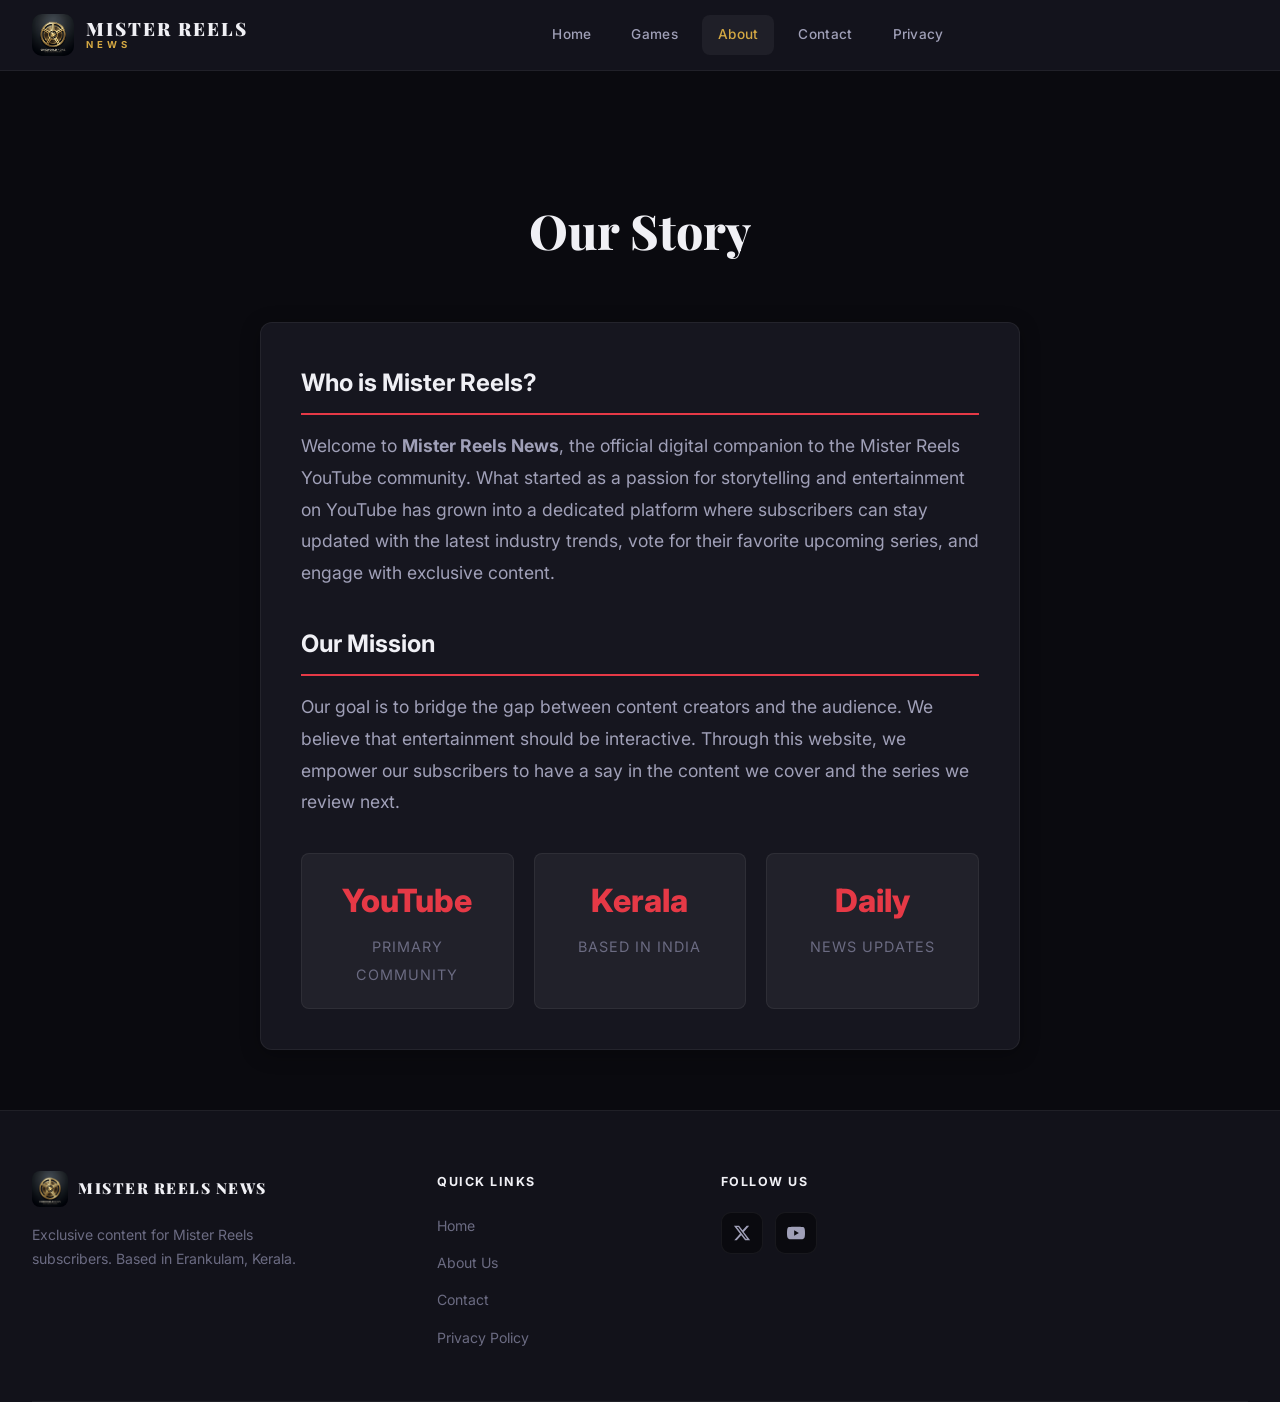
<file: public/about.html>
<!DOCTYPE html>
<html lang="en">

<head>
    <meta charset="UTF-8">
    <meta name="viewport" content="width=device-width, initial-scale=1.0">
    <meta name="description" content="About Mister Reels News - Your companion for entertainment and community voting.">
    <title>About Us - Mister Reels News</title>
    <link rel="icon" type="image/png" href="images/logo.png">
    <link rel="preconnect" href="https://fonts.googleapis.com">
    <link rel="preconnect" href="https://fonts.gstatic.com" crossorigin>
    <link
        href="https://fonts.googleapis.com/css2?family=Inter:wght@300;400;500;600;700;800;900&family=Playfair+Display:wght@700;800;900&display=swap"
        rel="stylesheet">
    <link rel="stylesheet" href="styles.css">
    <style>
        body {
            background: var(--bg-primary);
            color: var(--text-primary);
        }
        
        .about-page {
            max-width: 800px;
            margin: 0 auto;
            padding: 120px 20px 60px;
        }
        
        .about-header {
            text-align: center;
            margin-bottom: 50px;
        }
        
        .about-header h1 {
            font-family: 'Playfair Display', serif;
            font-size: 3rem;
            font-weight: 800;
            color: var(--text-primary);
            margin-bottom: 15px;
        }
        
        .about-content {
            background: var(--bg-card);
            border-radius: 12px;
            padding: 40px;
            box-shadow: 0 4px 20px rgba(0, 0, 0, 0.3);
            border: 1px solid var(--border-subtle);
        }
        
        .about-section {
            margin-bottom: 35px;
        }
        
        .about-section h2 {
            font-family: 'Inter', sans-serif;
            font-size: 1.5rem;
            font-weight: 700;
            color: var(--text-primary);
            margin-bottom: 15px;
            padding-bottom: 10px;
            border-bottom: 2px solid var(--accent-red);
        }
        
        .about-section p {
            font-size: 1.1rem;
            line-height: 1.8;
            color: var(--text-secondary);
        }

        .stats-grid {
            display: grid;
            grid-template-columns: repeat(auto-fit, minmax(200px, 1fr));
            gap: 20px;
            margin-top: 30px;
        }

        .stat-card {
            background: rgba(255, 255, 255, 0.05);
            padding: 20px;
            border-radius: 8px;
            text-align: center;
            border: 1px solid var(--border-subtle);
        }

        .stat-number {
            display: block;
            font-size: 2rem;
            font-weight: 800;
            color: var(--accent-red);
            margin-bottom: 5px;
        }

        .stat-label {
            font-size: 0.9rem;
            color: var(--text-muted);
            text-transform: uppercase;
            letter-spacing: 1px;
        }
        
        @media (max-width: 768px) {
            .about-page {
                padding: 100px 15px 40px;
            }
            .about-header h1 { font-size: 2.5rem; }
            .about-content { padding: 25px; }
        }
    </style>
</head>

<body>
    <!-- Navigation -->
    <header class="main-header scrolled" id="main-header">
        <div class="header-container">
            <a href="index.html" class="logo">
                <img src="images/logo.png" alt="Mister Reels Logo" class="logo-img">
                <div class="logo-text">
                    <span class="logo-name">MISTER REELS</span>
                    <span class="logo-tagline">NEWS</span>
                </div>
            </a>
            <nav class="main-nav" id="main-nav">
                <a href="index.html" class="nav-link">Home</a>
                <a href="games.html" class="nav-link">Games</a>
                <a href="about.html" class="nav-link active">About</a>
                <a href="contact.html" class="nav-link">Contact</a>
                <a href="privacy.html" class="nav-link">Privacy</a>
            </nav>
            <div class="header-actions">
                <button type="button" class="menu-toggle" id="menu-toggle" aria-label="Toggle menu">
                    <span></span><span></span><span></span>
                </button>
            </div>
        </div>
    </header>

     <main class="about-page">
         <div class="about-header">
             <h1>Our Story</h1>
        </div>

        <div class="about-content">
            <div class="about-section">
                <h2>Who is Mister Reels?</h2>
                <p>Welcome to <strong>Mister Reels News</strong>, the official digital companion to the Mister Reels YouTube community. What started as a passion for storytelling and entertainment on YouTube has grown into a dedicated platform where subscribers can stay updated with the latest industry trends, vote for their favorite upcoming series, and engage with exclusive content.</p>
            </div>
            
            <div class="about-section">
                <h2>Our Mission</h2>
                <p>Our goal is to bridge the gap between content creators and the audience. We believe that entertainment should be interactive. Through this website, we empower our subscribers to have a say in the content we cover and the series we review next.</p>
            </div>

            <div class="stats-grid">
                <div class="stat-card">
                    <span class="stat-number">YouTube</span>
                    <span class="stat-label">Primary Community</span>
                </div>
                <div class="stat-card">
                    <span class="stat-number">Kerala</span>
                    <span class="stat-label">Based in India</span>
                </div>
                <div class="stat-card">
                    <span class="stat-number">Daily</span>
                    <span class="stat-label">News Updates</span>
                </div>
            </div>
        </div>
    </main>

    <!-- Footer -->
    <footer class="main-footer">
        <div class="footer-container">
            <div class="footer-grid">
                <div class="footer-brand">
                    <div class="footer-logo">
                        <img src="images/logo.png" alt="Mister Reels Logo" class="footer-logo-img">
                        <span class="footer-logo-text">MISTER REELS NEWS</span>
                    </div>
                    <p class="footer-about">Exclusive content for Mister Reels subscribers. Based in Erankulam, Kerala.</p>
                </div>
                <div class="footer-links-section">
                    <h4 class="footer-heading">Quick Links</h4>
                    <ul class="footer-links">
                        <li><a href="index.html">Home</a></li>
                        <li><a href="about.html">About Us</a></li>
                        <li><a href="contact.html">Contact</a></li>
                        <li><a href="privacy.html">Privacy Policy</a></li>
                    </ul>
                </div>
                <div class="footer-links-section">
                    <h4 class="footer-heading">Follow Us</h4>
                    <div class="social-links">
                        <a href="https://x.com/misterreelsnews" class="social-link" aria-label="Twitter">
                            <svg width="18" height="18" viewBox="0 0 24 24" fill="currentColor"><path d="M18.244 2.25h3.308l-7.227 8.26 8.502 11.24H16.17l-5.214-6.817L4.99 21.75H1.68l7.73-8.835L1.254 2.25H8.08l4.713 6.231zm-1.161 17.52h1.833L7.084 4.126H5.117z"/></svg>
                        </a>
                        <a href="https://youtube.com/@misterreels88?si=kf_NVko1CmWI25w8" class="social-link" aria-label="YouTube">
                            <svg width="18" height="18" viewBox="0 0 24 24" fill="currentColor"><path d="M23.498 6.186a3.016 3.016 0 0 0-2.122-2.136C19.505 3.545 12 3.545 12 3.545s-7.505 0-9.377.505A3.017 3.017 0 0 0 .502 6.186C0 8.07 0 12 0 12s0 3.93.502 5.814a3.016 3.016 0 0 0 2.122 2.136c1.871.505 9.376.505 9.376.505s7.505 0 9.377-.505a3.015 3.015 0 0 0 2.122-2.136C24 15.93 24 12 24 12s0-3.93-.502-5.814zM9.545 15.568V8.432L15.818 12l-6.273 3.568z"/></svg>
                        </a>
                    </div>
                </div>
            </div>
        </div>
    </footer>

    <script src="script.js"></script>
</body>

</html>
</file>
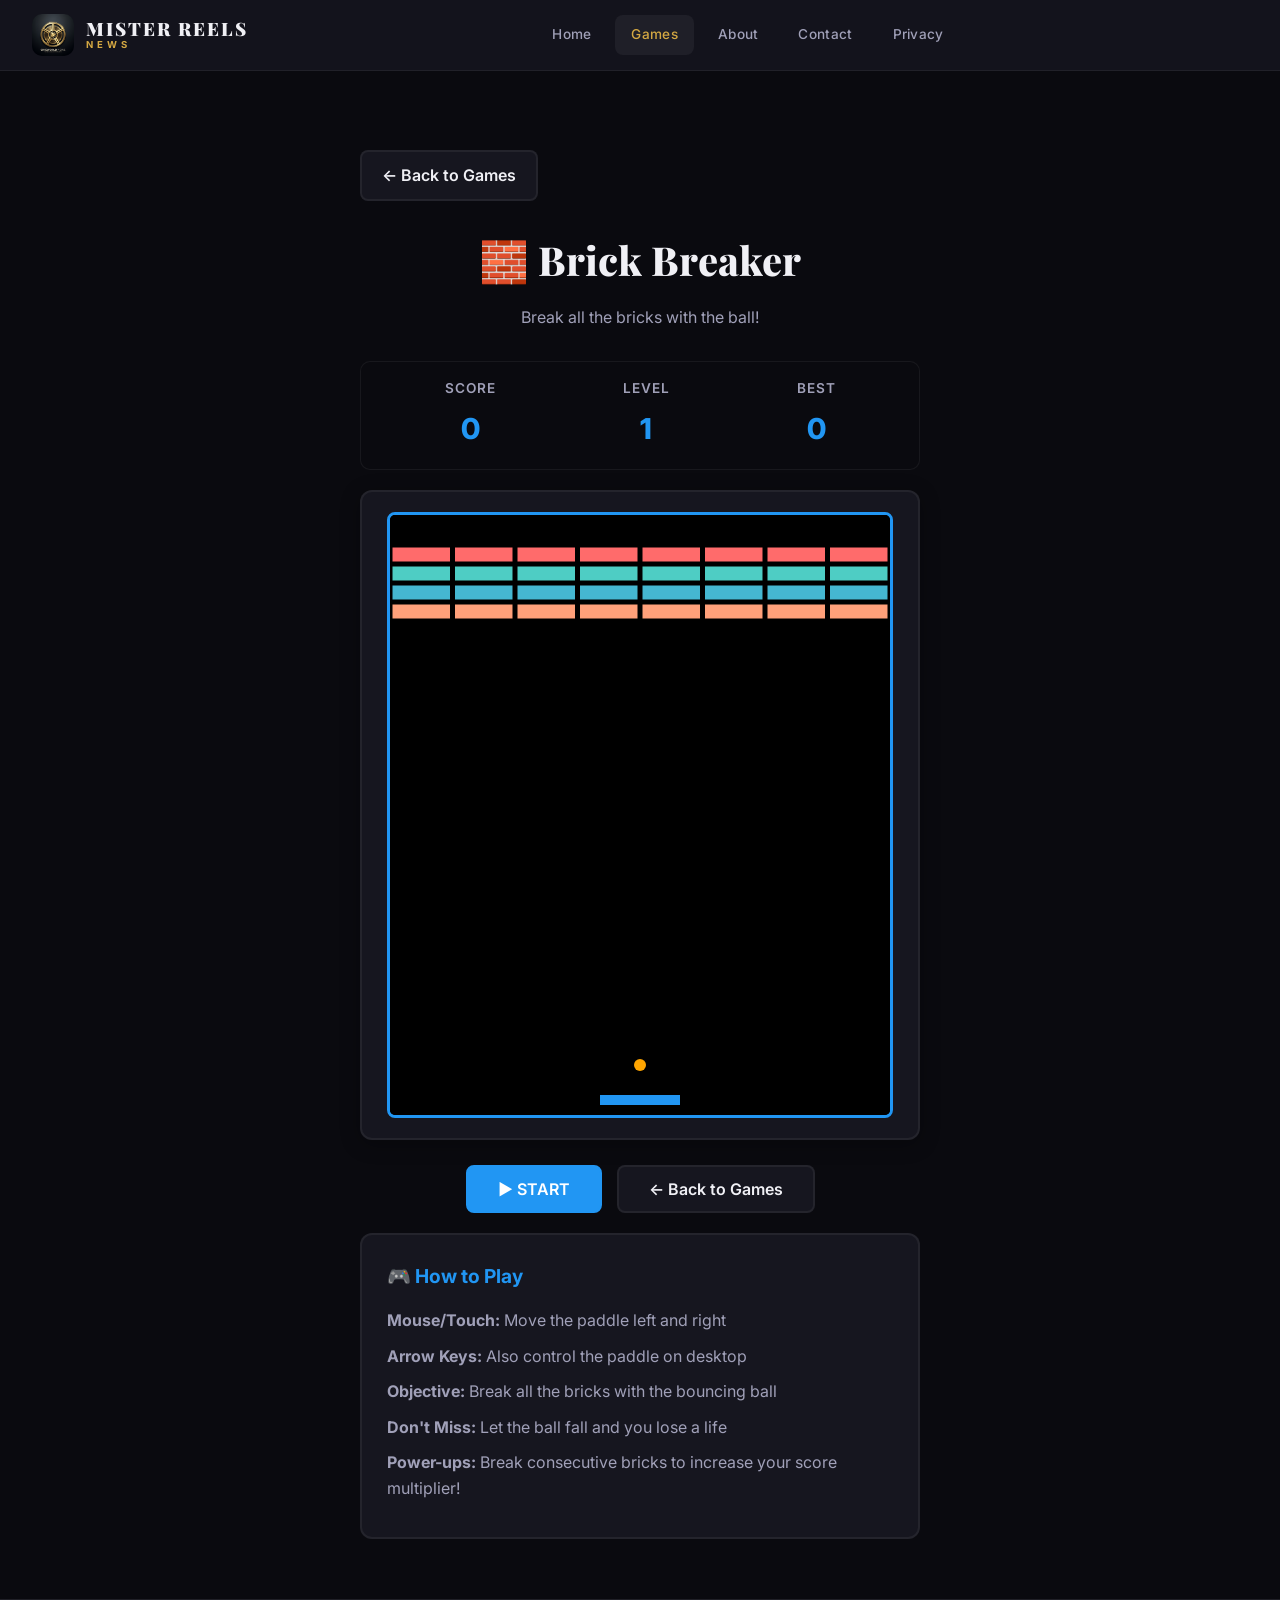
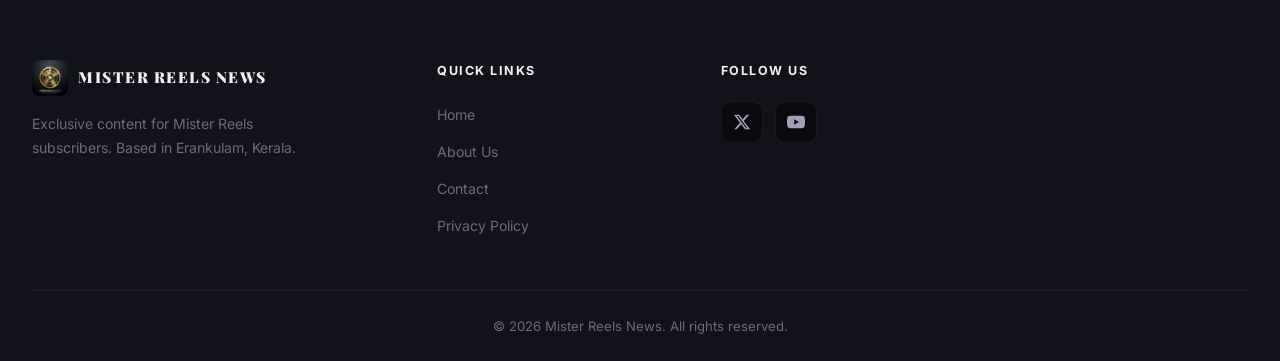
<file: public/brick-breaker.html>
<!DOCTYPE html>
<html lang="en">

<head>
    <meta charset="UTF-8">
    <meta name="viewport" content="width=device-width, initial-scale=1.0">
    <meta name="description" content="Brick Breaker Game - Mister Reels">
    <meta name="keywords" content="games, brick breaker, breakout, mister reels">
    <title>Brick Breaker Game - Mister Reels Games</title>
    <link rel="icon" type="image/png" href="images/logo.png">
    <link rel="preconnect" href="https://fonts.googleapis.com">
    <link rel="preconnect" href="https://fonts.gstatic.com" crossorigin>
    <link href="https://fonts.googleapis.com/css2?family=Inter:wght@300;400;500;600;700;800;900&family=Playfair+Display:wght@700;800;900&display=swap" rel="stylesheet">
    <link rel="stylesheet" href="styles.css">
    <style>
        .game-container {
            max-width: 600px;
            margin: 80px auto 60px;
            padding: 0 20px;
        }

        .game-header {
            text-align: center;
            margin-bottom: 30px;
        }

        .game-header h1 {
            font-family: 'Playfair Display', serif;
            font-size: 2.5rem;
            font-weight: 800;
            color: var(--text-primary);
            margin-bottom: 10px;
        }

        .game-header p {
            color: var(--text-secondary);
            font-size: 1rem;
        }

        .back-to-games {
            display: inline-flex;
            align-items: center;
            gap: 8px;
            padding: 10px 20px;
            background: var(--bg-card);
            color: var(--text-primary);
            border: 2px solid var(--border-subtle);
            border-radius: 8px;
            font-size: 1rem;
            font-weight: 600;
            cursor: pointer;
            margin-bottom: 25px;
            transition: all 0.3s;
            text-decoration: none;
            display: inline-block;
        }

        .back-to-games:hover {
            border-color: #2196F3;
            background: var(--bg-primary);
        }

        .game-canvas-wrapper {
            background: var(--bg-card);
            border-radius: 12px;
            padding: 20px;
            box-shadow: 0 4px 20px rgba(0, 0, 0, 0.3);
            border: 2px solid var(--border-subtle);
            margin-bottom: 25px;
            text-align: center;
        }

        #gameCanvas {
            background: #000;
            border: 3px solid #2196F3;
            border-radius: 8px;
            max-width: 100%;
            display: block;
            margin: 0 auto;
        }

        .game-info-bar {
            display: flex;
            justify-content: space-around;
            align-items: center;
            background: var(--bg-primary);
            padding: 15px 20px;
            border-radius: 10px;
            margin-bottom: 20px;
            border: 1px solid var(--border-subtle);
        }

        .info-item {
            text-align: center;
        }

        .info-label {
            font-size: 0.85rem;
            color: var(--text-secondary);
            text-transform: uppercase;
            letter-spacing: 1px;
            margin-bottom: 5px;
            font-weight: 600;
        }

        .info-value {
            font-size: 1.8rem;
            font-weight: 800;
            color: #2196F3;
        }

        .game-controls {
            display: flex;
            justify-content: center;
            gap: 15px;
            margin-bottom: 20px;
            flex-wrap: wrap;
        }

        .btn-control {
            padding: 12px 30px;
            font-size: 1rem;
            border: 2px solid var(--border-subtle);
            border-radius: 8px;
            background: var(--bg-card);
            color: var(--text-primary);
            cursor: pointer;
            font-weight: 600;
            transition: all 0.3s;
        }

        .btn-control:hover {
            border-color: #2196F3;
            background: rgba(33, 150, 243, 0.1);
            color: #2196F3;
        }

        .btn-control.primary {
            background: #2196F3;
            color: white;
            border-color: #2196F3;
        }

        .btn-control.primary:hover {
            background: #1976D2;
        }

        .game-instructions {
            background: var(--bg-card);
            border: 2px solid var(--border-subtle);
            border-radius: 12px;
            padding: 25px;
            margin-bottom: 20px;
        }

        .game-instructions h3 {
            color: #2196F3;
            margin-bottom: 15px;
            font-size: 1.2rem;
        }

        .game-instructions p {
            color: var(--text-secondary);
            margin-bottom: 10px;
            line-height: 1.6;
        }

        .mobile-controls {
            display: none;
            justify-content: center;
            gap: 20px;
            margin-bottom: 20px;
        }

        .mobile-btn {
            padding: 15px 30px;
            font-size: 1.2rem;
            background: #2196F3;
            color: white;
            border: none;
            border-radius: 8px;
            cursor: pointer;
            font-weight: bold;
            transition: all 0.2s;
        }

        .mobile-btn:active {
            transform: scale(0.95);
            background: #1976D2;
        }

        @media (max-width: 600px) {
            .game-container {
                margin-top: 60px;
            }

            .game-header h1 {
                font-size: 1.8rem;
            }

            #gameCanvas {
                max-width: 100%;
                height: auto;
            }

            .game-info-bar {
                flex-direction: column;
                gap: 15px;
            }

            .info-value {
                font-size: 1.5rem;
            }

            .mobile-controls {
                display: flex;
            }
        }
    </style>
</head>

<body>
    <!-- Navigation -->
    <header class="main-header" id="main-header">
        <div class="header-container">
            <a href="index.html" class="logo" id="logo-link">
                <img src="images/logo.png" alt="Mister Reels Logo" class="logo-img">
                <div class="logo-text">
                    <span class="logo-name">MISTER REELS</span>
                    <span class="logo-tagline">NEWS</span>
                </div>
            </a>
            <nav class="main-nav" id="main-nav">
                <a href="index.html" class="nav-link" id="nav-home">Home</a>
                <a href="games.html" class="nav-link active" id="nav-games">Games</a>
                <a href="about.html" class="nav-link">About</a>
                <a href="contact.html" class="nav-link">Contact</a>
                <a href="privacy.html" class="nav-link" id="nav-privacy">Privacy</a>
            </nav>
            <div class="header-actions">
                <button type="button" class="menu-toggle" id="menu-toggle" aria-label="Toggle menu">
                    <span></span><span></span><span></span>
                </button>
            </div>
        </div>
    </header>

    <!-- Game Content -->
    <main class="game-container">
        <a href="games.html" class="back-to-games">← Back to Games</a>

        <div class="game-header">
            <h1>🧱 Brick Breaker</h1>
            <p>Break all the bricks with the ball!</p>
        </div>

        <div class="game-info-bar">
            <div class="info-item">
                <div class="info-label">Score</div>
                <div class="info-value" id="scoreDisplay">0</div>
            </div>
            <div class="info-item">
                <div class="info-label">Level</div>
                <div class="info-value" id="levelDisplay">1</div>
            </div>
            <div class="info-item">
                <div class="info-label">Best</div>
                <div class="info-value" id="bestDisplay">0</div>
            </div>
        </div>

        <div class="game-canvas-wrapper">
            <canvas id="gameCanvas" width="500" height="600"></canvas>
        </div>

        <div class="mobile-controls" id="mobileControls">
            <button class="mobile-btn" onmousedown="moveLeft()" onmouseup="stopMoving()" ontouchstart="moveLeft()" ontouchend="stopMoving()">⬅️ LEFT</button>
            <button class="mobile-btn" onmousedown="moveRight()" onmouseup="stopMoving()" ontouchstart="moveRight()" ontouchend="stopMoving()">➡️ RIGHT</button>
        </div>

        <div class="game-controls">
            <button class="btn-control primary" id="startBtn" onclick="startGame()">▶ START</button>
            <button class="btn-control" id="pauseBtn" onclick="togglePause()" style="display: none;">⏸ PAUSE</button>
            <button class="btn-control" onclick="location.href='games.html'">← Back to Games</button>
        </div>

        <div class="game-instructions">
            <h3>🎮 How to Play</h3>
            <p><strong>Mouse/Touch:</strong> Move the paddle left and right</p>
            <p><strong>Arrow Keys:</strong> Also control the paddle on desktop</p>
            <p><strong>Objective:</strong> Break all the bricks with the bouncing ball</p>
            <p><strong>Don't Miss:</strong> Let the ball fall and you lose a life</p>
            <p><strong>Power-ups:</strong> Break consecutive bricks to increase your score multiplier!</p>
        </div>
    </main>

    <!-- Footer -->
    <footer class="main-footer">
        <div class="footer-container">
            <div class="footer-grid">
                <div class="footer-brand">
                    <div class="footer-logo">
                        <img src="images/logo.png" alt="Mister Reels Logo" class="footer-logo-img">
                        <span class="footer-logo-text">MISTER REELS NEWS</span>
                    </div>
                    <p class="footer-about">Exclusive content for Mister Reels subscribers. Based in Erankulam, Kerala.</p>
                </div>
                <div class="footer-links-section">
                    <h4 class="footer-heading">Quick Links</h4>
                    <ul class="footer-links">
                        <li><a href="index.html">Home</a></li>
                        <li><a href="about.html">About Us</a></li>
                        <li><a href="contact.html">Contact</a></li>
                        <li><a href="privacy.html">Privacy Policy</a></li>
                    </ul>
                </div>
                <div class="footer-links-section">
                    <h4 class="footer-heading">Follow Us</h4>
                    <div class="social-links">
                        <a href="https://x.com/misterreelsnews" class="social-link" aria-label="Twitter">
                            <svg width="18" height="18" viewBox="0 0 24 24" fill="currentColor"><path d="M18.244 2.25h3.308l-7.227 8.26 8.502 11.24H16.17l-5.214-6.817L4.99 21.75H1.68l7.73-8.835L1.254 2.25H8.08l4.713 6.231zm-1.161 17.52h1.833L7.084 4.126H5.117z"/></svg>
                        </a>
                        <a href="https://youtube.com/@misterreels88?si=kf_NVko1CmWI25w8" class="social-link" aria-label="YouTube">
                            <svg width="18" height="18" viewBox="0 0 24 24" fill="currentColor"><path d="M23.498 6.186a3.016 3.016 0 0 0-2.122-2.136C19.505 3.545 12 3.545 12 3.545s-7.505 0-9.377.505A3.017 3.017 0 0 0 .502 6.186C0 8.07 0 12 0 12s0 3.93.502 5.814a3.016 3.016 0 0 0 2.122 2.136c1.871.505 9.376.505 9.376.505s7.505 0 9.377-.505a3.015 3.015 0 0 0 2.122-2.136C24 15.93 24 12 24 12s0-3.93-.502-5.814zM9.545 15.568V8.432L15.818 12l-6.273 3.568z"/></svg>
                        </a>
                    </div>
                </div>
            </div>
        </div>
        <div class="footer-bottom">
            <p>&copy; 2026 Mister Reels News. All rights reserved.</p>
        </div>
    </footer>

    <script>
        // ==================== GAME CONFIG ====================
        const canvas = document.getElementById('gameCanvas');
        const ctx = canvas.getContext('2d');

        let gameRunning = false;
        let gamePaused = false;
        let score = 0;
        let level = 1;
        let bestScore = localStorage.getItem('brickBreakerBest') || 0;
        document.getElementById('bestDisplay').textContent = bestScore;

        // Paddle
        const paddle = {
            x: canvas.width / 2 - 40,
            y: canvas.height - 20,
            width: 80,
            height: 10,
            speed: 6,
            dx: 0
        };

        // Ball
        const ball = {
            x: canvas.width / 2,
            y: canvas.height - 50,
            radius: 6,
            dx: 4,
            dy: -4,
            speed: 4
        };

        // Bricks
        const brickRows = 4;
        const brickCols = 8;
        const brickWidth = canvas.width / brickCols - 4;
        const brickHeight = 15;
        const brickPadding = 2;
        let bricks = [];

        // ==================== HELPER FUNCTIONS ====================
        function createBricks() {
            bricks = [];
            for (let row = 0; row < brickRows; row++) {
                for (let col = 0; col < brickCols; col++) {
                    bricks.push({
                        x: col * (brickWidth + brickPadding * 2) + brickPadding,
                        y: row * (brickHeight + brickPadding * 2) + brickPadding + 30,
                        width: brickWidth,
                        height: brickHeight,
                        active: true,
                        color: ['#FF6B6B', '#4ECDC4', '#45B7D1', '#FFA07A'][row]
                    });
                }
            }
        }

        function startGame() {
            gameRunning = true;
            gamePaused = false;
            score = 0;
            level = 1;
            ball.x = canvas.width / 2;
            ball.y = canvas.height - 50;
            ball.dx = 4;
            ball.dy = -4;
            createBricks();

            document.getElementById('scoreDisplay').textContent = '0';
            document.getElementById('levelDisplay').textContent = '1';
            document.getElementById('startBtn').style.display = 'none';
            document.getElementById('pauseBtn').style.display = 'inline-block';

            gameLoop();
        }

        function togglePause() {
            gamePaused = !gamePaused;
            document.getElementById('pauseBtn').textContent = gamePaused ? '▶ RESUME' : '⏸ PAUSE';
            if (!gamePaused) {
                gameLoop();
            }
        }

        function moveLeft() {
            paddle.dx = -paddle.speed;
        }

        function moveRight() {
            paddle.dx = paddle.speed;
        }

        function stopMoving() {
            paddle.dx = 0;
        }

        function update() {
            // Paddle movement
            paddle.x += paddle.dx;
            if (paddle.x < 0) paddle.x = 0;
            if (paddle.x + paddle.width > canvas.width) paddle.x = canvas.width - paddle.width;

            // Ball physics
            ball.x += ball.dx;
            ball.y += ball.dy;

            // Ball boundaries
            if (ball.x - ball.radius < 0 || ball.x + ball.radius > canvas.width) {
                ball.dx = -ball.dx;
                ball.x = ball.x - ball.radius < 0 ? ball.radius : canvas.width - ball.radius;
            }

            if (ball.y - ball.radius < 0) {
                ball.dy = -ball.dy;
                ball.y = ball.radius;
            }

            // Ball out of bounds
            if (ball.y - ball.radius > canvas.height) {
                endGame();
                return;
            }

            // Paddle collision
            if (ball.y + ball.radius > paddle.y &&
                ball.x > paddle.x &&
                ball.x < paddle.x + paddle.width &&
                ball.dy > 0) {
                ball.dy = -ball.dy;
                const hitPos = (ball.x - paddle.x) / paddle.width;
                ball.dx = (hitPos - 0.5) * 8;
            }

            // Brick collision
            for (let brick of bricks) {
                if (!brick.active) continue;

                if (ball.x > brick.x &&
                    ball.x < brick.x + brick.width &&
                    ball.y > brick.y &&
                    ball.y < brick.y + brick.height) {
                    ball.dy = -ball.dy;
                    brick.active = false;
                    score += 10 * level;
                    document.getElementById('scoreDisplay').textContent = score;

                    // Check level up
                    const bricksLeft = bricks.filter(b => b.active).length;
                    if (bricksLeft === 0) {
                        levelUp();
                    }
                    break;
                }
            }
        }

        function draw() {
            ctx.fillStyle = '#000';
            ctx.fillRect(0, 0, canvas.width, canvas.height);

            // Paddle
            ctx.fillStyle = '#2196F3';
            ctx.fillRect(paddle.x, paddle.y, paddle.width, paddle.height);

            // Ball
            ctx.fillStyle = '#FFA500';
            ctx.beginPath();
            ctx.arc(ball.x, ball.y, ball.radius, 0, Math.PI * 2);
            ctx.fill();

            // Bricks
            for (let brick of bricks) {
                if (brick.active) {
                    ctx.fillStyle = brick.color;
                    ctx.fillRect(brick.x, brick.y, brick.width, brick.height);
                    ctx.strokeStyle = '#000';
                    ctx.lineWidth = 1;
                    ctx.strokeRect(brick.x, brick.y, brick.width, brick.height);
                }
            }
        }

        function gameLoop() {
            if (gamePaused || !gameRunning) return;

            update();
            draw();
            requestAnimationFrame(gameLoop);
        }

        function levelUp() {
            level++;
            ball.speed += 1;
            ball.dx = ball.dx > 0 ? ball.speed : -ball.speed;
            ball.dy = ball.dy > 0 ? -ball.speed : ball.speed;
            document.getElementById('levelDisplay').textContent = level;
            createBricks();
        }

        function endGame() {
            gameRunning = false;

            if (score > bestScore) {
                bestScore = score;
                localStorage.setItem('brickBreakerBest', bestScore);
                document.getElementById('bestDisplay').textContent = bestScore;
            }

            document.getElementById('pauseBtn').style.display = 'none';
            document.getElementById('startBtn').style.display = 'inline-block';
        }

        // ==================== CONTROLS ====================
        document.addEventListener('mousemove', (e) => {
            if (!gameRunning) return;
            const rect = canvas.getBoundingClientRect();
            const mouseX = e.clientX - rect.left;
            paddle.x = mouseX - paddle.width / 2;
            if (paddle.x < 0) paddle.x = 0;
            if (paddle.x + paddle.width > canvas.width) paddle.x = canvas.width - paddle.width;
        });

        document.addEventListener('touchmove', (e) => {
            if (!gameRunning) return;
            const rect = canvas.getBoundingClientRect();
            const touchX = e.touches[0].clientX - rect.left;
            paddle.x = touchX - paddle.width / 2;
            if (paddle.x < 0) paddle.x = 0;
            if (paddle.x + paddle.width > canvas.width) paddle.x = canvas.width - paddle.width;
        });

        document.addEventListener('keydown', (e) => {
            if (e.key === 'ArrowLeft') moveLeft();
            if (e.key === 'ArrowRight') moveRight();
        });

        document.addEventListener('keyup', (e) => {
            if (e.key === 'ArrowLeft' || e.key === 'ArrowRight') stopMoving();
        });

        // Initial draw
        createBricks();
        draw();
    </script>

    <script src="script.js"></script>
</body>

</html>
</file>
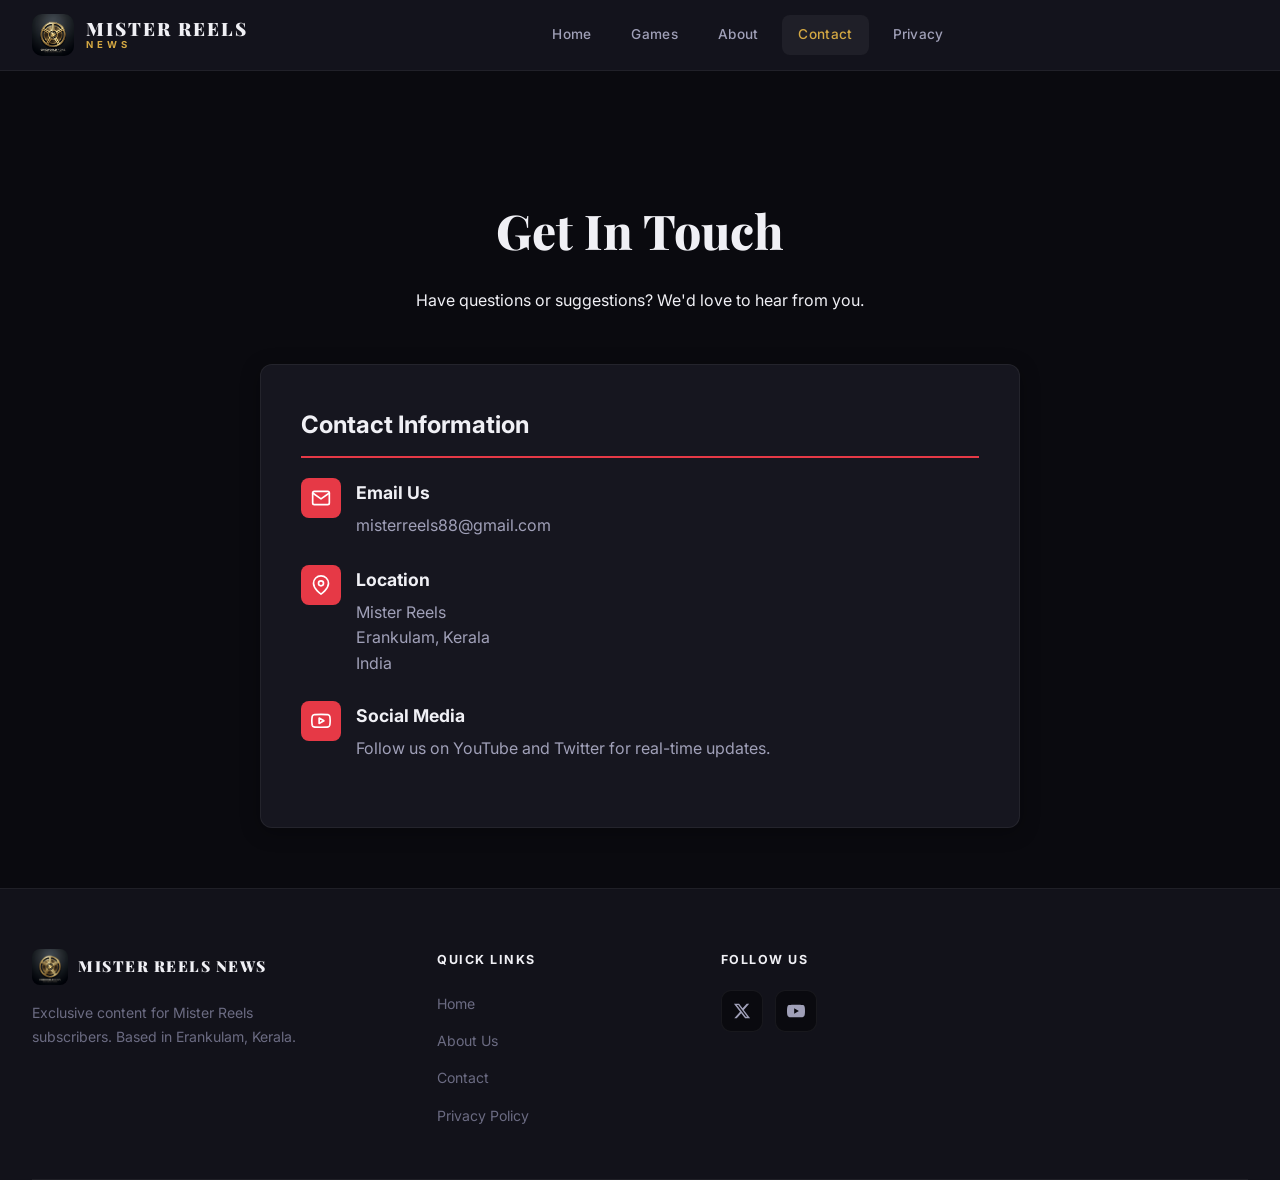
<file: public/contact.html>
<!DOCTYPE html>
<html lang="en">

<head>
    <meta charset="UTF-8">
    <meta name="viewport" content="width=device-width, initial-scale=1.0">
    <meta name="description" content="Contact Mister Reels News - Get in touch with us for inquiries and support.">
    <title>Contact Us - Mister Reels News</title>
    <link rel="icon" type="image/png" href="images/logo.png">
    <link rel="preconnect" href="https://fonts.googleapis.com">
    <link rel="preconnect" href="https://fonts.gstatic.com" crossorigin>
    <link
        href="https://fonts.googleapis.com/css2?family=Inter:wght@300;400;500;600;700;800;900&family=Playfair+Display:wght@700;800;900&display=swap"
        rel="stylesheet">
    <link rel="stylesheet" href="styles.css">
    <style>
        body {
            background: var(--bg-primary);
            color: var(--text-primary);
        }
        
        .contact-page {
            max-width: 800px;
            margin: 0 auto;
            padding: 120px 20px 60px;
        }
        
        .contact-header {
            text-align: center;
            margin-bottom: 50px;
        }
        
        .contact-header h1 {
            font-family: 'Playfair Display', serif;
            font-size: 3rem;
            font-weight: 800;
            color: var(--text-primary);
            margin-bottom: 15px;
        }
        
        .contact-content {
            background: var(--bg-card);
            border-radius: 12px;
            padding: 40px;
            box-shadow: 0 4px 20px rgba(0, 0, 0, 0.3);
            border: 1px solid var(--border-subtle);
        }
        
        .contact-grid {
            display: grid;
            grid-template-columns: repeat(auto-fit, minmax(300px, 1fr));
            gap: 30px;
        }

        .contact-info-section h2 {
            font-family: 'Inter', sans-serif;
            font-size: 1.5rem;
            font-weight: 700;
            color: var(--text-primary);
            margin-bottom: 20px;
            padding-bottom: 10px;
            border-bottom: 2px solid var(--accent-red);
        }

        .contact-method {
            margin-bottom: 25px;
            display: flex;
            align-items: flex-start;
            gap: 15px;
        }

        .contact-icon {
            background: var(--accent-red);
            color: white;
            width: 40px;
            height: 40px;
            border-radius: 8px;
            display: flex;
            align-items: center;
            justify-content: center;
            flex-shrink: 0;
        }

        .contact-text h3 {
            font-size: 1.1rem;
            margin-bottom: 5px;
            color: var(--text-primary);
        }

        .contact-text p, .contact-text a {
            font-size: 1rem;
            color: var(--text-secondary);
            text-decoration: none;
            line-height: 1.6;
        }

        .contact-text a:hover {
            color: var(--accent-red);
        }

        @media (max-width: 768px) {
            .contact-page {
                padding: 100px 15px 40px;
            }
            .contact-header h1 { font-size: 2.5rem; }
            .contact-content { padding: 25px; }
        }
    </style>
</head>

<body>
    <!-- Navigation -->
    <header class="main-header scrolled" id="main-header">
        <div class="header-container">
            <a href="index.html" class="logo">
                <img src="images/logo.png" alt="Mister Reels Logo" class="logo-img">
                <div class="logo-text">
                    <span class="logo-name">MISTER REELS</span>
                    <span class="logo-tagline">NEWS</span>
                </div>
            </a>
            <nav class="main-nav" id="main-nav">
                <a href="index.html" class="nav-link">Home</a>
                <a href="games.html" class="nav-link">Games</a>
                <a href="about.html" class="nav-link">About</a>
                <a href="contact.html" class="nav-link active">Contact</a>
                <a href="privacy.html" class="nav-link">Privacy</a>
            </nav>
            <div class="header-actions">
                <button type="button" class="menu-toggle" id="menu-toggle" aria-label="Toggle menu">
                    <span></span><span></span><span></span>
                </button>
            </div>
        </div>
    </header>

     <main class="contact-page">
         <div class="contact-header">
             <h1>Get In Touch</h1>
             <p>Have questions or suggestions? We'd love to hear from you.</p>
        </div>

        <div class="contact-content">
            <div class="contact-grid">
                <div class="contact-info-section">
                    <h2>Contact Information</h2>
                    
                    <div class="contact-method">
                        <div class="contact-icon">
                            <svg width="20" height="20" viewBox="0 0 24 24" fill="none" stroke="currentColor" stroke-width="2" stroke-linecap="round" stroke-linejoin="round"><path d="M4 4h16c1.1 0 2 .9 2 2v12c0 1.1-.9 2-2 2H4c-1.1 0-2-.9-2-2V6c0-1.1.9-2 2-2z"/><polyline points="22,6 12,13 2,6"/></svg>
                        </div>
                        <div class="contact-text">
                            <h3>Email Us</h3>
                            <a href="mailto:misterreels88@gmail.com">misterreels88@gmail.com</a>
                        </div>
                    </div>

                    <div class="contact-method">
                        <div class="contact-icon">
                            <svg width="20" height="20" viewBox="0 0 24 24" fill="none" stroke="currentColor" stroke-width="2" stroke-linecap="round" stroke-linejoin="round"><path d="M21 10c0 7-9 13-9 13s-9-6-9-13a9 9 0 0 1 18 0z"/><circle cx="12" cy="10" r="3"/></svg>
                        </div>
                        <div class="contact-text">
                            <h3>Location</h3>
                            <p>Mister Reels<br>Erankulam, Kerala<br>India</p>
                        </div>
                    </div>

                    <div class="contact-method">
                        <div class="contact-icon">
                            <svg width="20" height="20" viewBox="0 0 24 24" fill="none" stroke="currentColor" stroke-width="2" stroke-linecap="round" stroke-linejoin="round"><path d="M22.54 6.42a2.78 2.78 0 0 0-1.94-2C18.88 4 12 4 12 4s-6.88 0-8.6.46a2.78 2.78 0 0 0-1.94 2A29 29 0 0 0 1 11.75a29 29 0 0 0 .46 5.33A2.78 2.78 0 0 0 3.4 19c1.72.46 8.6.46 8.6.46s6.88 0 8.6-.46a2.78 2.78 0 0 0 1.94-2 29 29 0 0 0 .46-5.25 29 29 0 0 0-.46-5.33z"/><polygon points="9.75 15.02 15.5 11.75 9.75 8.48 9.75 15.02"/></svg>
                        </div>
                        <div class="contact-text">
                            <h3>Social Media</h3>
                            <p>Follow us on YouTube and Twitter for real-time updates.</p>
                        </div>
                    </div>
                </div>
            </div>
        </div>
    </main>

    <!-- Footer -->
    <footer class="main-footer">
        <div class="footer-container">
            <div class="footer-grid">
                <div class="footer-brand">
                    <div class="footer-logo">
                        <img src="images/logo.png" alt="Mister Reels Logo" class="footer-logo-img">
                        <span class="footer-logo-text">MISTER REELS NEWS</span>
                    </div>
                    <p class="footer-about">Exclusive content for Mister Reels subscribers. Based in Erankulam, Kerala.</p>
                </div>
                <div class="footer-links-section">
                    <h4 class="footer-heading">Quick Links</h4>
                    <ul class="footer-links">
                        <li><a href="index.html">Home</a></li>
                        <li><a href="about.html">About Us</a></li>
                        <li><a href="contact.html">Contact</a></li>
                        <li><a href="privacy.html">Privacy Policy</a></li>
                    </ul>
                </div>
                <div class="footer-links-section">
                    <h4 class="footer-heading">Follow Us</h4>
                    <div class="social-links">
                        <a href="https://x.com/misterreelsnews" class="social-link" aria-label="Twitter">
                            <svg width="18" height="18" viewBox="0 0 24 24" fill="currentColor"><path d="M18.244 2.25h3.308l-7.227 8.26 8.502 11.24H16.17l-5.214-6.817L4.99 21.75H1.68l7.73-8.835L1.254 2.25H8.08l4.713 6.231zm-1.161 17.52h1.833L7.084 4.126H5.117z"/></svg>
                        </a>
                        <a href="https://youtube.com/@misterreels88?si=kf_NVko1CmWI25w8" class="social-link" aria-label="YouTube">
                            <svg width="18" height="18" viewBox="0 0 24 24" fill="currentColor"><path d="M23.498 6.186a3.016 3.016 0 0 0-2.122-2.136C19.505 3.545 12 3.545 12 3.545s-7.505 0-9.377.505A3.017 3.017 0 0 0 .502 6.186C0 8.07 0 12 0 12s0 3.93.502 5.814a3.016 3.016 0 0 0 2.122 2.136c1.871.505 9.376.505 9.376.505s7.505 0 9.377-.505a3.015 3.015 0 0 0 2.122-2.136C24 15.93 24 12 24 12s0-3.93-.502-5.814zM9.545 15.568V8.432L15.818 12l-6.273 3.568z"/></svg>
                        </a>
                    </div>
                </div>
            </div>
        </div>
    </footer>

    <script src="script.js"></script>
</body>

</html>
</file>
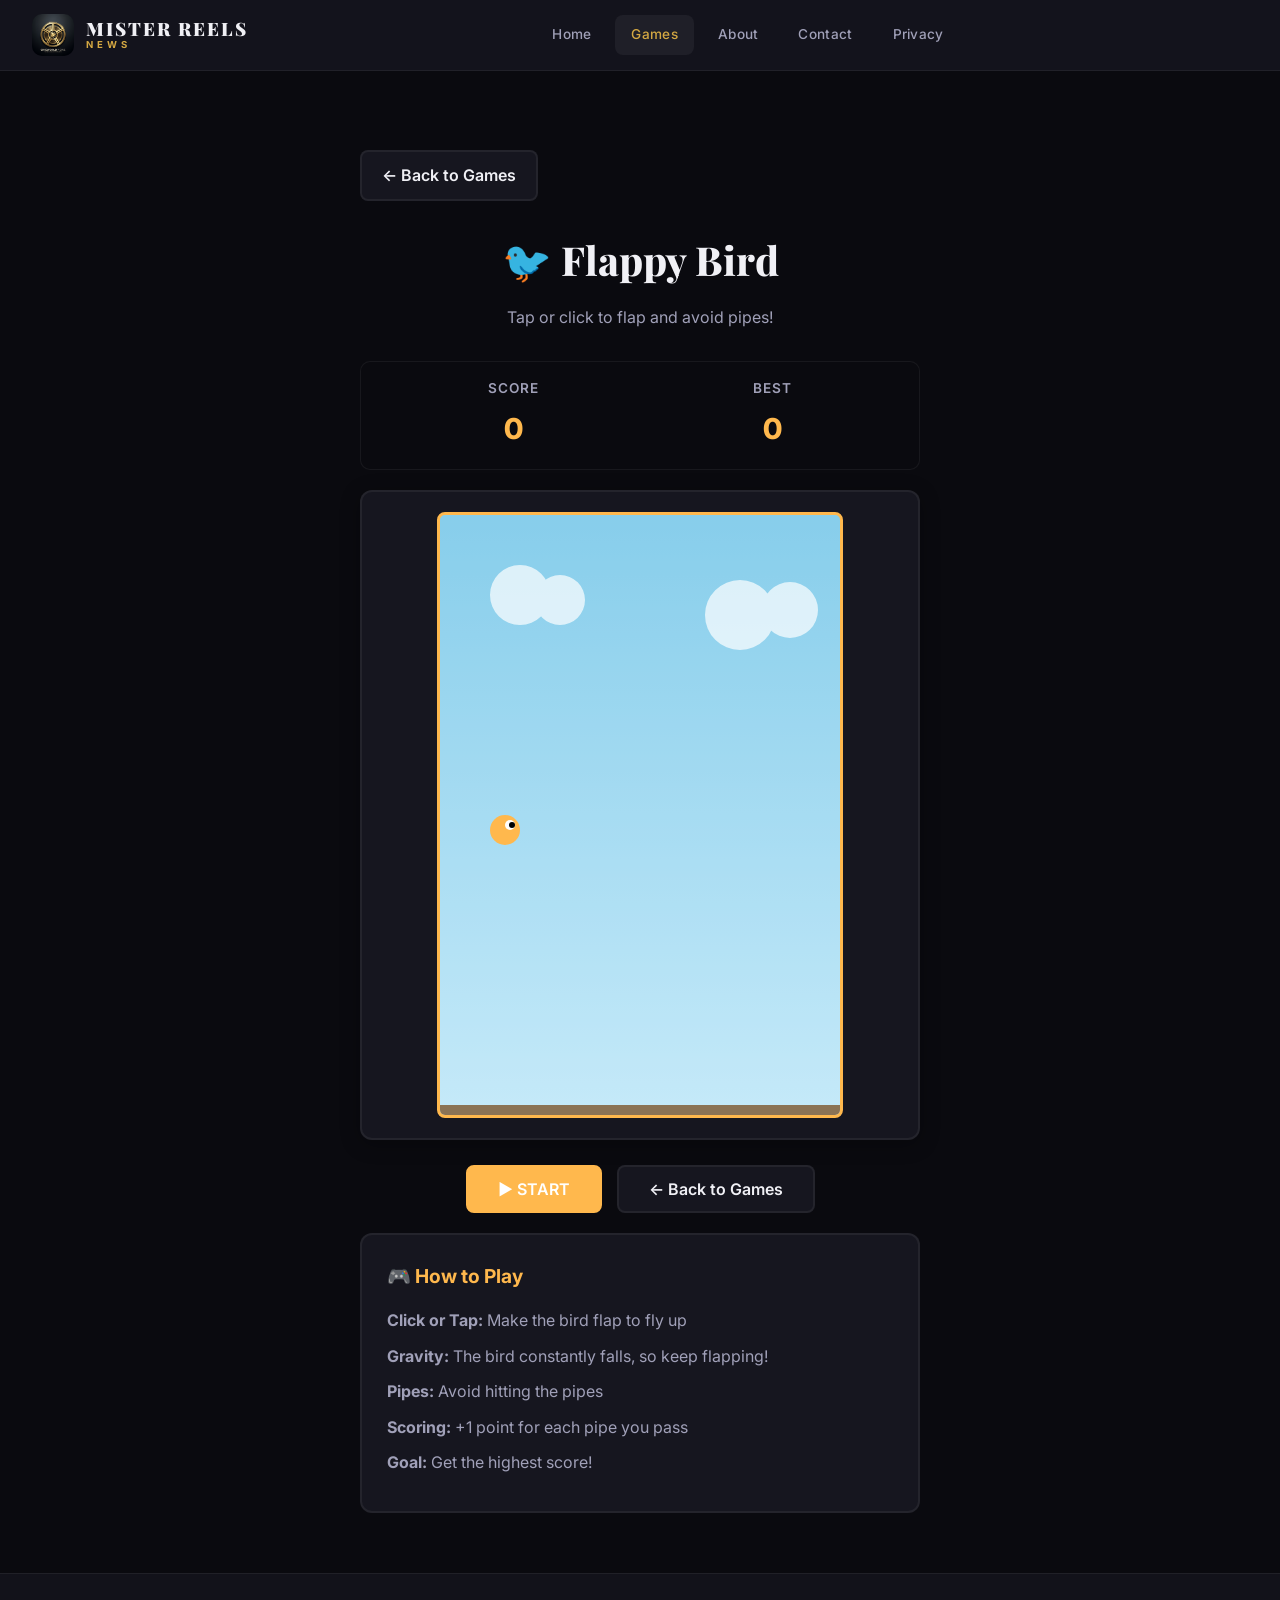
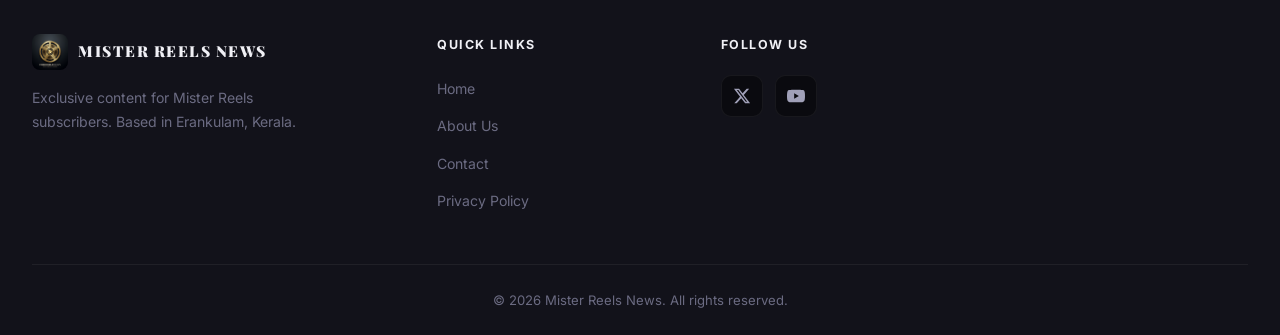
<file: public/flappy-bird.html>
<!DOCTYPE html>
<html lang="en">

<head>
    <meta charset="UTF-8">
    <meta name="viewport" content="width=device-width, initial-scale=1.0">
    <meta name="description" content="Flappy Bird Style Game - Mister Reels">
    <meta name="keywords" content="games, flappy bird, mister reels">
    <title>Flappy Bird Game - Mister Reels Games</title>
    <link rel="icon" type="image/png" href="images/logo.png">
    <link rel="preconnect" href="https://fonts.googleapis.com">
    <link rel="preconnect" href="https://fonts.gstatic.com" crossorigin>
    <link href="https://fonts.googleapis.com/css2?family=Inter:wght@300;400;500;600;700;800;900&family=Playfair+Display:wght@700;800;900&display=swap" rel="stylesheet">
    <link rel="stylesheet" href="styles.css">
    <style>
        .game-container {
            max-width: 600px;
            margin: 80px auto 60px;
            padding: 0 20px;
        }

        .game-header {
            text-align: center;
            margin-bottom: 30px;
        }

        .game-header h1 {
            font-family: 'Playfair Display', serif;
            font-size: 2.5rem;
            font-weight: 800;
            color: var(--text-primary);
            margin-bottom: 10px;
        }

        .game-header p {
            color: var(--text-secondary);
            font-size: 1rem;
        }

        .back-to-games {
            display: inline-flex;
            align-items: center;
            gap: 8px;
            padding: 10px 20px;
            background: var(--bg-card);
            color: var(--text-primary);
            border: 2px solid var(--border-subtle);
            border-radius: 8px;
            font-size: 1rem;
            font-weight: 600;
            cursor: pointer;
            margin-bottom: 25px;
            transition: all 0.3s;
            text-decoration: none;
            display: inline-block;
        }

        .back-to-games:hover {
            border-color: #FFB84D;
            background: var(--bg-primary);
        }

        .game-canvas-wrapper {
            background: var(--bg-card);
            border-radius: 12px;
            padding: 20px;
            box-shadow: 0 4px 20px rgba(0, 0, 0, 0.3);
            border: 2px solid var(--border-subtle);
            margin-bottom: 25px;
            text-align: center;
        }

        #gameCanvas {
            background: linear-gradient(to bottom, #87CEEB 0%, #E0F6FF 100%);
            border: 3px solid #FFB84D;
            border-radius: 8px;
            max-width: 100%;
            display: block;
            margin: 0 auto;
        }

        .game-info-bar {
            display: flex;
            justify-content: space-around;
            align-items: center;
            background: var(--bg-primary);
            padding: 15px 20px;
            border-radius: 10px;
            margin-bottom: 20px;
            border: 1px solid var(--border-subtle);
        }

        .info-item {
            text-align: center;
        }

        .info-label {
            font-size: 0.85rem;
            color: var(--text-secondary);
            text-transform: uppercase;
            letter-spacing: 1px;
            margin-bottom: 5px;
            font-weight: 600;
        }

        .info-value {
            font-size: 1.8rem;
            font-weight: 800;
            color: #FFB84D;
        }

        .game-controls {
            display: flex;
            justify-content: center;
            gap: 15px;
            margin-bottom: 20px;
            flex-wrap: wrap;
        }

        .btn-control {
            padding: 12px 30px;
            font-size: 1rem;
            border: 2px solid var(--border-subtle);
            border-radius: 8px;
            background: var(--bg-card);
            color: var(--text-primary);
            cursor: pointer;
            font-weight: 600;
            transition: all 0.3s;
        }

        .btn-control:hover {
            border-color: #FFB84D;
            background: rgba(255, 184, 77, 0.1);
            color: #FFB84D;
        }

        .btn-control.primary {
            background: #FFB84D;
            color: white;
            border-color: #FFB84D;
        }

        .btn-control.primary:hover {
            background: #FF9800;
        }

        .game-instructions {
            background: var(--bg-card);
            border: 2px solid var(--border-subtle);
            border-radius: 12px;
            padding: 25px;
            margin-bottom: 20px;
        }

        .game-instructions h3 {
            color: #FFB84D;
            margin-bottom: 15px;
            font-size: 1.2rem;
        }

        .game-instructions p {
            color: var(--text-secondary);
            margin-bottom: 10px;
            line-height: 1.6;
        }

        @media (max-width: 600px) {
            .game-container {
                margin-top: 60px;
            }

            .game-header h1 {
                font-size: 1.8rem;
            }

            #gameCanvas {
                max-width: 100%;
                height: auto;
            }

            .game-info-bar {
                flex-direction: column;
                gap: 15px;
            }

            .info-value {
                font-size: 1.5rem;
            }
        }
    </style>
</head>

<body>
    <!-- Navigation -->
    <header class="main-header" id="main-header">
        <div class="header-container">
            <a href="index.html" class="logo" id="logo-link">
                <img src="images/logo.png" alt="Mister Reels Logo" class="logo-img">
                <div class="logo-text">
                    <span class="logo-name">MISTER REELS</span>
                    <span class="logo-tagline">NEWS</span>
                </div>
            </a>
            <nav class="main-nav" id="main-nav">
                <a href="index.html" class="nav-link" id="nav-home">Home</a>
                <a href="games.html" class="nav-link active" id="nav-games">Games</a>
                <a href="about.html" class="nav-link">About</a>
                <a href="contact.html" class="nav-link">Contact</a>
                <a href="privacy.html" class="nav-link" id="nav-privacy">Privacy</a>
            </nav>
            <div class="header-actions">
                <button type="button" class="menu-toggle" id="menu-toggle" aria-label="Toggle menu">
                    <span></span><span></span><span></span>
                </button>
            </div>
        </div>
    </header>

    <!-- Game Content -->
    <main class="game-container">
        <a href="games.html" class="back-to-games">← Back to Games</a>

        <div class="game-header">
            <h1>🐦 Flappy Bird</h1>
            <p>Tap or click to flap and avoid pipes!</p>
        </div>

        <div class="game-info-bar">
            <div class="info-item">
                <div class="info-label">Score</div>
                <div class="info-value" id="scoreDisplay">0</div>
            </div>
            <div class="info-item">
                <div class="info-label">Best</div>
                <div class="info-value" id="bestDisplay">0</div>
            </div>
        </div>

        <div class="game-canvas-wrapper">
            <canvas id="gameCanvas" width="400" height="600"></canvas>
        </div>

        <div class="game-controls">
            <button class="btn-control primary" id="startBtn" onclick="startGame()">▶ START</button>
            <button class="btn-control" id="pauseBtn" onclick="togglePause()" style="display: none;">⏸ PAUSE</button>
            <button class="btn-control" onclick="location.href='games.html'">← Back to Games</button>
        </div>

        <div class="game-instructions">
            <h3>🎮 How to Play</h3>
            <p><strong>Click or Tap:</strong> Make the bird flap to fly up</p>
            <p><strong>Gravity:</strong> The bird constantly falls, so keep flapping!</p>
            <p><strong>Pipes:</strong> Avoid hitting the pipes</p>
            <p><strong>Scoring:</strong> +1 point for each pipe you pass</p>
            <p><strong>Goal:</strong> Get the highest score!</p>
        </div>
    </main>

    <!-- Footer -->
    <footer class="main-footer">
        <div class="footer-container">
            <div class="footer-grid">
                <div class="footer-brand">
                    <div class="footer-logo">
                        <img src="images/logo.png" alt="Mister Reels Logo" class="footer-logo-img">
                        <span class="footer-logo-text">MISTER REELS NEWS</span>
                    </div>
                    <p class="footer-about">Exclusive content for Mister Reels subscribers. Based in Erankulam, Kerala.</p>
                </div>
                <div class="footer-links-section">
                    <h4 class="footer-heading">Quick Links</h4>
                    <ul class="footer-links">
                        <li><a href="index.html">Home</a></li>
                        <li><a href="about.html">About Us</a></li>
                        <li><a href="contact.html">Contact</a></li>
                        <li><a href="privacy.html">Privacy Policy</a></li>
                    </ul>
                </div>
                <div class="footer-links-section">
                    <h4 class="footer-heading">Follow Us</h4>
                    <div class="social-links">
                        <a href="https://x.com/misterreelsnews" class="social-link" aria-label="Twitter">
                            <svg width="18" height="18" viewBox="0 0 24 24" fill="currentColor"><path d="M18.244 2.25h3.308l-7.227 8.26 8.502 11.24H16.17l-5.214-6.817L4.99 21.75H1.68l7.73-8.835L1.254 2.25H8.08l4.713 6.231zm-1.161 17.52h1.833L7.084 4.126H5.117z"/></svg>
                        </a>
                        <a href="https://youtube.com/@misterreels88?si=kf_NVko1CmWI25w8" class="social-link" aria-label="YouTube">
                            <svg width="18" height="18" viewBox="0 0 24 24" fill="currentColor"><path d="M23.498 6.186a3.016 3.016 0 0 0-2.122-2.136C19.505 3.545 12 3.545 12 3.545s-7.505 0-9.377.505A3.017 3.017 0 0 0 .502 6.186C0 8.07 0 12 0 12s0 3.93.502 5.814a3.016 3.016 0 0 0 2.122 2.136c1.871.505 9.376.505 9.376.505s7.505 0 9.377-.505a3.015 3.015 0 0 0 2.122-2.136C24 15.93 24 12 24 12s0-3.93-.502-5.814zM9.545 15.568V8.432L15.818 12l-6.273 3.568z"/></svg>
                        </a>
                    </div>
                </div>
            </div>
        </div>
        <div class="footer-bottom">
            <p>&copy; 2026 Mister Reels News. All rights reserved.</p>
        </div>
    </footer>

    <script>
        // ==================== GAME CONFIG ====================
        const canvas = document.getElementById('gameCanvas');
        const ctx = canvas.getContext('2d');

        let gameRunning = false;
        let gamePaused = false;
        let score = 0;
        let bestScore = localStorage.getItem('flappyBestScore') || 0;
        document.getElementById('bestDisplay').textContent = bestScore;

        // Bird
        const bird = {
            x: 50,
            y: canvas.height / 2,
            width: 30,
            height: 30,
            velocity: 0,
            gravity: 0.5,
            flap: -10
        };

        // Pipes
        let pipes = [];
        const pipeGap = 120;
        const pipeWidth = 60;
        let pipeDelay = 0;
        const pipeInterval = 120;

        // ==================== HELPER FUNCTIONS ====================
        function generatePipe() {
            const minHeight = 50;
            const maxHeight = canvas.height - pipeGap - 50;
            const topHeight = Math.random() * (maxHeight - minHeight) + minHeight;

            pipes.push({
                x: canvas.width,
                topHeight: topHeight,
                bottomY: topHeight + pipeGap,
                passed: false
            });
        }

        function startGame() {
            gameRunning = true;
            gamePaused = false;
            score = 0;
            bird.y = canvas.height / 2;
            bird.velocity = 0;
            pipes = [];
            pipeDelay = 0;

            document.getElementById('scoreDisplay').textContent = '0';
            document.getElementById('startBtn').style.display = 'none';
            document.getElementById('pauseBtn').style.display = 'inline-block';

            gameLoop();
        }

        function togglePause() {
            gamePaused = !gamePaused;
            document.getElementById('pauseBtn').textContent = gamePaused ? '▶ RESUME' : '⏸ PAUSE';
            if (!gamePaused) {
                gameLoop();
            }
        }

        function flapBird() {
            if (gameRunning && !gamePaused) {
                bird.velocity = bird.flap;
            } else if (!gameRunning) {
                startGame();
            }
        }

        function update() {
            // Bird physics
            bird.velocity += bird.gravity;
            bird.y += bird.velocity;

            // Boundaries
            if (bird.y + bird.height > canvas.height || bird.y < 0) {
                endGame();
                return;
            }

            // Pipe generation
            pipeDelay++;
            if (pipeDelay > pipeInterval) {
                generatePipe();
                pipeDelay = 0;
            }

            // Update pipes
            for (let i = pipes.length - 1; i >= 0; i--) {
                pipes[i].x -= 5;

                // Check collision
                if (bird.x < pipes[i].x + pipeWidth &&
                    bird.x + bird.width > pipes[i].x &&
                    (bird.y < pipes[i].topHeight || bird.y + bird.height > pipes[i].bottomY)) {
                    endGame();
                    return;
                }

                // Score
                if (!pipes[i].passed && bird.x > pipes[i].x + pipeWidth) {
                    pipes[i].passed = true;
                    score++;
                    document.getElementById('scoreDisplay').textContent = score;
                }

                // Remove off-screen pipes
                if (pipes[i].x < -pipeWidth) {
                    pipes.splice(i, 1);
                }
            }
        }

        function draw() {
            // Background
            ctx.fillStyle = 'rgba(135, 206, 235, 0.3)';
            ctx.fillRect(0, 0, canvas.width, canvas.height);

            // Clouds
            ctx.fillStyle = 'rgba(255, 255, 255, 0.7)';
            ctx.beginPath();
            ctx.arc(80, 80, 30, 0, Math.PI * 2);
            ctx.arc(120, 85, 25, 0, Math.PI * 2);
            ctx.fill();

            ctx.beginPath();
            ctx.arc(300, 100, 35, 0, Math.PI * 2);
            ctx.arc(350, 95, 28, 0, Math.PI * 2);
            ctx.fill();

            // Bird
            ctx.fillStyle = '#FFB84D';
            ctx.beginPath();
            ctx.arc(bird.x + bird.width / 2, bird.y + bird.height / 2, bird.width / 2, 0, Math.PI * 2);
            ctx.fill();

            // Bird eye
            ctx.fillStyle = 'white';
            ctx.beginPath();
            ctx.arc(bird.x + 20, bird.y + 10, 5, 0, Math.PI * 2);
            ctx.fill();

            ctx.fillStyle = 'black';
            ctx.beginPath();
            ctx.arc(bird.x + 22, bird.y + 10, 3, 0, Math.PI * 2);
            ctx.fill();

            // Pipes
            ctx.fillStyle = '#4CAF50';
            for (let pipe of pipes) {
                // Top pipe
                ctx.fillRect(pipe.x, 0, pipeWidth, pipe.topHeight);
                // Bottom pipe
                ctx.fillRect(pipe.x, pipe.bottomY, pipeWidth, canvas.height - pipe.bottomY);
            }

            // Ground
            ctx.fillStyle = '#8B7355';
            ctx.fillRect(0, canvas.height - 10, canvas.width, 10);
        }

        function gameLoop() {
            if (gamePaused || !gameRunning) return;

            update();
            draw();
            requestAnimationFrame(gameLoop);
        }

        function endGame() {
            gameRunning = false;

            if (score > bestScore) {
                bestScore = score;
                localStorage.setItem('flappyBestScore', bestScore);
                document.getElementById('bestDisplay').textContent = bestScore;
            }

            document.getElementById('pauseBtn').style.display = 'none';
            document.getElementById('startBtn').style.display = 'inline-block';
        }

        // ==================== CONTROLS ====================
        document.addEventListener('click', flapBird);
        document.addEventListener('touchstart', flapBird);
        document.addEventListener('keydown', (e) => {
            if (e.key === ' ') {
                e.preventDefault();
                flapBird();
            }
        });

        // Initial draw
        draw();
    </script>

    <script src="script.js"></script>
</body>

</html>
</file>
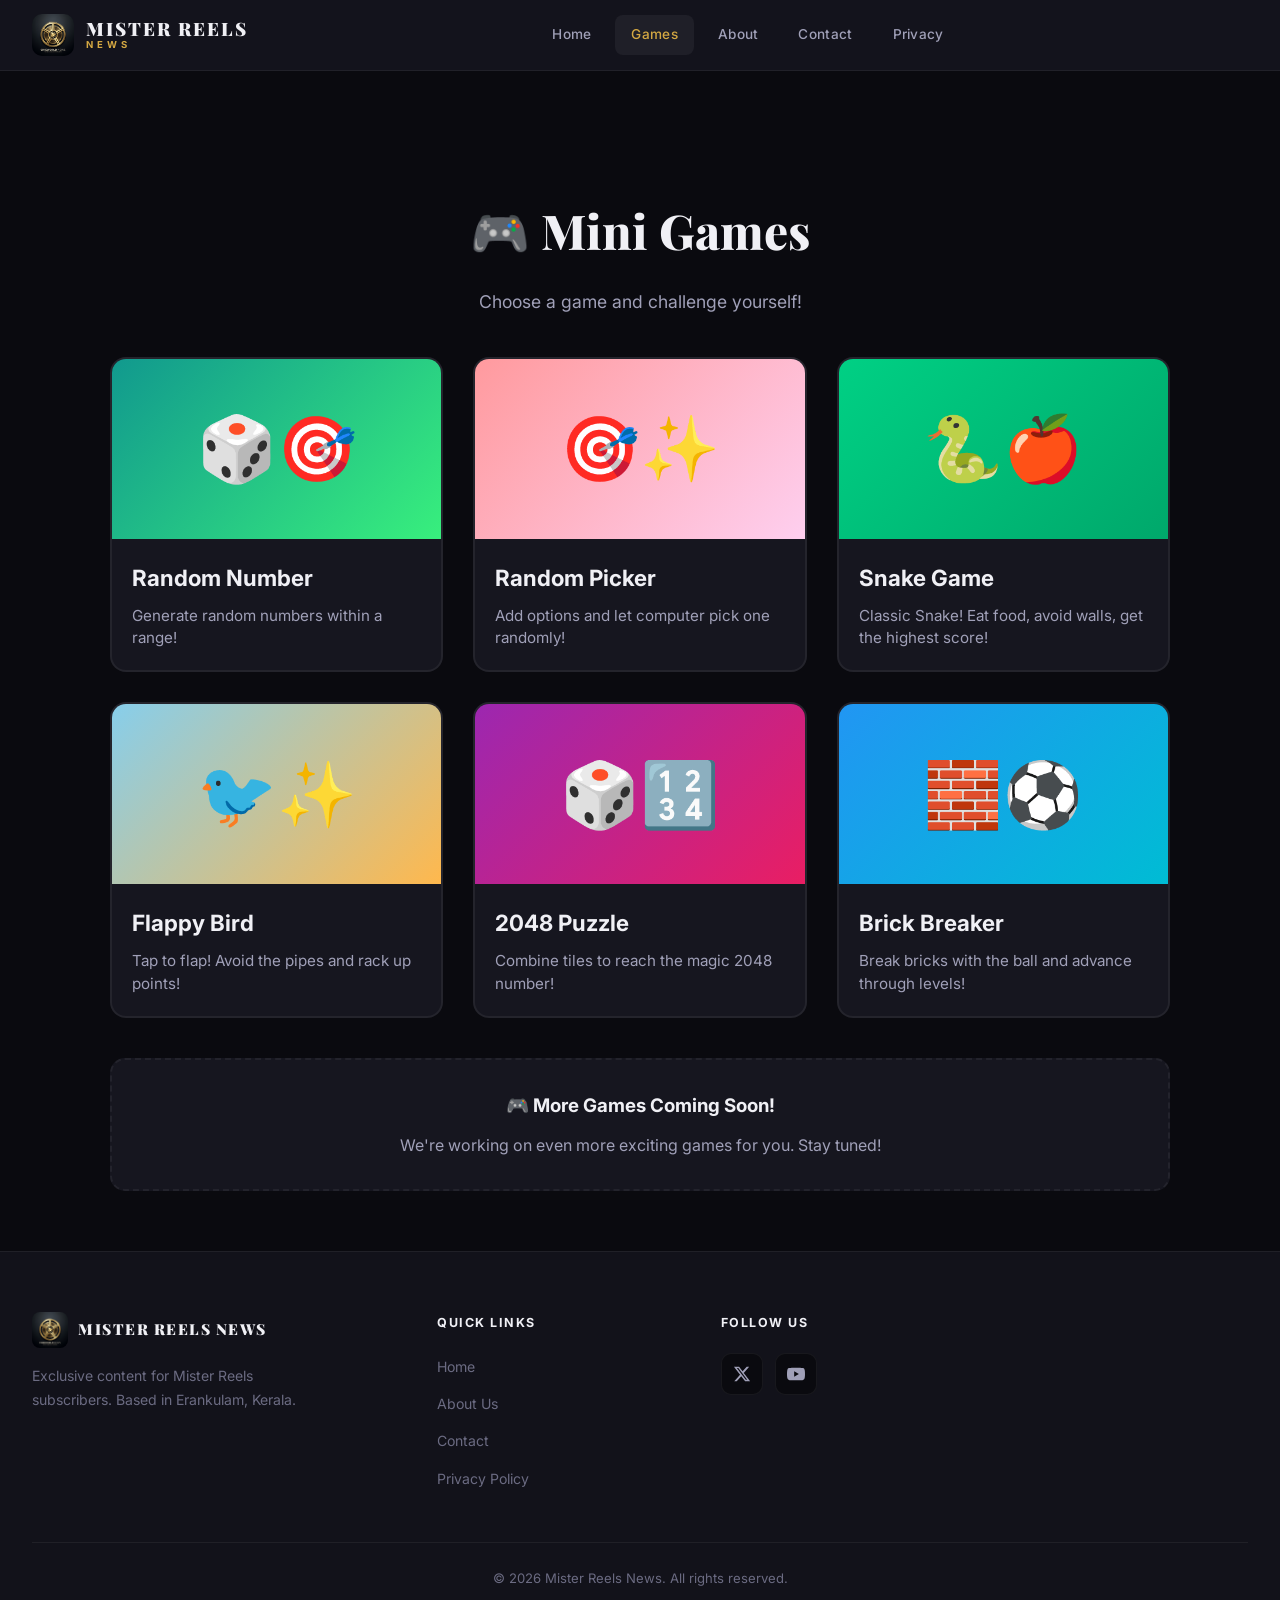
<file: public/games.html>
<!DOCTYPE html>
<html lang="en">

<head>
    <meta charset="UTF-8">
    <meta name="viewport" content="width=device-width, initial-scale=1.0">
    <meta name="description" content="Games - Mister Reels News">
    <meta name="keywords" content="games, random number, random picker, snake game, mister reels">
    <meta name="author" content="Mister Reels News">
    <title>Games - Mister Reels News</title>
    <link rel="icon" type="image/png" href="images/logo.png">
    <link rel="preconnect" href="https://fonts.googleapis.com">
    <link rel="preconnect" href="https://fonts.gstatic.com" crossorigin>
    <link
        href="https://fonts.googleapis.com/css2?family=Inter:wght@300;400;500;600;700;800;900&family=Playfair+Display:wght@700;800;900&display=swap"
        rel="stylesheet">
    <link rel="stylesheet" href="styles.css">
    <style>
        body {
            background: var(--bg-primary);
            color: var(--text-primary);
        }
        
        .games-page {
            max-width: 1100px;
            margin: 0 auto;
            padding: 120px 20px 60px;
        }
        
        .games-header {
            text-align: center;
            margin-bottom: 40px;
        }
        
        .games-header h1 {
            font-family: 'Playfair Display', serif;
            font-size: 3rem;
            font-weight: 800;
            color: var(--text-primary);
            margin-bottom: 15px;
        }
        
        .games-header p {
            color: var(--text-secondary);
            font-size: 1.1rem;
        }
        
        .name-input-section {
            display: none;
        }
        
        .back-btn {
            display: inline-flex;
            align-items: center;
            gap: 8px;
            padding: 10px 20px;
            background: var(--bg-card);
            color: var(--text-primary);
            border: 2px solid var(--border-subtle);
            border-radius: 8px;
            font-size: 1rem;
            font-weight: 600;
            cursor: pointer;
            margin-bottom: 25px;
            transition: all 0.3s;
        }
        
        .back-btn:hover {
            border-color: var(--accent-red);
            background: var(--bg-primary);
        }
        
        .games-grid {
            display: grid;
            grid-template-columns: repeat(auto-fit, minmax(280px, 1fr));
            gap: 30px;
            margin-top: 20px;
        }
        
        .game-card {
            background: var(--bg-card);
            border-radius: 16px;
            overflow: hidden;
            border: 2px solid var(--border-subtle);
            cursor: pointer;
            transition: all 0.3s;
        }
        
        .game-card:hover {
            transform: translateY(-8px);
            border-color: var(--accent-red);
            box-shadow: 0 15px 40px rgba(0, 0, 0, 0.4);
        }
        
        .game-thumbnail {
            width: 100%;
            height: 180px;
            background: linear-gradient(135deg, #1a1a2e 0%, #16213e 100%);
            display: flex;
            align-items: center;
            justify-content: center;
            font-size: 4rem;
        }
        
        .game-info {
            padding: 20px;
        }
        
        .game-info h3 {
            font-size: 1.4rem;
            font-weight: 700;
            color: var(--text-primary);
            margin-bottom: 8px;
        }
        
        .game-info p {
            color: var(--text-secondary);
            font-size: 0.95rem;
            line-height: 1.5;
        }
        
        .game-container {
            display: none;
            background: var(--bg-card);
            border-radius: 12px;
            padding: 40px;
            box-shadow: 0 4px 20px rgba(0, 0, 0, 0.3);
            border: 1px solid var(--border-subtle);
        }
        
        .game-container.active {
            display: block;
        }
        
        .calc-game-header {
            text-align: center;
            margin-bottom: 30px;
        }
        
        .calc-game-header h2 {
            font-size: 1.8rem;
            color: var(--text-primary);
            margin-bottom: 15px;
        }
        
        .question-display {
            text-align: center;
            padding: 30px;
            background: var(--bg-primary);
            border-radius: 12px;
            margin-bottom: 30px;
        }
        
        .submit-answer-btn {
            padding: 15px 35px;
            font-size: 1.1rem;
            font-weight: 700;
            background: var(--accent-red);
            color: white;
            border: none;
            border-radius: 10px;
            cursor: pointer;
            transition: all 0.3s;
        }
        
        .submit-answer-btn:hover {
            background: #c62828;
            transform: translateY(-2px);
        }
        
        .calc-result {
            text-align: center;
            font-size: 1.3rem;
            font-weight: 600;
            padding: 15px;
            border-radius: 8px;
            margin-bottom: 20px;
        }
        
        .calc-result.correct {
            background: rgba(76, 175, 80, 0.2);
            color: #4CAF50;
        }
        
        .calc-result.wrong {
            background: rgba(198, 40, 40, 0.2);
            color: #ef5350;
        }
        
        .calc-result.info {
            background: var(--bg-primary);
            color: var(--text-secondary);
        }
        
        @media (max-width: 768px) {
            .games-page { padding: 100px 15px 40px; }
            .games-header h1 { font-size: 2rem; }
        }
    </style>
</head>

<body>
    <header class="main-header" id="main-header">
        <div class="header-container">
            <a href="index.html" class="logo" id="logo-link">
                <img src="images/logo.png" alt="Mister Reels Logo" class="logo-img">
                <div class="logo-text">
                    <span class="logo-name">MISTER REELS</span>
                    <span class="logo-tagline">NEWS</span>
                </div>
            </a>
            <nav class="main-nav" id="main-nav">
                <a href="index.html" class="nav-link" id="nav-home">Home</a>
                <a href="games.html" class="nav-link active" id="nav-games">Games</a>
                <a href="about.html" class="nav-link">About</a>
                <a href="contact.html" class="nav-link">Contact</a>
                <a href="privacy.html" class="nav-link" id="nav-privacy">Privacy</a>
            </nav>
            <div class="header-actions">
                <button type="button" class="menu-toggle" id="menu-toggle" aria-label="Toggle menu">
                    <span></span><span></span><span></span>
                </button>
            </div>
        </div>
    </header>

    <main class="games-page">
        <div class="games-header">
            <h1>🎮 Mini Games</h1>
            <p>Choose a game and challenge yourself!</p>
        </div>
        
        <div class="games-grid" id="gamesGrid">
            <div class="game-card" onclick="openGame('random')">
                <div class="game-thumbnail" style="background: linear-gradient(135deg, #11998e 0%, #38ef7d 100%);">🎲🎯</div>
                <div class="game-info">
                    <h3>Random Number</h3>
                    <p>Generate random numbers within a range!</p>
                </div>
            </div>
            
            <div class="game-card" onclick="openGame('picker')">
                <div class="game-thumbnail" style="background: linear-gradient(135deg, #ff9a9e 0%, #fecfef 100%);">🎯✨</div>
                <div class="game-info">
                    <h3>Random Picker</h3>
                    <p>Add options and let computer pick one randomly!</p>
                </div>
            </div>
            
            <div class="game-card" onclick="openGame('snake')">
                <div class="game-thumbnail" style="background: linear-gradient(135deg, #00d084 0%, #00a86b 100%);">🐍🍎</div>
                <div class="game-info">
                    <h3>Snake Game</h3>
                    <p>Classic Snake! Eat food, avoid walls, get the highest score!</p>
                </div>
            </div>
            
            <div class="game-card" onclick="openGame('flappy')">
                <div class="game-thumbnail" style="background: linear-gradient(135deg, #87CEEB 0%, #FFB84D 100%);">🐦✨</div>
                <div class="game-info">
                    <h3>Flappy Bird</h3>
                    <p>Tap to flap! Avoid the pipes and rack up points!</p>
                </div>
            </div>
            
            <div class="game-card" onclick="openGame('puzzle')">
                <div class="game-thumbnail" style="background: linear-gradient(135deg, #9C27B0 0%, #E91E63 100%);">🎲🔢</div>
                <div class="game-info">
                    <h3>2048 Puzzle</h3>
                    <p>Combine tiles to reach the magic 2048 number!</p>
                </div>
            </div>
            
            <div class="game-card" onclick="openGame('brick')">
                <div class="game-thumbnail" style="background: linear-gradient(135deg, #2196F3 0%, #00BCD4 100%);">🧱⚽</div>
                <div class="game-info">
                    <h3>Brick Breaker</h3>
                    <p>Break bricks with the ball and advance through levels!</p>
                </div>
            </div>
         </div>
          
         <div style="text-align: center; margin-top: 40px; padding: 30px; background: var(--bg-card); border-radius: 15px; border: 2px dashed var(--border-subtle);">
              <h3 style="color: var(--text-primary); margin-bottom: 10px;">🎮 More Games Coming Soon!</h3>
              <p style="color: var(--text-secondary);">We're working on even more exciting games for you. Stay tuned!</p>
          </div>
         
        <div class="game-container" id="randomGame">
            <button class="back-btn" onclick="goBack()">← Back to Games</button>
            
            <div class="calc-game-header">
                <h2>Random Number Generator</h2>
                <p style="color: var(--text-secondary); margin-top: 10px;">Enter a range and generate random numbers!</p>
            </div>
            
            <div class="question-display">
                <div style="margin-bottom: 20px; display: flex; justify-content: center; align-items: center; gap: 15px; flex-wrap: wrap;">
                    <label style="font-weight: 600;">From:</label>
                    <input type="text" id="randomMin" value="1" oninput="this.value = this.value.replace(/[^0-9]/g, '').slice(0,5)" maxlength="5" style="padding: 12px 15px; width: 100px; border: 2px solid var(--border-subtle); border-radius: 8px; background: var(--bg-primary); color: var(--text-primary); font-size: 1.1rem; text-align: center;">
                    <label style="font-weight: 600;">To:</label>
                    <input type="text" id="randomMax" value="100" oninput="this.value = this.value.replace(/[^0-9]/g, '').slice(0,5)" maxlength="5" style="padding: 12px 15px; width: 100px; border: 2px solid var(--border-subtle); border-radius: 8px; background: var(--bg-primary); color: var(--text-primary); font-size: 1.1rem; text-align: center;">
                </div>
                <button class="submit-answer-btn" onclick="generateRandomNumber()">Generate</button>
            </div>
            
            <div class="calc-result info" id="randomResult" style="min-height: 60px;">Enter range above and click Generate!</div>
            
            <div style="text-align: center; margin-top: 20px;">
                <p style="color: var(--text-muted); font-size: 0.9rem;">You can keep generating numbers as long as you want!</p>
            </div>
        </div>
        
        <div class="game-container" id="pickerGame">
            <button class="back-btn" onclick="goBack()">← Back to Games</button>
            
            <div class="calc-game-header">
                <h2>Random Picker</h2>
                <p style="color: var(--text-secondary); margin-top: 10px;">Add options and let the computer pick one!</p>
            </div>
            
            <div class="question-display">
                <div style="margin-bottom: 20px;">
                    <label style="font-weight: 600; display: block; margin-bottom: 15px;">Add Options (max 10):</label>
                    <div id="optionsList" style="display: flex; flex-direction: column; gap: 10px; margin-bottom: 15px;">
                        <div style="display: flex; gap: 10px;">
                            <input type="text" class="option-input" placeholder="Option 1" style="padding: 10px 15px; flex: 1; border: 2px solid var(--border-subtle); border-radius: 8px; background: var(--bg-primary); color: var(--text-primary);">
                            <button onclick="addOption()" style="padding: 10px 15px; background: var(--accent-red); color: white; border: none; border-radius: 8px; cursor: pointer;">+</button>
                        </div>
                    </div>
                </div>
                <button class="submit-answer-btn" onclick="pickRandomOption()">Pick Random!</button>
            </div>
            
            <div class="calc-result info" id="pickerResult" style="min-height: 60px;">Add at least 1 option and click Pick!</div>
            
            <div style="text-align: center; margin-top: 20px;">
                <button onclick="clearOptions()" style="padding: 10px 20px; background: transparent; color: var(--text-secondary); border: 2px solid var(--border-subtle); border-radius: 8px; cursor: pointer;">Clear All Options</button>
            </div>
        </div>
    </main>

    <footer class="main-footer">
        <div class="footer-container">
            <div class="footer-grid">
                <div class="footer-brand">
                    <div class="footer-logo">
                        <img src="images/logo.png" alt="Mister Reels Logo" class="footer-logo-img">
                        <span class="footer-logo-text">MISTER REELS NEWS</span>
                    </div>
                    <p class="footer-about">Exclusive content for Mister Reels subscribers. Based in Erankulam, Kerala.</p>
                </div>
                <div class="footer-links-section">
                    <h4 class="footer-heading">Quick Links</h4>
                    <ul class="footer-links">
                        <li><a href="index.html">Home</a></li>
                        <li><a href="about.html">About Us</a></li>
                        <li><a href="contact.html">Contact</a></li>
                        <li><a href="privacy.html">Privacy Policy</a></li>
                    </ul>
                </div>
                <div class="footer-links-section">
                    <h4 class="footer-heading">Follow Us</h4>
                    <div class="social-links">
                        <a href="https://x.com/misterreelsnews" class="social-link" aria-label="Twitter">
                            <svg width="18" height="18" viewBox="0 0 24 24" fill="currentColor"><path d="M18.244 2.25h3.308l-7.227 8.26 8.502 11.24H16.17l-5.214-6.817L4.99 21.75H1.68l7.73-8.835L1.254 2.25H8.08l4.713 6.231zm-1.161 17.52h1.833L7.084 4.126H5.117z"/></svg>
                        </a>
                        <a href="https://youtube.com/@misterreels88?si=kf_NVko1CmWI25w8" class="social-link" aria-label="YouTube">
                            <svg width="18" height="18" viewBox="0 0 24 24" fill="currentColor"><path d="M23.498 6.186a3.016 3.016 0 0 0-2.122-2.136C19.505 3.545 12 3.545 12 3.545s-7.505 0-9.377.505A3.017 3.017 0 0 0 .502 6.186C0 8.07 0 12 0 12s0 3.93.502 5.814a3.016 3.016 0 0 0 2.122 2.136c1.871.505 9.376.505 9.376.505s7.505 0 9.377-.505a3.015 3.015 0 0 0 2.122-2.136C24 15.93 24 12 24 12s0-3.93-.502-5.814zM9.545 15.568V8.432L15.818 12l-6.273 3.568z"/></svg>
                        </a>
                    </div>
                </div>
            </div>
        </div>
        <div class="footer-bottom">
            <p>&copy; 2026 Mister Reels News. All rights reserved.</p>
        </div>
    </footer>

    <script>
        let currentGame = '';
        
        function openGame(game) {
            currentGame = game;
            
            if (game === 'snake') {
                window.location.href = 'snake-game.html';
                return;
            } else if (game === 'flappy') {
                window.location.href = 'flappy-bird.html';
                return;
            } else if (game === 'puzzle') {
                window.location.href = 'puzzle-2048.html';
                return;
            } else if (game === 'brick') {
                window.location.href = 'brick-breaker.html';
                return;
            }
            
            document.getElementById('gamesGrid').style.display = 'none';
            
            if (game === 'random') {
                document.getElementById('randomGame').classList.add('active');
            } else if (game === 'picker') {
                document.getElementById('pickerGame').classList.add('active');
            }
        }
        
        function goBack() {
            currentGame = '';
            document.getElementById('gamesGrid').style.display = 'grid';
            document.getElementById('randomGame').classList.remove('active');
            document.getElementById('pickerGame').classList.remove('active');
        }
        
        function generateRandomNumber() {
            let min = parseInt(document.getElementById('randomMin').value) || 1;
            let max = parseInt(document.getElementById('randomMax').value) || 100;
            
            if (min > 10000) min = 10000;
            if (max > 10000) max = 10000;
            if (min < 1) min = 1;
            if (max < 1) max = 1;
            
            if (min > max) {
                [min, max] = [max, min];
            }
            
            const randomNum = Math.floor(Math.random() * (max - min + 1)) + min;
            
            document.getElementById('randomResult').innerHTML = `<span style="font-size: 2.5rem; font-weight: 800; color: #4CAF50;">${randomNum}</span>`;
            document.getElementById('randomResult').className = 'calc-result correct';
        }
        
        let optionCount = 1;
        
        function addOption() {
            const optionsList = document.getElementById('optionsList');
            const inputs = optionsList.querySelectorAll('.option-input');
            
            if (inputs.length >= 10) {
                document.getElementById('pickerResult').textContent = 'Maximum 10 options allowed!';
                document.getElementById('pickerResult').className = 'calc-result wrong';
                return;
            }
            
            optionCount++;
            const div = document.createElement('div');
            div.style.display = 'flex';
            div.style.gap = '10px';
            div.innerHTML = `
                <input type="text" class="option-input" placeholder="Option ${optionCount}" style="padding: 10px 15px; flex: 1; border: 2px solid var(--border-subtle); border-radius: 8px; background: var(--bg-primary); color: var(--text-primary);">
                <button onclick="removeOption(this)" style="padding: 10px 15px; background: #ef5350; color: white; border: none; border-radius: 8px; cursor: pointer;">×</button>
            `;
            optionsList.appendChild(div);
        }
        
        function removeOption(btn) {
            const optionsList = document.getElementById('optionsList');
            if (optionsList.querySelectorAll('.option-input').length > 1) {
                btn.parentElement.remove();
                updatePlaceholders();
            }
        }
        
        function updatePlaceholders() {
            const inputs = document.querySelectorAll('.option-input');
            inputs.forEach((input, index) => {
                input.placeholder = `Option ${index + 1}`;
            });
        }
        
        function pickRandomOption() {
            const inputs = document.querySelectorAll('.option-input');
            const options = [];
            
            inputs.forEach(input => {
                if (input.value.trim()) {
                    options.push(input.value.trim());
                }
            });
            
            if (options.length === 0) {
                document.getElementById('pickerResult').textContent = 'Please add at least 1 option!';
                document.getElementById('pickerResult').className = 'calc-result wrong';
                return;
            }
            
            const randomIndex = Math.floor(Math.random() * options.length);
            const picked = options[randomIndex];
            
            document.getElementById('pickerResult').innerHTML = `<span style="font-size: 2rem; font-weight: 800; color: #4CAF50;">${picked}</span>`;
            document.getElementById('pickerResult').className = 'calc-result correct';
        }
        
        function clearOptions() {
            const optionsList = document.getElementById('optionsList');
            optionsList.innerHTML = `
                <div style="display: flex; gap: 10px;">
                    <input type="text" class="option-input" placeholder="Option 1" style="padding: 10px 15px; flex: 1; border: 2px solid var(--border-subtle); border-radius: 8px; background: var(--bg-primary); color: var(--text-primary);">
                    <button onclick="addOption()" style="padding: 10px 15px; background: var(--accent-red); color: white; border: none; border-radius: 8px; cursor: pointer;">+</button>
                </div>
            `;
            optionCount = 1;
            document.getElementById('pickerResult').textContent = 'Add at least 1 option and click Pick!';
            document.getElementById('pickerResult').className = 'calc-result info';
        }
    </script>
    
    <script src="script.js"></script>
</body>

</html>
</file>
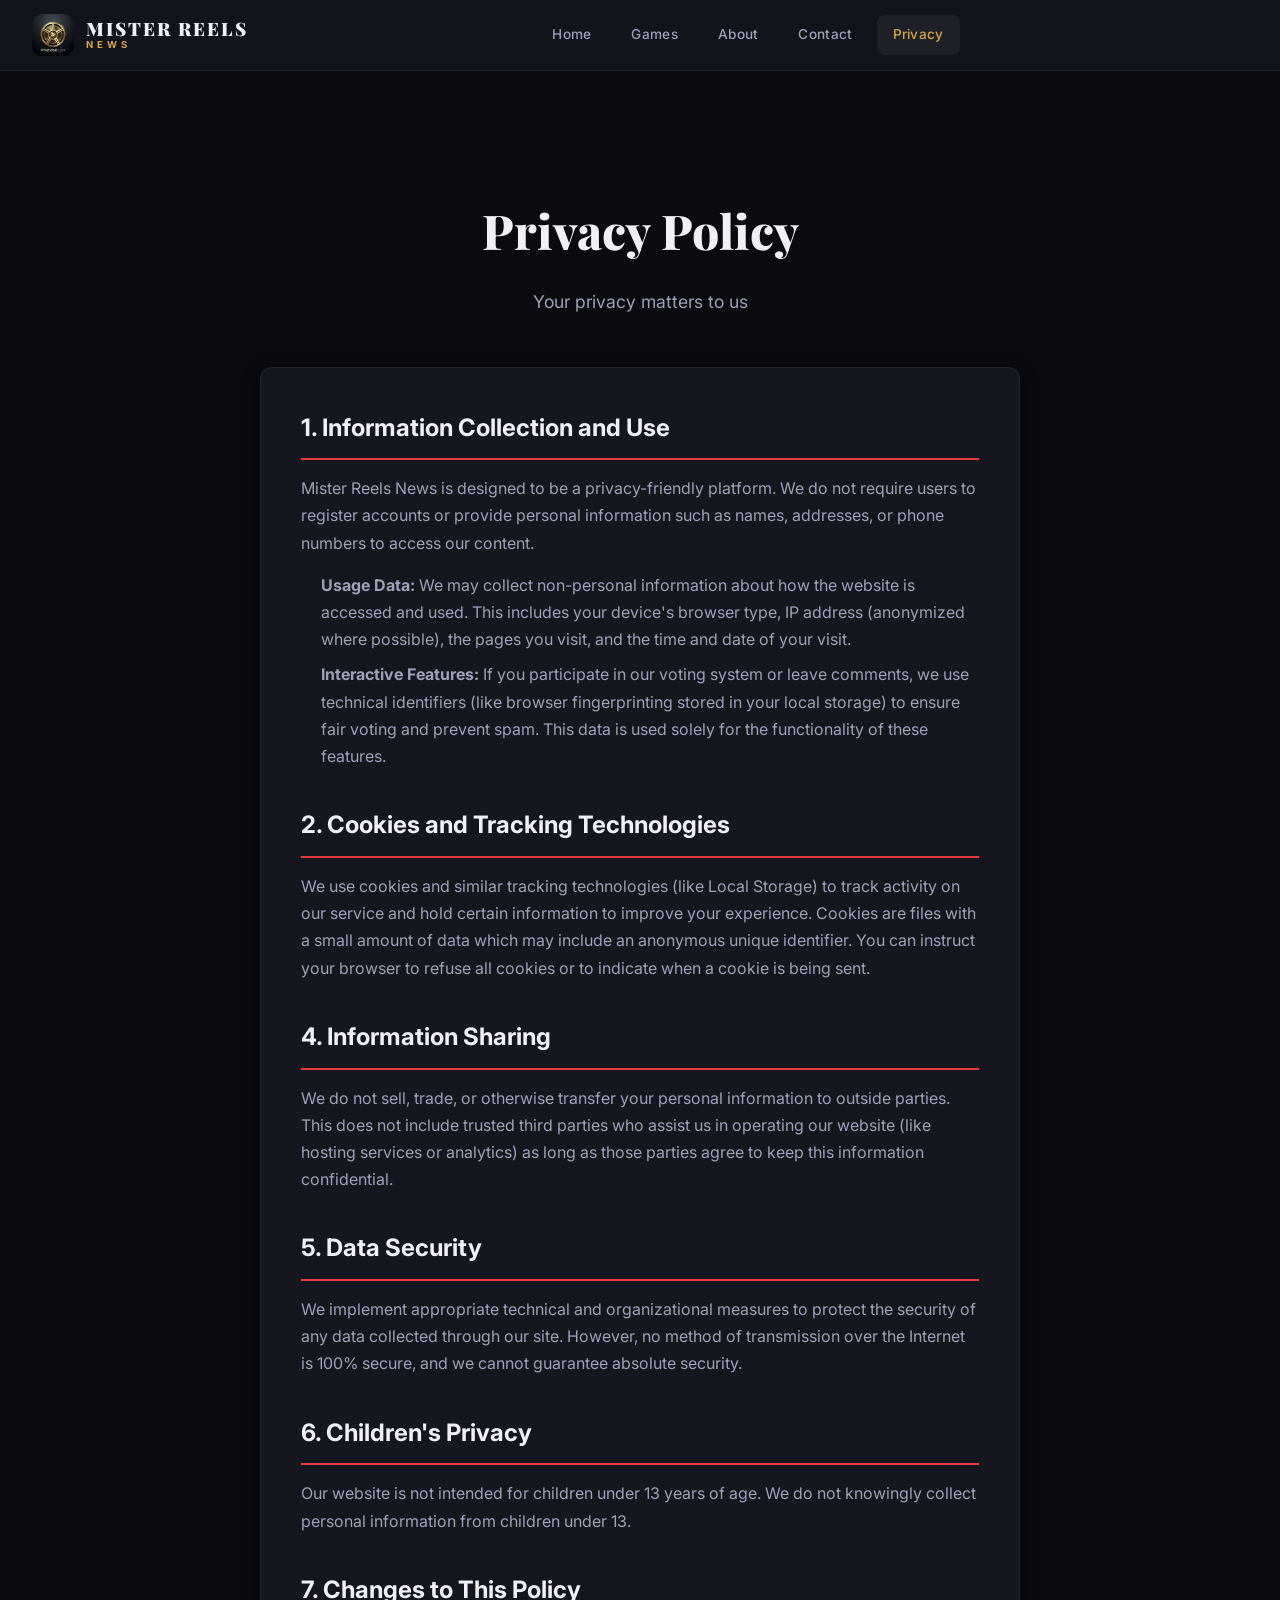
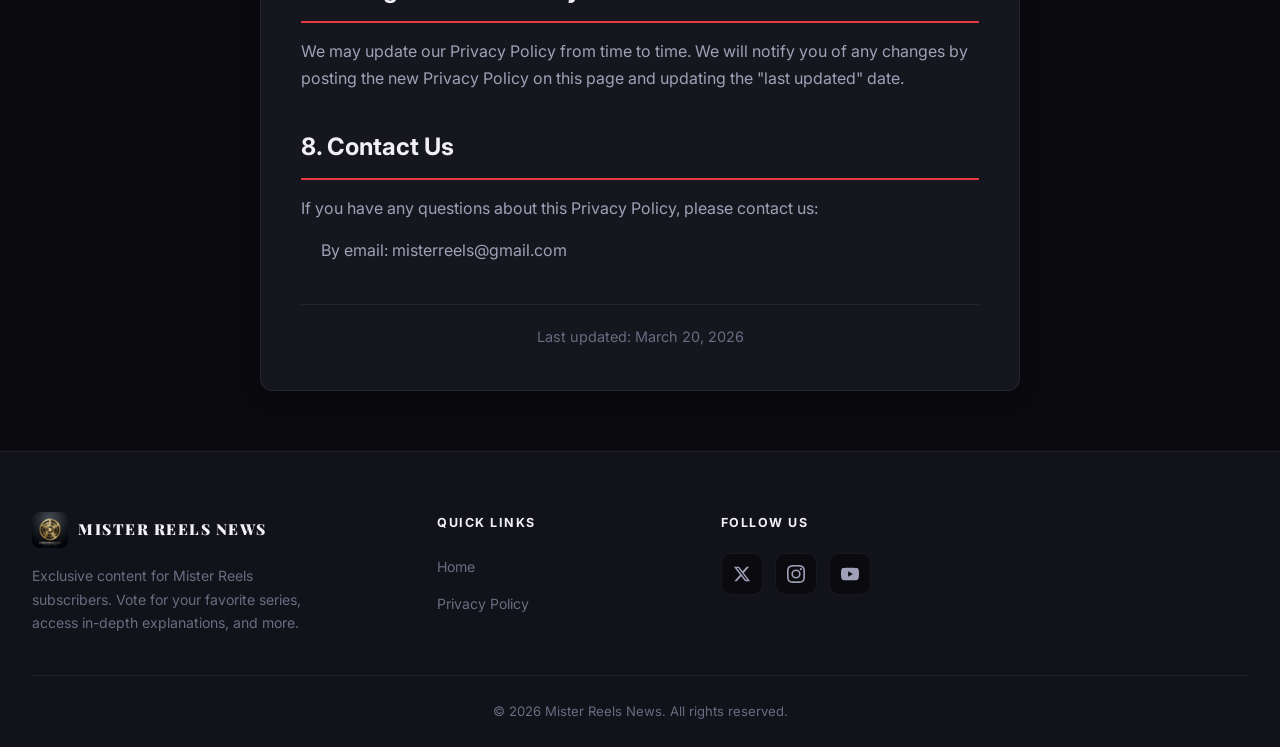
<file: public/privacy.html>
<!DOCTYPE html>
<html lang="en">

<head>
    <meta charset="UTF-8">
    <meta name="viewport" content="width=device-width, initial-scale=1.0">
    <meta name="description" content="Privacy Policy - Mister Reels News">
    <meta name="keywords" content="privacy policy, data protection, mister reels">
    <meta name="author" content="Mister Reels News">
    <title>Privacy Policy - Mister Reels News</title>
    <link rel="icon" type="image/png" href="images/logo.png">
    <link rel="preconnect" href="https://fonts.googleapis.com">
    <link rel="preconnect" href="https://fonts.gstatic.com" crossorigin>
    <link
        href="https://fonts.googleapis.com/css2?family=Inter:wght@300;400;500;600;700;800;900&family=Playfair+Display:wght@700;800;900&display=swap"
        rel="stylesheet">
    <link rel="stylesheet" href="styles.css">
    <style>
        body {
            background: var(--bg-primary);
            color: var(--text-primary);
        }
        
        .privacy-page {
            max-width: 800px;
            margin: 0 auto;
            padding: 120px 20px 60px;
        }
        
        .privacy-header {
            text-align: center;
            margin-bottom: 50px;
        }
        
        .privacy-header h1 {
            font-family: 'Playfair Display', serif;
            font-size: 3rem;
            font-weight: 800;
            color: var(--text-primary);
            margin-bottom: 15px;
        }
        
        .privacy-header p {
            color: var(--text-secondary);
            font-size: 1.1rem;
        }
        
        .privacy-content {
            background: var(--bg-card);
            border-radius: 12px;
            padding: 40px;
            box-shadow: 0 4px 20px rgba(0, 0, 0, 0.3);
            border: 1px solid var(--border-subtle);
        }
        
        .privacy-section {
            margin-bottom: 35px;
        }
        
        .privacy-section:last-child {
            margin-bottom: 0;
        }
        
        .privacy-section h2 {
            font-family: 'Inter', sans-serif;
            font-size: 1.5rem;
            font-weight: 700;
            color: var(--text-primary);
            margin-bottom: 15px;
            padding-bottom: 10px;
            border-bottom: 2px solid var(--accent-red);
        }
        
        .privacy-section p {
            font-size: 1rem;
            line-height: 1.7;
            color: var(--text-secondary);
            margin-bottom: 15px;
        }
        
        .privacy-section ul {
            margin-left: 20px;
            margin-bottom: 15px;
        }
        
        .privacy-section li {
            font-size: 1rem;
            line-height: 1.7;
            color: var(--text-secondary);
            margin-bottom: 8px;
        }
        
        .privacy-section a {
            color: var(--accent-red);
            text-decoration: none;
        }
        
        .privacy-section a:hover {
            text-decoration: underline;
        }
        
        .last-updated {
            text-align: center;
            color: var(--text-muted);
            font-size: 0.9rem;
            margin-top: 40px;
            padding-top: 20px;
            border-top: 1px solid var(--border-subtle);
        }
        
        @media (max-width: 768px) {
            .privacy-page {
                padding: 100px 15px 40px;
            }
            
            .privacy-header h1 {
                font-size: 2rem;
            }
            
            .privacy-content {
                padding: 25px;
            }
            
            .privacy-section h2 {
                font-size: 1.25rem;
            }
        }
    </style>
</head>

<body>

    <!-- Navigation -->
    <header class="main-header" id="main-header">
        <div class="header-container">
            <a href="index.html" class="logo" id="logo-link">
                <img src="images/logo.png" alt="Mister Reels Logo" class="logo-img">
                <div class="logo-text">
                    <span class="logo-name">MISTER REELS</span>
                    <span class="logo-tagline">NEWS</span>
                </div>
            </a>
            <nav class="main-nav" id="main-nav">
                <a href="index.html" class="nav-link" id="nav-home">Home</a>
                <a href="games.html" class="nav-link" id="nav-games">Games</a>
                <a href="about.html" class="nav-link">About</a>
                <a href="contact.html" class="nav-link">Contact</a>
                <a href="privacy.html" class="nav-link active" id="nav-privacy">Privacy</a>
            </nav>
            <div class="header-actions">
                <button type="button" class="menu-toggle" id="menu-toggle" aria-label="Toggle menu">
                    <span></span><span></span><span></span>
                </button>
            </div>
        </div>
    </header>

    <!-- Privacy Policy Content -->
     <main class="privacy-page">
         <div class="privacy-header">
             <h1>Privacy Policy</h1>
             <p>Your privacy matters to us</p>
         </div>

         <div class="privacy-content">
            <div class="privacy-section">
                <h2>1. Information Collection and Use</h2>
                <p>Mister Reels News is designed to be a privacy-friendly platform. We do not require users to register accounts or provide personal information such as names, addresses, or phone numbers to access our content.</p>
                <ul>
                    <li><strong>Usage Data:</strong> We may collect non-personal information about how the website is accessed and used. This includes your device's browser type, IP address (anonymized where possible), the pages you visit, and the time and date of your visit.</li>
                    <li><strong>Interactive Features:</strong> If you participate in our voting system or leave comments, we use technical identifiers (like browser fingerprinting stored in your local storage) to ensure fair voting and prevent spam. This data is used solely for the functionality of these features.</li>
                </ul>
            </div>

            <div class="privacy-section">
                <h2>2. Cookies and Tracking Technologies</h2>
                <p>We use cookies and similar tracking technologies (like Local Storage) to track activity on our service and hold certain information to improve your experience. Cookies are files with a small amount of data which may include an anonymous unique identifier. You can instruct your browser to refuse all cookies or to indicate when a cookie is being sent.</p>
            </div>
            
            <div class="privacy-section">
                <h2>4. Information Sharing</h2>
                <p>We do not sell, trade, or otherwise transfer your personal information to outside parties. This does not include trusted third parties who assist us in operating our website (like hosting services or analytics) as long as those parties agree to keep this information confidential.</p>
            </div>
            
            <div class="privacy-section">
                <h2>5. Data Security</h2>
                <p>We implement appropriate technical and organizational measures to protect the security of any data collected through our site. However, no method of transmission over the Internet is 100% secure, and we cannot guarantee absolute security.</p>
            </div>
            
            <div class="privacy-section">
                <h2>6. Children's Privacy</h2>
                <p>Our website is not intended for children under 13 years of age. We do not knowingly collect personal information from children under 13.</p>
            </div>
            
            <div class="privacy-section">
                <h2>7. Changes to This Policy</h2>
                <p>We may update our Privacy Policy from time to time. We will notify you of any changes by posting the new Privacy Policy on this page and updating the "last updated" date.</p>
            </div>
            
            <div class="privacy-section">
                <h2>8. Contact Us</h2>
                <p>If you have any questions about this Privacy Policy, please contact us:</p>
                <ul>
                    <li>By email: misterreels@gmail.com</li>
                </ul>
            </div>
            
             <div class="last-updated">
                 <p>Last updated: March 20, 2026</p>
             </div>
         </div>
     </main>

     <!-- Footer -->
    <footer class="main-footer">
        <div class="footer-container">
            <div class="footer-grid">
                <div class="footer-brand">
                    <div class="footer-logo">
                        <img src="images/logo.png" alt="Mister Reels Logo" class="footer-logo-img">
                        <span class="footer-logo-text">MISTER REELS NEWS</span>
                    </div>
                    <p class="footer-about">Exclusive content for Mister Reels subscribers. Vote for your favorite series, access in-depth explanations, and more.</p>
                </div>
                <div class="footer-links-section">
                    <h4 class="footer-heading">Quick Links</h4>
                    <ul class="footer-links">
                        <li><a href="index.html">Home</a></li>
                        <li><a href="privacy.html">Privacy Policy</a></li>
                    </ul>
                </div>
                <div class="footer-links-section">
                    <h4 class="footer-heading">Follow Us</h4>
                    <div class="social-links">
                        <a href="https://x.com/misterreelsnews" class="social-link" aria-label="Twitter">
                            <svg width="18" height="18" viewBox="0 0 24 24" fill="currentColor"><path d="M18.244 2.25h3.308l-7.227 8.26 8.502 11.24H16.17l-5.214-6.817L4.99 21.75H1.68l7.73-8.835L1.254 2.25H8.08l4.713 6.231zm-1.161 17.52h1.833L7.084 4.126H5.117z"/></svg>
                        </a>
                        <a href="https://www.instagram.com/misterreels/" class="social-link" aria-label="Instagram">
                            <svg width="18" height="18" viewBox="0 0 24 24" fill="currentColor"><path d="M12 2.163c3.204 0 3.584.012 4.85.07 3.252.148 4.771 1.691 4.919 4.919.058 1.265.069 1.645.069 4.849 0 3.205-.012 3.584-.069 4.849-.149 3.225-1.664 4.771-4.919 4.919-1.266.058-1.644.07-4.85.07-3.204 0-3.584-.012-4.849-.07-3.26-.149-4.771-1.699-4.919-4.92-.058-1.265-.07-1.644-.07-4.849 0-3.204.013-3.583.07-4.849.149-3.227 1.664-4.771 4.919-4.919 1.266-.057 1.645-.069 4.849-.069zM12 0C8.741 0 8.333.014 7.053.072 2.695.272.273 2.69.073 7.052.014 8.333 0 8.741 0 12c0 3.259.014 3.668.072 4.948.2 4.358 2.618 6.78 6.98 6.98C8.333 23.986 8.741 24 12 24c3.259 0 3.668-.014 4.948-.072 4.354-.2 6.782-2.618 6.979-6.98.059-1.28.073-1.689.073-4.948 0-3.259-.014-3.667-.072-4.947-.196-4.354-2.617-6.78-6.979-6.98C15.668.014 15.259 0 12 0zm0 5.838a6.162 6.162 0 100 12.324 6.162 6.162 0 000-12.324zM12 16a4 4 0 110-8 4 4 0 010 8zm6.406-11.845a1.44 1.44 0 100 2.881 1.44 1.44 0 000-2.881z"/></svg>
                        </a>
                        <a href="https://youtube.com/@misterreels88?si=kf_NVko1CmWI25w8" class="social-link" aria-label="YouTube">
                            <svg width="18" height="18" viewBox="0 0 24 24" fill="currentColor"><path d="M23.498 6.186a3.016 3.016 0 0 0-2.122-2.136C19.505 3.545 12 3.545 12 3.545s-7.505 0-9.377.505A3.017 3.017 0 0 0 .502 6.186C0 8.07 0 12 0 12s0 3.93.502 5.814a3.016 3.016 0 0 0 2.122 2.136c1.871.505 9.376.505 9.376.505s7.505 0 9.377-.505a3.015 3.015 0 0 0 2.122-2.136C24 15.93 24 12 24 12s0-3.93-.502-5.814zM9.545 15.568V8.432L15.818 12l-6.273 3.568z"/></svg>
                        </a>
                    </div>
                </div>
            </div>
        </div>
        <div class="footer-bottom">
            <p>&copy; 2026 Mister Reels News. All rights reserved.</p>
        </div>
    </footer>

    <script src="script.js"></script>
</body>

</html>
</file>
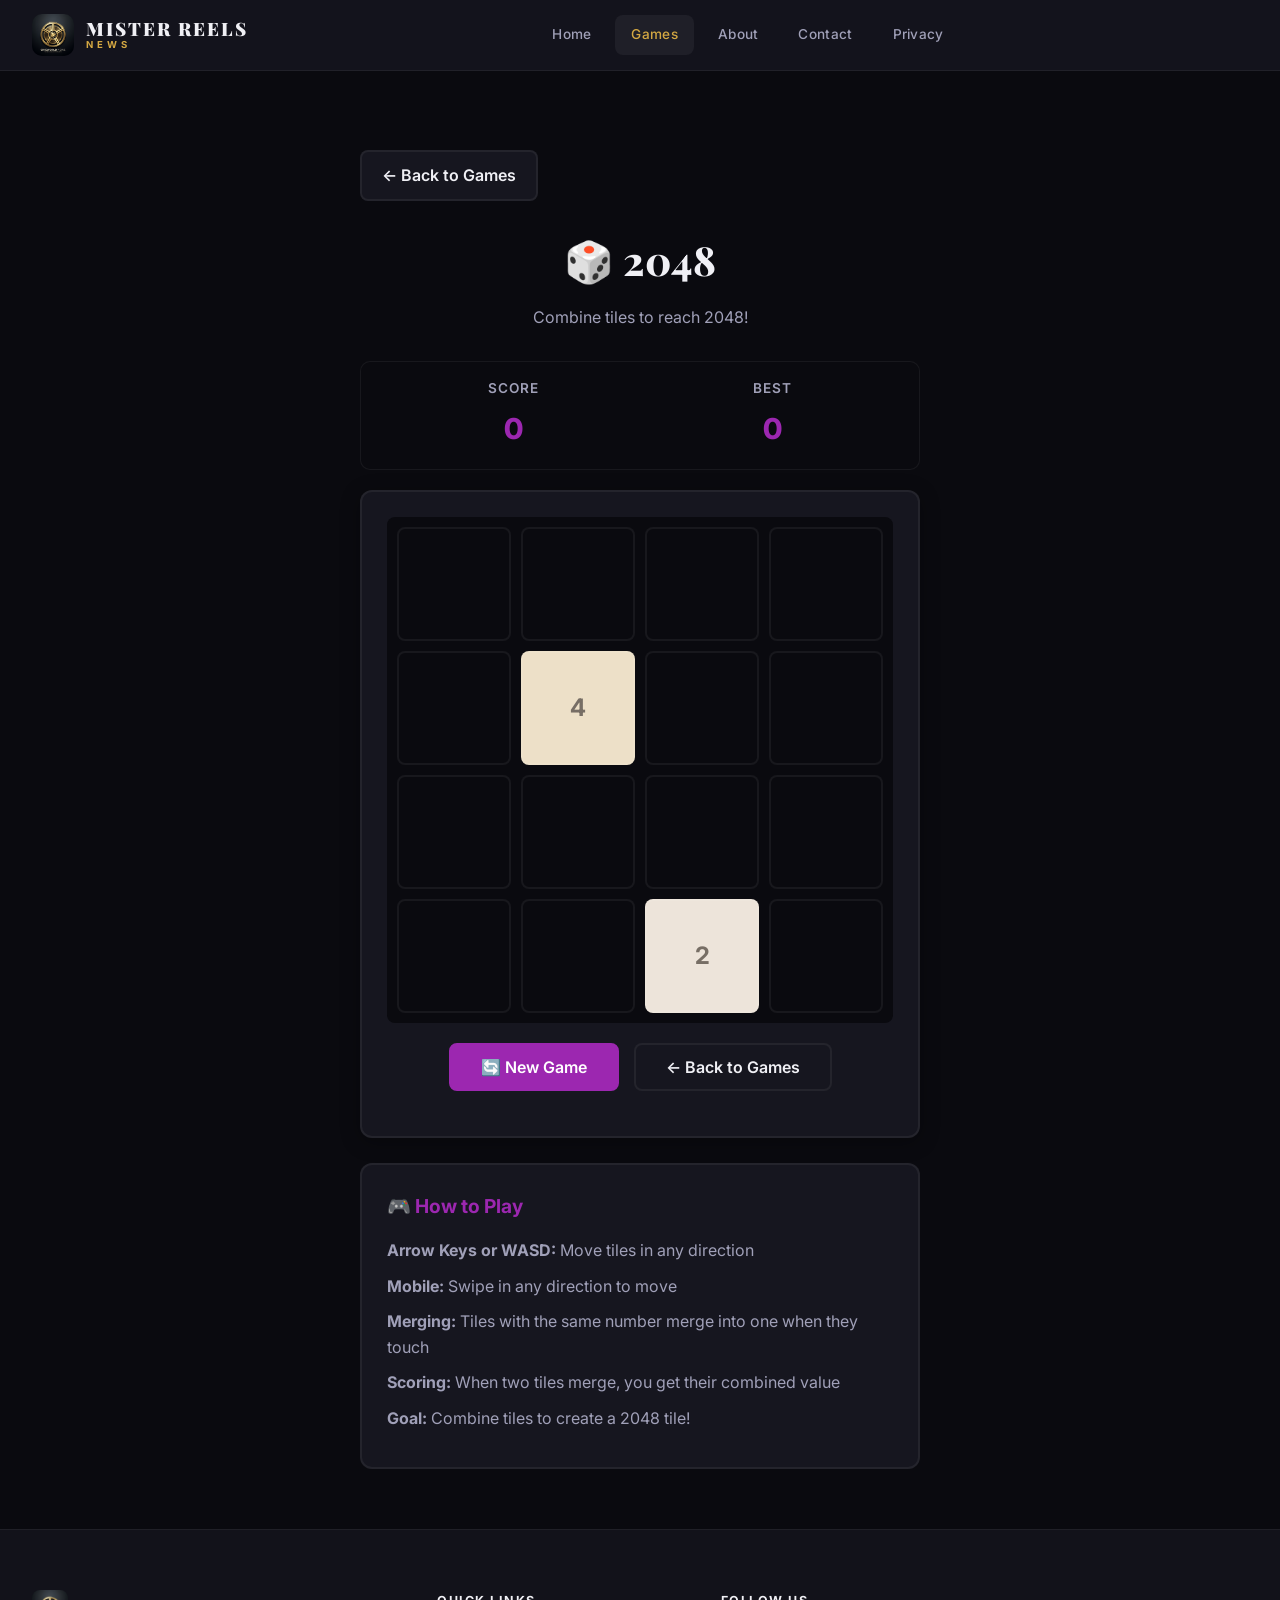
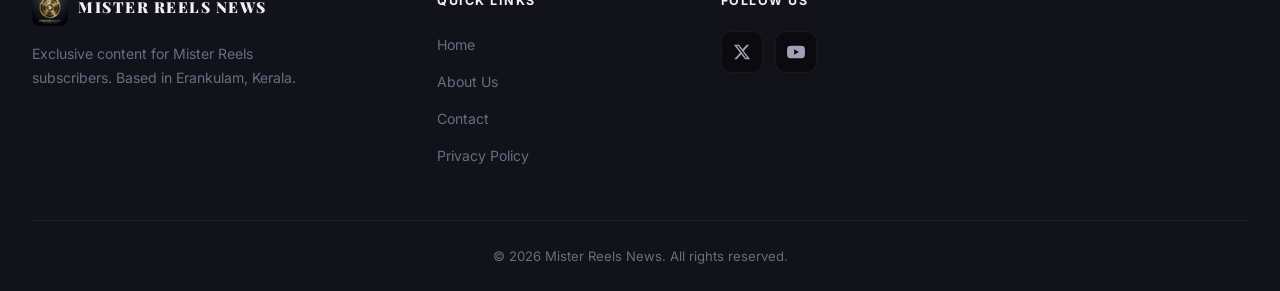
<file: public/puzzle-2048.html>
<!DOCTYPE html>
<html lang="en">

<head>
    <meta charset="UTF-8">
    <meta name="viewport" content="width=device-width, initial-scale=1.0">
    <meta name="description" content="2048 Puzzle Game - Mister Reels">
    <meta name="keywords" content="games, 2048, puzzle, mister reels">
    <title>2048 Game - Mister Reels Games</title>
    <link rel="icon" type="image/png" href="images/logo.png">
    <link rel="preconnect" href="https://fonts.googleapis.com">
    <link rel="preconnect" href="https://fonts.gstatic.com" crossorigin>
    <link href="https://fonts.googleapis.com/css2?family=Inter:wght@300;400;500;600;700;800;900&family=Playfair+Display:wght@700;800;900&display=swap" rel="stylesheet">
    <link rel="stylesheet" href="styles.css">
    <style>
        .game-container {
            max-width: 600px;
            margin: 80px auto 60px;
            padding: 0 20px;
        }

        .game-header {
            text-align: center;
            margin-bottom: 30px;
        }

        .game-header h1 {
            font-family: 'Playfair Display', serif;
            font-size: 2.5rem;
            font-weight: 800;
            color: var(--text-primary);
            margin-bottom: 10px;
        }

        .game-header p {
            color: var(--text-secondary);
            font-size: 1rem;
        }

        .back-to-games {
            display: inline-flex;
            align-items: center;
            gap: 8px;
            padding: 10px 20px;
            background: var(--bg-card);
            color: var(--text-primary);
            border: 2px solid var(--border-subtle);
            border-radius: 8px;
            font-size: 1rem;
            font-weight: 600;
            cursor: pointer;
            margin-bottom: 25px;
            transition: all 0.3s;
            text-decoration: none;
            display: inline-block;
        }

        .back-to-games:hover {
            border-color: #9C27B0;
            background: var(--bg-primary);
        }

        .game-wrapper {
            background: var(--bg-card);
            border-radius: 12px;
            padding: 25px;
            box-shadow: 0 4px 20px rgba(0, 0, 0, 0.3);
            border: 2px solid var(--border-subtle);
            margin-bottom: 25px;
        }

        .game-info-bar {
            display: flex;
            justify-content: space-around;
            align-items: center;
            background: var(--bg-primary);
            padding: 15px 20px;
            border-radius: 10px;
            margin-bottom: 20px;
            border: 1px solid var(--border-subtle);
        }

        .info-item {
            text-align: center;
        }

        .info-label {
            font-size: 0.85rem;
            color: var(--text-secondary);
            text-transform: uppercase;
            letter-spacing: 1px;
            margin-bottom: 5px;
            font-weight: 600;
        }

        .info-value {
            font-size: 1.8rem;
            font-weight: 800;
            color: #9C27B0;
        }

        #gameBoard {
            display: grid;
            grid-template-columns: repeat(4, 1fr);
            gap: 10px;
            background: var(--bg-primary);
            padding: 10px;
            border-radius: 8px;
            margin-bottom: 20px;
        }

        .tile {
            aspect-ratio: 1;
            background: var(--bg-card);
            border-radius: 8px;
            display: flex;
            align-items: center;
            justify-content: center;
            font-size: 1.5rem;
            font-weight: 700;
            cursor: default;
            user-select: none;
            transition: all 0.15s ease-out;
            border: 2px solid var(--border-subtle);
        }

        .tile-empty {
            background: var(--bg-primary);
            color: var(--text-secondary);
            font-size: 1rem;
        }

        .tile-2 { background: #EDE4DA; color: #776E65; }
        .tile-4 { background: #EDE0C8; color: #776E65; }
        .tile-8 { background: #F2B179; color: #F9F6F2; }
        .tile-16 { background: #F59563; color: #F9F6F2; }
        .tile-32 { background: #F67C5F; color: #F9F6F2; }
        .tile-64 { background: #F65E3B; color: #F9F6F2; }
        .tile-128 { background: #EDCF72; color: #776E65; font-size: 1.2rem; }
        .tile-256 { background: #EDCC61; color: #776E65; font-size: 1.2rem; }
        .tile-512 { background: #EDC850; color: #776E65; font-size: 1.2rem; }
        .tile-1024 { background: #EDC53F; color: #776E65; font-size: 1rem; }
        .tile-2048 { background: #EDC22E; color: #776E65; font-size: 1rem; }

        .game-controls {
            display: flex;
            justify-content: center;
            gap: 15px;
            margin-bottom: 20px;
            flex-wrap: wrap;
        }

        .btn-control {
            padding: 12px 30px;
            font-size: 1rem;
            border: 2px solid var(--border-subtle);
            border-radius: 8px;
            background: var(--bg-card);
            color: var(--text-primary);
            cursor: pointer;
            font-weight: 600;
            transition: all 0.3s;
        }

        .btn-control:hover {
            border-color: #9C27B0;
            background: rgba(156, 39, 176, 0.1);
            color: #9C27B0;
        }

        .btn-control.primary {
            background: #9C27B0;
            color: white;
            border-color: #9C27B0;
        }

        .btn-control.primary:hover {
            background: #7B1FA2;
        }

        .game-instructions {
            background: var(--bg-card);
            border: 2px solid var(--border-subtle);
            border-radius: 12px;
            padding: 25px;
            margin-bottom: 20px;
        }

        .game-instructions h3 {
            color: #9C27B0;
            margin-bottom: 15px;
            font-size: 1.2rem;
        }

        .game-instructions p {
            color: var(--text-secondary);
            margin-bottom: 10px;
            line-height: 1.6;
        }

        .game-status {
            text-align: center;
            padding: 15px;
            border-radius: 8px;
            background: var(--bg-primary);
            color: var(--text-secondary);
            font-weight: 600;
            margin-bottom: 15px;
            display: none;
        }

        .game-status.show {
            display: block;
        }

        .game-status.game-over {
            color: #FF6B6B;
            border: 2px solid #FF6B6B;
        }

        .game-status.win {
            color: #4CAF50;
            border: 2px solid #4CAF50;
        }

        @media (max-width: 600px) {
            .game-container {
                margin-top: 60px;
            }

            .game-header h1 {
                font-size: 1.8rem;
            }

            .info-value {
                font-size: 1.5rem;
            }
        }
    </style>
</head>

<body>
    <!-- Navigation -->
    <header class="main-header" id="main-header">
        <div class="header-container">
            <a href="index.html" class="logo" id="logo-link">
                <img src="images/logo.png" alt="Mister Reels Logo" class="logo-img">
                <div class="logo-text">
                    <span class="logo-name">MISTER REELS</span>
                    <span class="logo-tagline">NEWS</span>
                </div>
            </a>
            <nav class="main-nav" id="main-nav">
                <a href="index.html" class="nav-link" id="nav-home">Home</a>
                <a href="games.html" class="nav-link active" id="nav-games">Games</a>
                <a href="about.html" class="nav-link">About</a>
                <a href="contact.html" class="nav-link">Contact</a>
                <a href="privacy.html" class="nav-link" id="nav-privacy">Privacy</a>
            </nav>
            <div class="header-actions">
                <button type="button" class="menu-toggle" id="menu-toggle" aria-label="Toggle menu">
                    <span></span><span></span><span></span>
                </button>
            </div>
        </div>
    </header>

    <!-- Game Content -->
    <main class="game-container">
        <a href="games.html" class="back-to-games">← Back to Games</a>

        <div class="game-header">
            <h1>🎲 2048</h1>
            <p>Combine tiles to reach 2048!</p>
        </div>

        <div class="game-info-bar">
            <div class="info-item">
                <div class="info-label">Score</div>
                <div class="info-value" id="scoreDisplay">0</div>
            </div>
            <div class="info-item">
                <div class="info-label">Best</div>
                <div class="info-value" id="bestDisplay">0</div>
            </div>
        </div>

        <div class="game-wrapper">
            <div class="game-status" id="gameStatus"></div>
            <div id="gameBoard"></div>

            <div class="game-controls">
                <button class="btn-control primary" id="startBtn" onclick="newGame()">🔄 New Game</button>
                <button class="btn-control" onclick="location.href='games.html'">← Back to Games</button>
            </div>
        </div>

        <div class="game-instructions">
            <h3>🎮 How to Play</h3>
            <p><strong>Arrow Keys or WASD:</strong> Move tiles in any direction</p>
            <p><strong>Mobile:</strong> Swipe in any direction to move</p>
            <p><strong>Merging:</strong> Tiles with the same number merge into one when they touch</p>
            <p><strong>Scoring:</strong> When two tiles merge, you get their combined value</p>
            <p><strong>Goal:</strong> Combine tiles to create a 2048 tile!</p>
        </div>
    </main>

    <!-- Footer -->
    <footer class="main-footer">
        <div class="footer-container">
            <div class="footer-grid">
                <div class="footer-brand">
                    <div class="footer-logo">
                        <img src="images/logo.png" alt="Mister Reels Logo" class="footer-logo-img">
                        <span class="footer-logo-text">MISTER REELS NEWS</span>
                    </div>
                    <p class="footer-about">Exclusive content for Mister Reels subscribers. Based in Erankulam, Kerala.</p>
                </div>
                <div class="footer-links-section">
                    <h4 class="footer-heading">Quick Links</h4>
                    <ul class="footer-links">
                        <li><a href="index.html">Home</a></li>
                        <li><a href="about.html">About Us</a></li>
                        <li><a href="contact.html">Contact</a></li>
                        <li><a href="privacy.html">Privacy Policy</a></li>
                    </ul>
                </div>
                <div class="footer-links-section">
                    <h4 class="footer-heading">Follow Us</h4>
                    <div class="social-links">
                        <a href="https://x.com/misterreelsnews" class="social-link" aria-label="Twitter">
                            <svg width="18" height="18" viewBox="0 0 24 24" fill="currentColor"><path d="M18.244 2.25h3.308l-7.227 8.26 8.502 11.24H16.17l-5.214-6.817L4.99 21.75H1.68l7.73-8.835L1.254 2.25H8.08l4.713 6.231zm-1.161 17.52h1.833L7.084 4.126H5.117z"/></svg>
                        </a>
                        <a href="https://youtube.com/@misterreels88?si=kf_NVko1CmWI25w8" class="social-link" aria-label="YouTube">
                            <svg width="18" height="18" viewBox="0 0 24 24" fill="currentColor"><path d="M23.498 6.186a3.016 3.016 0 0 0-2.122-2.136C19.505 3.545 12 3.545 12 3.545s-7.505 0-9.377.505A3.017 3.017 0 0 0 .502 6.186C0 8.07 0 12 0 12s0 3.93.502 5.814a3.016 3.016 0 0 0 2.122 2.136c1.871.505 9.376.505 9.376.505s7.505 0 9.377-.505a3.015 3.015 0 0 0 2.122-2.136C24 15.93 24 12 24 12s0-3.93-.502-5.814zM9.545 15.568V8.432L15.818 12l-6.273 3.568z"/></svg>
                        </a>
                    </div>
                </div>
            </div>
        </div>
        <div class="footer-bottom">
            <p>&copy; 2026 Mister Reels News. All rights reserved.</p>
        </div>
    </footer>

    <script>
        // ==================== GAME CONFIG ====================
        const GRID_SIZE = 4;
        const gameBoard = document.getElementById('gameBoard');
        let grid = [];
        let score = 0;
        let bestScore = localStorage.getItem('puzzle2048Best') || 0;
        let gameOver = false;
        let won = false;

        document.getElementById('bestDisplay').textContent = bestScore;

        // Initialize board
        function createBoard() {
            gameBoard.innerHTML = '';
            for (let i = 0; i < GRID_SIZE * GRID_SIZE; i++) {
                const tile = document.createElement('div');
                tile.className = 'tile tile-empty';
                tile.textContent = '';
                tile.id = `tile-${i}`;
                gameBoard.appendChild(tile);
            }
        }

        function initializeGrid() {
            grid = Array(GRID_SIZE).fill(0).map(() => Array(GRID_SIZE).fill(0));
            addNewTile();
            addNewTile();
        }

        function addNewTile() {
            let empty = [];
            for (let i = 0; i < GRID_SIZE; i++) {
                for (let j = 0; j < GRID_SIZE; j++) {
                    if (grid[i][j] === 0) empty.push({ i, j });
                }
            }

            if (empty.length > 0) {
                const { i, j } = empty[Math.floor(Math.random() * empty.length)];
                grid[i][j] = Math.random() < 0.9 ? 2 : 4;
            }
        }

        function updateDisplay() {
            for (let i = 0; i < GRID_SIZE; i++) {
                for (let j = 0; j < GRID_SIZE; j++) {
                    const value = grid[i][j];
                    const tile = document.getElementById(`tile-${i * GRID_SIZE + j}`);
                    tile.textContent = value === 0 ? '' : value;
                    tile.className = `tile tile-${value}`;
                    if (value === 0) tile.classList.add('tile-empty');
                }
            }
            document.getElementById('scoreDisplay').textContent = score;
        }

        function move(direction) {
            if (gameOver || won) return;

            let moved = false;
            let newGrid = JSON.parse(JSON.stringify(grid));

            if (direction === 'left' || direction === 'right') {
                for (let i = 0; i < GRID_SIZE; i++) {
                    let row = newGrid[i];
                    if (direction === 'right') row = row.reverse();
                    row = compress(row);
                    row = merge(row);
                    row = compress(row);
                    if (direction === 'right') row = row.reverse();
                    newGrid[i] = row;
                }
            } else {
                for (let j = 0; j < GRID_SIZE; j++) {
                    let column = [newGrid[0][j], newGrid[1][j], newGrid[2][j], newGrid[3][j]];
                    if (direction === 'down') column = column.reverse();
                    column = compress(column);
                    column = merge(column);
                    column = compress(column);
                    if (direction === 'down') column = column.reverse();
                    for (let i = 0; i < GRID_SIZE; i++) newGrid[i][j] = column[i];
                }
            }

            if (JSON.stringify(grid) !== JSON.stringify(newGrid)) {
                grid = newGrid;
                addNewTile();
                moved = true;
            }

            updateDisplay();

            if (checkWin()) {
                won = true;
                showStatus('🎉 You reached 2048!', 'win');
            }

            if (checkGameOver()) {
                gameOver = true;
                showStatus('Game Over! No more moves.', 'game-over');
            }
        }

        function compress(arr) {
            return arr.filter(val => val !== 0);
        }

        function merge(arr) {
            for (let i = 0; i < arr.length - 1; i++) {
                if (arr[i] === arr[i + 1]) {
                    arr[i] *= 2;
                    score += arr[i];
                    arr.splice(i + 1, 1);
                }
            }
            while (arr.length < GRID_SIZE) arr.push(0);
            return arr;
        }

        function checkWin() {
            for (let i = 0; i < GRID_SIZE; i++) {
                for (let j = 0; j < GRID_SIZE; j++) {
                    if (grid[i][j] === 2048) return true;
                }
            }
            return false;
        }

        function checkGameOver() {
            for (let i = 0; i < GRID_SIZE; i++) {
                for (let j = 0; j < GRID_SIZE; j++) {
                    if (grid[i][j] === 0) return false;
                    if (j < GRID_SIZE - 1 && grid[i][j] === grid[i][j + 1]) return false;
                    if (i < GRID_SIZE - 1 && grid[i][j] === grid[i + 1][j]) return false;
                }
            }
            return true;
        }

        function showStatus(message, type) {
            const statusEl = document.getElementById('gameStatus');
            statusEl.textContent = message;
            statusEl.className = `game-status show ${type}`;
        }

        function newGame() {
            grid = [];
            score = 0;
            gameOver = false;
            won = false;
            document.getElementById('gameStatus').className = 'game-status';
            document.getElementById('scoreDisplay').textContent = '0';
            createBoard();
            initializeGrid();
            updateDisplay();
        }

        // ==================== CONTROLS ====================
        document.addEventListener('keydown', (e) => {
            const key = e.key.toLowerCase();
            if (key === 'arrowup' || key === 'w') {
                e.preventDefault();
                move('up');
            } else if (key === 'arrowdown' || key === 's') {
                e.preventDefault();
                move('down');
            } else if (key === 'arrowleft' || key === 'a') {
                e.preventDefault();
                move('left');
            } else if (key === 'arrowright' || key === 'd') {
                e.preventDefault();
                move('right');
            }
        });

        // Touch controls
        let touchStartX = 0, touchStartY = 0;
        gameBoard.addEventListener('touchstart', (e) => {
            touchStartX = e.touches[0].clientX;
            touchStartY = e.touches[0].clientY;
        });

        gameBoard.addEventListener('touchend', (e) => {
            const touchEndX = e.changedTouches[0].clientX;
            const touchEndY = e.changedTouches[0].clientY;
            const diffX = touchStartX - touchEndX;
            const diffY = touchStartY - touchEndY;

            if (Math.abs(diffX) > Math.abs(diffY)) {
                move(diffX > 0 ? 'left' : 'right');
            } else {
                move(diffY > 0 ? 'up' : 'down');
            }
        });

        // Start game
        newGame();
    </script>

    <script src="script.js"></script>
</body>

</html>
</file>
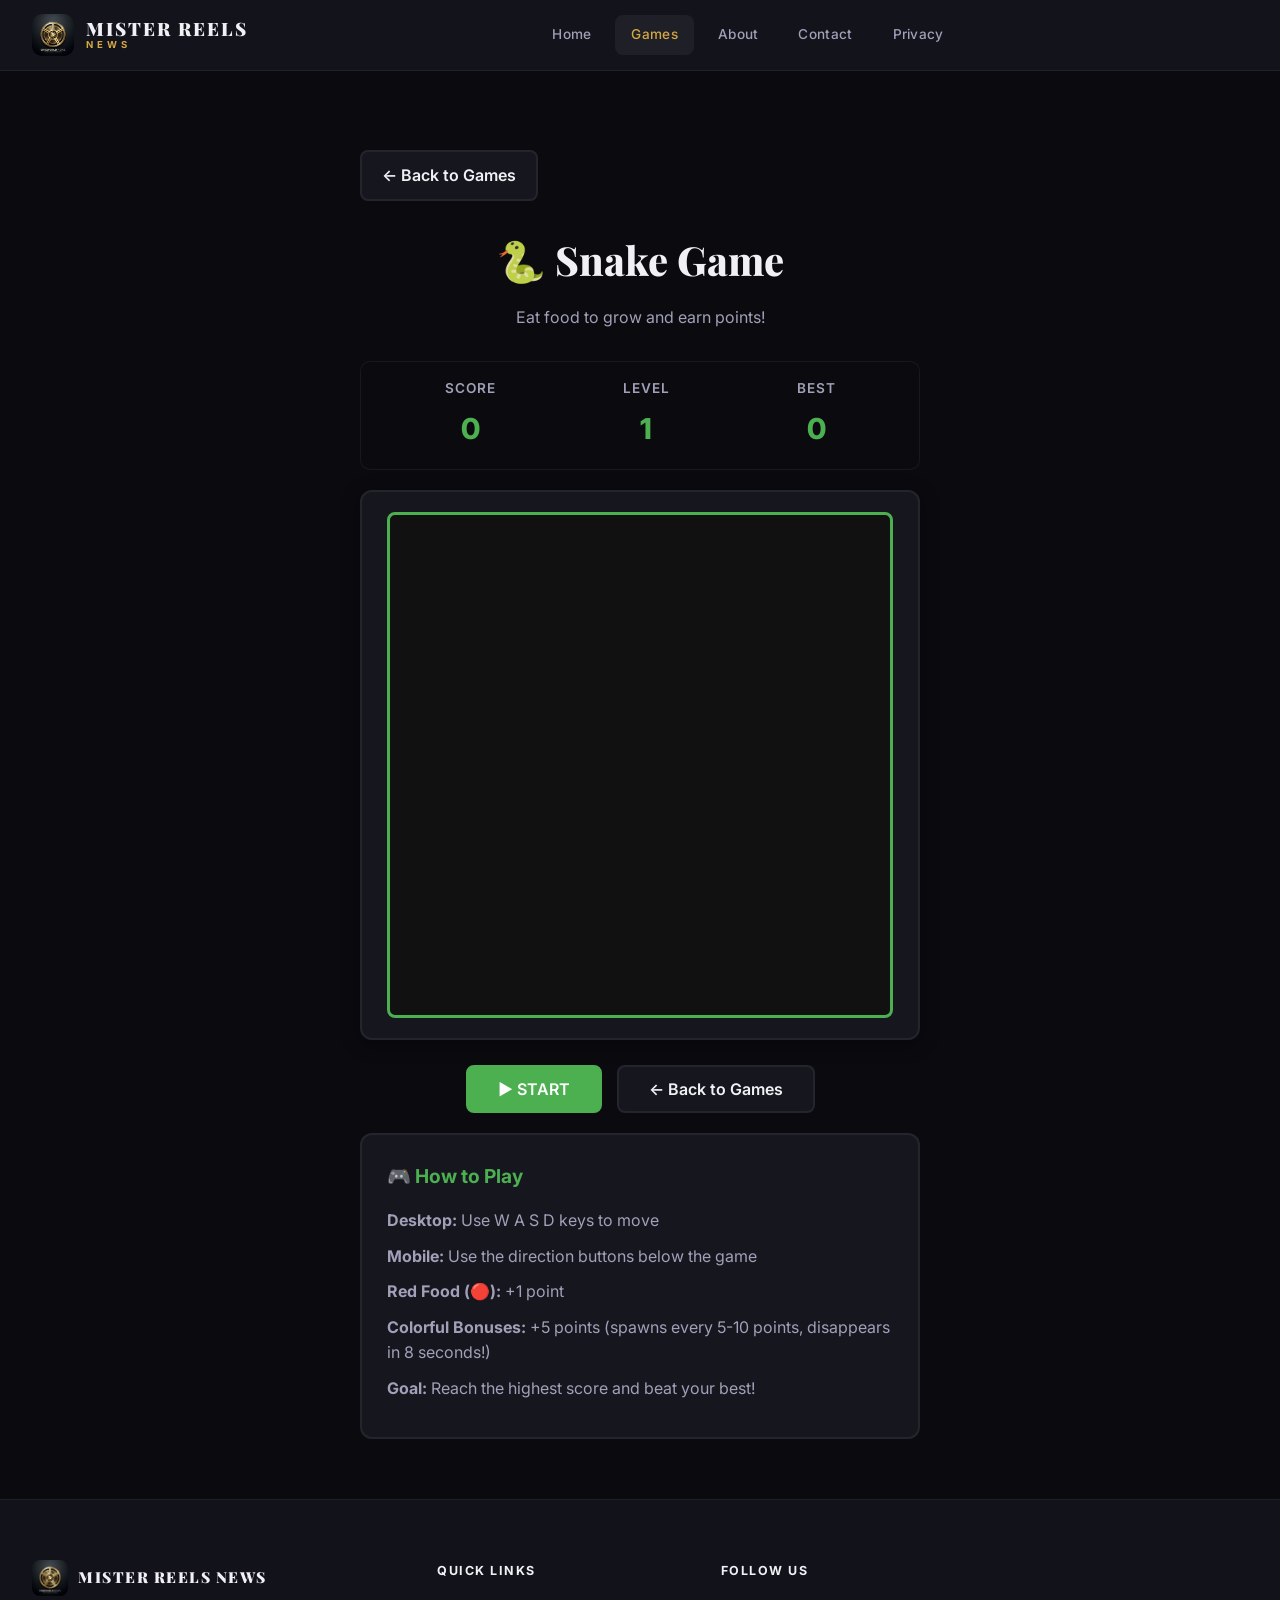
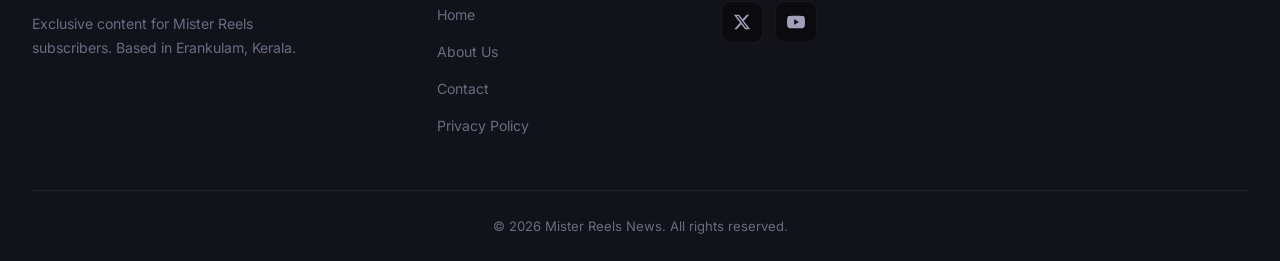
<file: public/snake-game.html>
<!DOCTYPE html>
<html lang="en">

<head>

    <meta charset="UTF-8">
    <meta name="viewport" content="width=device-width, initial-scale=1.0">
    <meta name="description" content="MisterReelsGame - Snake Game">
    <meta name="keywords" content="games, snake game, mister reels">
    <meta name="author" content="Mister Reels News">
    <title>Snake Game - Mister Reels Games</title>
    <link rel="icon" type="image/png" href="images/logo.png">
    <link rel="preconnect" href="https://fonts.googleapis.com">
    <link rel="preconnect" href="https://fonts.gstatic.com" crossorigin>
    <link
        href="https://fonts.googleapis.com/css2?family=Inter:wght@300;400;500;600;700;800;900&family=Playfair+Display:wght@700;800;900&display=swap"
        rel="stylesheet">
    <link rel="stylesheet" href="styles.css">
    <style>
        .snake-game-container {
            max-width: 600px;
            margin: 80px auto 60px;
            padding: 0 20px;
        }

        .game-header {
            text-align: center;
            margin-bottom: 30px;
        }

        .game-header h1 {
            font-family: 'Playfair Display', serif;
            font-size: 2.5rem;
            font-weight: 800;
            color: var(--text-primary);
            margin-bottom: 10px;
        }

        .game-header p {
            color: var(--text-secondary);
            font-size: 1rem;
        }

        .back-to-games {
            display: inline-flex;
            align-items: center;
            gap: 8px;
            padding: 10px 20px;
            background: var(--bg-card);
            color: var(--text-primary);
            border: 2px solid var(--border-subtle);
            border-radius: 8px;
            font-size: 1rem;
            font-weight: 600;
            cursor: pointer;
            margin-bottom: 25px;
            transition: all 0.3s;
            text-decoration: none;
            display: inline-block;
        }

        .back-to-games:hover {
            border-color: var(--accent-red);
            background: var(--bg-primary);
        }

        .game-canvas-wrapper {
            background: var(--bg-card);
            border-radius: 12px;
            padding: 20px;
            box-shadow: 0 4px 20px rgba(0, 0, 0, 0.3);
            border: 2px solid var(--border-subtle);
            margin-bottom: 25px;
            text-align: center;
        }

        #gameCanvas {
            background: #111;
            border: 3px solid #4CAF50;
            border-radius: 8px;
            max-width: 100%;
            display: block;
            margin: 0 auto;
        }

        .game-info-bar {
            display: flex;
            justify-content: space-around;
            align-items: center;
            background: var(--bg-primary);
            padding: 15px 20px;
            border-radius: 10px;
            margin-bottom: 20px;
            border: 1px solid var(--border-subtle);
        }

        .info-item {
            text-align: center;
        }

        .info-label {
            font-size: 0.85rem;
            color: var(--text-secondary);
            text-transform: uppercase;
            letter-spacing: 1px;
            margin-bottom: 5px;
            font-weight: 600;
        }

        .info-value {
            font-size: 1.8rem;
            font-weight: 800;
            color: #4CAF50;
        }

        .game-controls {
            display: flex;
            justify-content: center;
            gap: 15px;
            margin-bottom: 20px;
            flex-wrap: wrap;
        }

        .btn-control {
            padding: 12px 30px;
            font-size: 1rem;
            border: 2px solid var(--border-subtle);
            border-radius: 8px;
            background: var(--bg-card);
            color: var(--text-primary);
            cursor: pointer;
            font-weight: 600;
            transition: all 0.3s;
        }

        .btn-control:hover {
            border-color: #4CAF50;
            background: rgba(76, 175, 80, 0.1);
            color: #4CAF50;
        }

        .btn-control.primary {
            background: #4CAF50;
            color: white;
            border-color: #4CAF50;
        }

        .btn-control.primary:hover {
            background: #388E3C;
        }

        .mobile-controls {
            display: none;
            grid-template-columns: 1fr 1fr 1fr;
            gap: 6px;
            margin-bottom: 15px;
            padding: 12px;
            background: var(--bg-card);
            border-radius: 12px;
            border: 2px solid var(--border-subtle);
        }

        .mobile-btn {
            padding: 10px;
            font-size: 1.2rem;
            background: #4CAF50;
            color: white;
            border: none;
            border-radius: 8px;
            cursor: pointer;
            transition: all 0.2s;
            font-weight: bold;
        }

        .mobile-btn:active {
            transform: scale(0.95);
            background: #388E3C;
        }

        .mobile-btn.up-btn { grid-column: 2; }
        .mobile-btn.left-btn { grid-column: 1; }
        .mobile-btn.right-btn { grid-column: 3; }
        .mobile-btn.down-btn { grid-column: 2; }

        .mobile-start-btn {
            grid-column: 1 / 4;
            padding: 12px 40px;
            font-size: 1rem;
            background: #4CAF50;
            color: white;
            border: none;
            border-radius: 8px;
            cursor: pointer;
            font-weight: 700;
            margin-bottom: 4px;
            max-width: 200px;
            margin-left: auto;
            margin-right: auto;
        }

        .mobile-start-btn:active {
            background: #388E3C;
        }

        .game-instructions {
            background: var(--bg-card);
            border: 2px solid var(--border-subtle);
            border-radius: 12px;
            padding: 25px;
            margin-bottom: 20px;
        }

        .game-instructions h3 {
            color: #4CAF50;
            margin-bottom: 15px;
            font-size: 1.2rem;
        }

        .game-instructions p {
            color: var(--text-secondary);
            margin-bottom: 10px;
            line-height: 1.6;
        }

        .reward-section {
            background: var(--bg-card);
            border: 2px solid var(--border-subtle);
            border-radius: 12px;
            padding: 25px;
            margin-bottom: 20px;
            text-align: center;
        }

        .reward-section h3 {
            color: #4CAF50;
            margin-bottom: 15px;
            font-size: 1.3rem;
        }

        .reward-message {
            color: var(--text-secondary);
            font-size: 1rem;
            line-height: 1.6;
        }



        @media (max-width: 600px) {
            .snake-game-container {
                margin-top: 60px;
            }

            .game-header h1 {
                font-size: 1.8rem;
            }

            #gameCanvas {
                max-width: 100%;
                height: auto;
            }

            .game-info-bar {
                flex-direction: column;
                gap: 15px;
            }

            .mobile-controls {
                display: grid;
            }

            .game-controls .btn-control:not(.primary) {
                display: none;
            }

            .info-value {
                font-size: 1.5rem;
            }
        }
    </style>
</head>

<body>
    <!-- Navigation -->
    <header class="main-header" id="main-header">
        <div class="header-container">
            <a href="index.html" class="logo" id="logo-link">
                <img src="images/logo.png" alt="Mister Reels Logo" class="logo-img">
                <div class="logo-text">
                    <span class="logo-name">MISTER REELS</span>
                    <span class="logo-tagline">NEWS</span>
                </div>
            </a>
            <nav class="main-nav" id="main-nav">
                <a href="index.html" class="nav-link" id="nav-home">Home</a>
                <a href="games.html" class="nav-link active" id="nav-games">Games</a>
                <a href="about.html" class="nav-link">About</a>
                <a href="contact.html" class="nav-link">Contact</a>
                <a href="privacy.html" class="nav-link" id="nav-privacy">Privacy</a>
            </nav>
            <div class="header-actions">
                <button type="button" class="menu-toggle" id="menu-toggle" aria-label="Toggle menu">
                    <span></span><span></span><span></span>
                </button>
            </div>
        </div>
    </header>

    <!-- Game Content -->
    <main class="snake-game-container">
        <a href="games.html" class="back-to-games">← Back to Games</a>

        <div class="game-header">
            <h1>🐍 Snake Game</h1>
            <p>Eat food to grow and earn points!</p>
        </div>

        <div class="game-info-bar">
            <div class="info-item">
                <div class="info-label">Score</div>
                <div class="info-value" id="scoreDisplay">0</div>
            </div>
            <div class="info-item">
                <div class="info-label">Level</div>
                <div class="info-value" id="levelDisplay">1</div>
            </div>
            <div class="info-item">
                <div class="info-label">Best</div>
                <div class="info-value" id="bestDisplay">0</div>
            </div>
        </div>

        <div class="game-canvas-wrapper">
            <canvas id="gameCanvas" width="500" height="500"></canvas>
        </div>

        <div class="mobile-controls" id="mobileControls">
            <button class="mobile-start-btn" id="mobileStartBtn" onclick="startGame()">▶ START</button>
            <button class="mobile-btn up-btn" onclick="moveSnake(0, -1)">⬆️</button>
            <button class="mobile-btn left-btn" onclick="moveSnake(-1, 0)">⬅️</button>
            <button class="mobile-btn right-btn" onclick="moveSnake(1, 0)">➡️</button>
            <button class="mobile-btn down-btn" onclick="moveSnake(0, 1)">⬇️</button>
        </div>

        <div class="game-controls">
            <button class="btn-control primary" id="startBtn" onclick="startGame()">▶ START</button>
            <button class="btn-control" id="pauseBtn" onclick="togglePause()" style="display: none;">⏸ PAUSE</button>
            <button class="btn-control" onclick="location.href='games.html'">← Back to Games</button>
        </div>

        <div class="game-instructions">
            <h3>🎮 How to Play</h3>
            <p><strong>Desktop:</strong> Use W A S D keys to move</p>
            <p><strong>Mobile:</strong> Use the direction buttons below the game</p>
            <p><strong>Red Food (🔴):</strong> +1 point</p>
            <p><strong>Colorful Bonuses:</strong> +5 points (spawns every 5-10 points, disappears in 8 seconds!)</p>
            <p><strong>Goal:</strong> Reach the highest score and beat your best!</p>
        </div>
    </main>

    <!-- Footer -->
    <footer class="main-footer">
        <div class="footer-container">
            <div class="footer-grid">
                <div class="footer-brand">
                    <div class="footer-logo">
                        <img src="images/logo.png" alt="Mister Reels Logo" class="footer-logo-img">
                        <span class="footer-logo-text">MISTER REELS NEWS</span>
                    </div>
                    <p class="footer-about">Exclusive content for Mister Reels subscribers. Based in Erankulam, Kerala.</p>
                </div>
                <div class="footer-links-section">
                    <h4 class="footer-heading">Quick Links</h4>
                    <ul class="footer-links">
                        <li><a href="index.html">Home</a></li>
                        <li><a href="about.html">About Us</a></li>
                        <li><a href="contact.html">Contact</a></li>
                        <li><a href="privacy.html">Privacy Policy</a></li>
                    </ul>
                </div>
                <div class="footer-links-section">
                    <h4 class="footer-heading">Follow Us</h4>
                    <div class="social-links">
                        <a href="https://x.com/misterreelsnews" class="social-link" aria-label="Twitter">
                            <svg width="18" height="18" viewBox="0 0 24 24" fill="currentColor"><path d="M18.244 2.25h3.308l-7.227 8.26 8.502 11.24H16.17l-5.214-6.817L4.99 21.75H1.68l7.73-8.835L1.254 2.25H8.08l4.713 6.231zm-1.161 17.52h1.833L7.084 4.126H5.117z"/></svg>
                        </a>
                        <a href="https://youtube.com/@misterreels88?si=kf_NVko1CmWI25w8" class="social-link" aria-label="YouTube">
                            <svg width="18" height="18" viewBox="0 0 24 24" fill="currentColor"><path d="M23.498 6.186a3.016 3.016 0 0 0-2.122-2.136C19.505 3.545 12 3.545 12 3.545s-7.505 0-9.377.505A3.017 3.017 0 0 0 .502 6.186C0 8.07 0 12 0 12s0 3.93.502 5.814a3.016 3.016 0 0 0 2.122 2.136c1.871.505 9.376.505 9.376.505s7.505 0 9.377-.505a3.015 3.015 0 0 0 2.122-2.136C24 15.93 24 12 24 12s0-3.93-.502-5.814zM9.545 15.568V8.432L15.818 12l-6.273 3.568z"/></svg>
                        </a>
                    </div>
                </div>
            </div>
        </div>
        <div class="footer-bottom">
            <p>&copy; 2026 Mister Reels News. All rights reserved.</p>
        </div>
    </footer>

    <script>
        // ==================== GAME CONFIG ====================
        const canvas = document.getElementById('gameCanvas');
        const ctx = canvas.getContext('2d');
        const GRID_SIZE = 20;
        const TILE_COUNT = canvas.width / GRID_SIZE;

        // Game state
        let gameRunning = false;
        let gamePaused = false;
        let score = 0;
        let level = 1;
        let bestScore = localStorage.getItem('snakeBestScore') || 0;
        document.getElementById('bestDisplay').textContent = bestScore;

        // Snake variables
        let snake = [{ x: 10, y: 10 }];
        let direction = { x: 1, y: 0 };
        let nextDirection = { x: 1, y: 0 };
        let food = generateFood();
        let items = [];
        let lastBonusScore = 0;
        let nextBonusThreshold = Math.floor(Math.random() * 6) + 5;
        let itemDuration = 8000;
        const bonusColors = [
            { outer: 'rgba(186, 85, 211, ', main: 'rgba(186, 85, 211, ', highlight: 'rgba(220, 160, 255, ', name: 'purple' },
            { outer: 'rgba(0, 206, 209, ', main: 'rgba(0, 206, 209, ', highlight: 'rgba(100, 255, 255, ', name: 'cyan' },
            { outer: 'rgba(255, 165, 0, ', main: 'rgba(255, 165, 0, ', highlight: 'rgba(255, 220, 100, ', name: 'orange' },
            { outer: 'rgba(255, 105, 180, ', main: 'rgba(255, 105, 180, ', highlight: 'rgba(255, 180, 220, ', name: 'pink' },
            { outer: 'rgba(100, 149, 237, ', main: 'rgba(100, 149, 237, ', highlight: 'rgba(180, 200, 255, ', name: 'blue' }
        ];
        let gameSpeed = 150;
        let lastFrameTime = Date.now();
        let lastInputTime = 0;
        let INPUT_COOLDOWN = 50; // Prevent rapid input changes

        // ==================== HELPER FUNCTIONS ====================
        function generateFood() {
            let newFood;
            let isValid = false;
            while (!isValid) {
                isValid = true;
                newFood = {
                    x: Math.floor(Math.random() * TILE_COUNT),
                    y: Math.floor(Math.random() * TILE_COUNT)
                };
                for (let segment of snake) {
                    if (segment.x === newFood.x && segment.y === newFood.y) {
                        isValid = false;
                        break;
                    }
                }
            }
            return newFood;
        }

        function generateItem() {
            let newItem;
            let isValid = false;
            while (!isValid) {
                isValid = true;
                newItem = {
                    x: Math.floor(Math.random() * TILE_COUNT),
                    y: Math.floor(Math.random() * TILE_COUNT),
                    spawnTime: Date.now(),
                    value: 5,
                    color: bonusColors[Math.floor(Math.random() * bonusColors.length)]
                };
                for (let segment of snake) {
                    if (segment.x === newItem.x && segment.y === newItem.y) {
                        isValid = false;
                        break;
                    }
                }
                if (newItem.x === food.x && newItem.y === food.y) {
                    isValid = false;
                }
            }
            return newItem;
        }

        function startGame() {
            gameRunning = true;
            gamePaused = false;
            snake = [{ x: 10, y: 10 }];
            direction = { x: 1, y: 0 };
            nextDirection = { x: 1, y: 0 };
            food = generateFood();
            items = [];
            score = 0;
            level = 1;
            gameSpeed = 150;
            lastBonusScore = 0;
            nextBonusThreshold = Math.floor(Math.random() * 6) + 5;
            
            document.getElementById('scoreDisplay').textContent = '0';
            document.getElementById('levelDisplay').textContent = '1';
            document.getElementById('startBtn').style.display = 'none';
            document.getElementById('pauseBtn').style.display = 'inline-block';
            document.getElementById('mobileStartBtn').style.display = 'none';

            gameLoop();
        }

        function togglePause() {
            gamePaused = !gamePaused;
            document.getElementById('pauseBtn').textContent = gamePaused ? '▶ RESUME' : '⏸ PAUSE';
            if (!gamePaused) {
                gameLoop();
            }
        }

        function moveSnake(dirX, dirY) {
            // Prevent rapid direction changes and reversals
            const now = Date.now();
            if (now - lastInputTime < INPUT_COOLDOWN) return;
            if (nextDirection.x === -dirX && nextDirection.y === -dirY) return;
            
            nextDirection = { x: dirX, y: dirY };
            lastInputTime = now;
        }

        function update() {
            direction = nextDirection;
            let head = { x: snake[0].x + direction.x, y: snake[0].y + direction.y };

            if (head.x < 0 || head.x >= TILE_COUNT || head.y < 0 || head.y >= TILE_COUNT) {
                endGame();
                return;
            }

            for (let segment of snake) {
                if (head.x === segment.x && head.y === segment.y) {
                    endGame();
                    return;
                }
            }

            snake.unshift(head);

            if (head.x === food.x && head.y === food.y) {
                score += 1;
                level = Math.floor(score / 20) + 1;
                gameSpeed = Math.max(80, 150 - level * 3);

                document.getElementById('scoreDisplay').textContent = score;
                document.getElementById('levelDisplay').textContent = level;
                
                food = generateFood();

                if (score - lastBonusScore >= nextBonusThreshold) {
                    items.push(generateItem());
                    lastBonusScore = score;
                    nextBonusThreshold = Math.floor(Math.random() * 6) + 5;
                }
            } else {
                snake.pop();
            }

            for (let i = items.length - 1; i >= 0; i--) {
                if (head.x === items[i].x && head.y === items[i].y) {
                    score += items[i].value;
                    items.splice(i, 1);
                    document.getElementById('scoreDisplay').textContent = score;
                    break;
                }
            }

            const currentTime = Date.now();
            for (let i = items.length - 1; i >= 0; i--) {
                if (currentTime - items[i].spawnTime > itemDuration) {
                    items.splice(i, 1);
                }
            }
        }

        function draw() {
            ctx.fillStyle = '#111';
            ctx.fillRect(0, 0, canvas.width, canvas.height);

            ctx.strokeStyle = '#222';
            ctx.lineWidth = 0.5;
            for (let i = 0; i <= TILE_COUNT; i++) {
                const pos = i * GRID_SIZE;
                ctx.beginPath();
                ctx.moveTo(pos, 0);
                ctx.lineTo(pos, canvas.height);
                ctx.stroke();
                ctx.beginPath();
                ctx.moveTo(0, pos);
                ctx.lineTo(canvas.width, pos);
                ctx.stroke();
            }

            for (let i = 0; i < snake.length; i++) {
                const segment = snake[i];
                if (i === 0) {
                    ctx.fillStyle = '#4CAF50';
                    ctx.shadowColor = 'rgba(76, 175, 80, 0.8)';
                    ctx.shadowBlur = 10;
                } else {
                    ctx.fillStyle = '#45a049';
                    ctx.shadowColor = 'transparent';
                }
                ctx.fillRect(segment.x * GRID_SIZE + 1, segment.y * GRID_SIZE + 1, GRID_SIZE - 2, GRID_SIZE - 2);
            }
            ctx.shadowColor = 'transparent';

            ctx.fillStyle = '#FF6B6B';
            ctx.beginPath();
            ctx.arc(food.x * GRID_SIZE + GRID_SIZE / 2, food.y * GRID_SIZE + GRID_SIZE / 2, GRID_SIZE / 2 - 2, 0, Math.PI * 2);
            ctx.fill();

            const currentTime = Date.now();
            for (let item of items) {
                const age = currentTime - item.spawnTime;
                const lifePercent = 1 - (age / itemDuration);
                const pulse = Math.sin(age / 200) * 0.2 + 1;
                const radius = (GRID_SIZE / 1.8) * pulse;
                const opacity = Math.max(0, lifePercent);
                const c = item.color;
                
                ctx.fillStyle = `${c.outer}${opacity * 0.4})`;
                ctx.beginPath();
                ctx.arc(item.x * GRID_SIZE + GRID_SIZE / 2, item.y * GRID_SIZE + GRID_SIZE / 2, radius + 4, 0, Math.PI * 2);
                ctx.fill();
                
                ctx.fillStyle = `${c.main}${opacity})`;
                ctx.shadowColor = `${c.main}${opacity * 0.8})`;
                ctx.shadowBlur = 12;
                ctx.beginPath();
                ctx.arc(item.x * GRID_SIZE + GRID_SIZE / 2, item.y * GRID_SIZE + GRID_SIZE / 2, radius, 0, Math.PI * 2);
                ctx.fill();
                
                ctx.fillStyle = `${c.highlight}${opacity * 0.7})`;
                ctx.beginPath();
                ctx.arc(item.x * GRID_SIZE + GRID_SIZE / 2 - radius / 3, item.y * GRID_SIZE + GRID_SIZE / 2 - radius / 3, radius / 3, 0, Math.PI * 2);
                ctx.fill();
                ctx.shadowColor = 'transparent';
            }
        }

        function gameLoop() {
            if (gamePaused || !gameRunning) return;

            const currentTime = Date.now();
            const deltaTime = currentTime - lastFrameTime;

            if (deltaTime >= gameSpeed) {
                update();
                lastFrameTime = currentTime;
            }

            draw();
            requestAnimationFrame(gameLoop);
        }

        function endGame() {
            gameRunning = false;

            if (score > bestScore) {
                bestScore = score;
                localStorage.setItem('snakeBestScore', bestScore);
                document.getElementById('bestDisplay').textContent = bestScore;
            }

            document.getElementById('pauseBtn').style.display = 'none';
            document.getElementById('startBtn').style.display = 'inline-block';
            document.getElementById('mobileStartBtn').style.display = 'block';
        }

        // ==================== KEYBOARD CONTROLS ====================
        document.addEventListener('keydown', (e) => {
            if (!gameRunning) return;

            switch(e.key) {
                case 'w':
                case 'W':
                    e.preventDefault();
                    moveSnake(0, -1);
                    break;
                case 's':
                case 'S':
                    e.preventDefault();
                    moveSnake(0, 1);
                    break;
                case 'a':
                case 'A':
                    e.preventDefault();
                    moveSnake(-1, 0);
                    break;
                case 'd':
                case 'D':
                    e.preventDefault();
                    moveSnake(1, 0);
                    break;
                case ' ':
                    e.preventDefault();
                    togglePause();
                    break;
            }
        });
    </script>
    
    <script src="script.js"></script>
</body>

</html>
</file>
<file: public/styles.css>
/* =========================================
   MISTER REELS NEWS — Design System
   ========================================= */

/* CSS Custom Properties */
:root {
    /* Colors — Dark Premium Palette */
    --bg-primary: #0a0a0f;
    --bg-secondary: #12121a;
    --bg-card: #16161f;
    --bg-card-hover: #1c1c28;
    --bg-elevated: #1e1e2a;
    --bg-glass: rgba(22, 22, 31, 0.85);

    --text-primary: #f0f0f5;
    --text-secondary: #a0a0b8;
    --text-muted: #6b6b82;

    --accent-gold: #d4a843;
    --accent-gold-light: #e8c76a;
    --accent-gold-dark: #b08a2e;
    --accent-red: #e63946;
    --accent-blue: #4a9eff;

    --border-subtle: rgba(255, 255, 255, 0.06);
    --border-light: rgba(255, 255, 255, 0.1);

    --gradient-gold: linear-gradient(135deg, #d4a843, #e8c76a);
    --gradient-dark: linear-gradient(180deg, rgba(10, 10, 15, 0) 0%, rgba(10, 10, 15, 0.95) 100%);
    --gradient-hero: linear-gradient(180deg, rgba(10, 10, 15, 0.3) 0%, rgba(10, 10, 15, 0.7) 50%, rgba(10, 10, 15, 1) 100%);

    /* Shadows */
    --shadow-sm: 0 2px 8px rgba(0, 0, 0, 0.3);
    --shadow-md: 0 4px 20px rgba(0, 0, 0, 0.4);
    --shadow-lg: 0 8px 40px rgba(0, 0, 0, 0.5);
    --shadow-glow: 0 0 30px rgba(212, 168, 67, 0.15);

    /* Typography */
    --font-sans: 'Inter', -apple-system, BlinkMacSystemFont, 'Segoe UI', sans-serif;
    --font-serif: 'Playfair Display', Georgia, serif;

    /* Spacing */
    --container-max: 1280px;
    --section-gap: 80px;

    /* Transitions */
    --ease-out: cubic-bezier(0.16, 1, 0.3, 1);
    --ease-spring: cubic-bezier(0.34, 1.56, 0.64, 1);

    /* Border Radius */
    --radius-sm: 8px;
    --radius-md: 12px;
    --radius-lg: 16px;
    --radius-xl: 20px;
}

/* =========================================
   Reset & Base
   ========================================= */
*,
*::before,
*::after {
    margin: 0;
    padding: 0;
    box-sizing: border-box;
}

html {
    scroll-behavior: smooth;
    -webkit-font-smoothing: antialiased;
    -moz-osx-font-smoothing: grayscale;
}

body {
    font-family: var(--font-sans);
    background-color: var(--bg-primary);
    color: var(--text-primary);
    line-height: 1.7;
    overflow-x: hidden;
    padding-top: 70px;
}

a {
    color: inherit;
    text-decoration: none;
}

img {
    display: block;
    max-width: 100%;
    height: auto;
}

button {
    background: none;
    border: none;
    cursor: pointer;
    color: inherit;
    font-family: inherit;
}

ul {
    list-style: none;
}

/* =========================================
   Breaking News Ticker
   ========================================= */
.breaking-news-bar {
    display: flex;
    align-items: center;
    background: var(--bg-secondary);
    border-bottom: 1px solid var(--border-subtle);
    height: 40px;
    overflow: hidden;
    position: relative;
    z-index: 1001;
}

.breaking-label {
    background: var(--accent-red);
    color: white;
    font-size: 0.7rem;
    font-weight: 800;
    letter-spacing: 1.5px;
    padding: 0 16px;
    height: 100%;
    display: flex;
    align-items: center;
    white-space: nowrap;
    position: relative;
    z-index: 2;
}

.breaking-label::after {
    content: '';
    position: absolute;
    right: -8px;
    top: 0;
    height: 100%;
    width: 16px;
    background: var(--accent-red);
    clip-path: polygon(0 0, 0 100%, 100% 50%);
}

.ticker-wrap {
    flex: 1;
    overflow: hidden;
    padding-left: 20px;
}

.ticker {
    display: inline-flex;
    animation: ticker 45s linear infinite;
    white-space: nowrap;
}

.ticker-item {
    font-size: 0.82rem;
    color: var(--text-secondary);
    padding-right: 60px;
    font-weight: 400;
}

@keyframes ticker {
    0% {
        transform: translateX(0);
    }

    100% {
        transform: translateX(-50%);
    }
}

/* =========================================
   Header / Navigation
   ========================================= */
.main-header {
    position: fixed;
    top: 0;
    left: 0;
    right: 0;
    z-index: 1000;
    transition: all 0.4s var(--ease-out);
    background: var(--bg-glass);
    backdrop-filter: blur(20px);
    -webkit-backdrop-filter: blur(20px);
    border-bottom: 1px solid var(--border-subtle);
}

@media (max-width: 768px) {
    .main-header {
        position: fixed;
        top: 0;
        left: 0;
        right: 0;
        z-index: 1003;
    }

    .header-container {
        position: relative;
    }

    body {
        padding-top: 60px;
    }

    .main-content,
    .hero-section,
    .breaking-news-bar {
        margin-top: 0;
    }

    .main-content {
        padding-top: 20px;
    }

    .section:first-of-type {
        margin-top: 20px;
    }
}

.header-container {
    max-width: var(--container-max);
    margin: 0 auto;
    padding: 0 32px;
    display: flex;
    align-items: center;
    justify-content: space-between;
    height: 70px;
    position: relative;
}

.logo {
    display: flex;
    align-items: center;
    gap: 12px;
    text-decoration: none;
    transition: transform 0.3s var(--ease-out);
}

.logo:hover {
    transform: scale(1.02);
}

.logo-img {
    width: 42px;
    height: 42px;
    border-radius: 10px;
    object-fit: cover;
}

.logo-text {
    display: flex;
    flex-direction: column;
    line-height: 1;
}

.logo-name {
    font-family: var(--font-serif);
    font-size: 1.15rem;
    font-weight: 900;
    letter-spacing: 2px;
    color: var(--text-primary);
}

.logo-tagline {
    font-size: 0.6rem;
    font-weight: 700;
    letter-spacing: 4px;
    color: var(--accent-gold);
    margin-top: 2px;
}

.main-nav {
    display: flex;
    gap: 8px;
    visibility: visible;
    opacity: 1;
}

.nav-link {
    position: relative;
    font-size: 0.85rem;
    font-weight: 500;
    color: var(--text-secondary);
    padding: 8px 16px;
    border-radius: 8px;
    transition: all 0.3s var(--ease-out);
    letter-spacing: 0.3px;
}

.nav-link:hover,
.nav-link.active {
    color: var(--text-primary);
    background: rgba(255, 255, 255, 0.05);
}

.nav-link.active {
    color: var(--accent-gold);
}

.header-actions {
    display: flex;
    align-items: center;
    gap: 8px;
}

.search-btn {
    width: 40px;
    height: 40px;
    display: flex;
    align-items: center;
    justify-content: center;
    border-radius: 10px;
    color: var(--text-secondary);
    transition: all 0.3s var(--ease-out);
}

.search-btn:hover {
    color: var(--text-primary);
    background: rgba(255, 255, 255, 0.05);
}

/* Hamburger Menu */
.menu-toggle {
    display: none;
    flex-direction: column;
    gap: 5px;
    width: 40px;
    height: 40px;
    align-items: center;
    justify-content: center;
    border-radius: 10px;
    transition: background 0.3s;
    cursor: pointer;
    pointer-events: auto;
    background: transparent;
    border: none;
}

.menu-toggle span {
    display: block;
    width: 20px;
    height: 2px;
    background: var(--text-secondary);
    border-radius: 2px;
    transition: all 0.3s var(--ease-out);
}

.menu-toggle:hover {
    background: rgba(255, 255, 255, 0.05);
}

.menu-toggle.active span:nth-child(1) {
    transform: translateY(7px) rotate(45deg);
}

.menu-toggle.active span:nth-child(2) {
    opacity: 0;
}

.menu-toggle.active span:nth-child(3) {
    transform: translateY(-7px) rotate(-45deg);
}

/* =========================================
   Hero Section
   ========================================= */
.hero-section {
    position: relative;
    height: 85vh;
    min-height: 600px;
    max-height: 900px;
    display: flex;
    align-items: flex-end;
    overflow: hidden;
    padding-top: 650px;
}

.hero-bg {
    position: absolute;
    inset: 0;
    background-size: cover;
    background-position: center;
    transform: scale(1.05);
    animation: heroZoom 20s ease-in-out infinite alternate;
}

@keyframes heroZoom {
    0% {
        transform: scale(1.05);
    }

    100% {
        transform: scale(1.12);
    }
}

.hero-overlay {
    position: absolute;
    inset: 0;
    background: var(--gradient-hero);
}

.hero-content {
    position: relative;
    z-index: 2;
    max-width: var(--container-max);
    margin: 0 auto;
    margin-top: 80px;
    padding: 0 32px 80px;
    width: 100%;
    animation: heroFadeIn 1s var(--ease-out) 0.3s both;
}

@keyframes heroFadeIn {
    from {
        opacity: 0;
        transform: translateY(30px);
    }

    to {
        opacity: 1;
        transform: translateY(0);
    }
}

.hero-category {
    display: inline-block;
    font-size: 0.72rem;
    font-weight: 700;
    letter-spacing: 2px;
    color: var(--accent-gold);
    background: rgba(212, 168, 67, 0.12);
    border: 1px solid rgba(212, 168, 67, 0.25);
    padding: 6px 16px;
    border-radius: 6px;
    margin-bottom: 20px;
}

.hero-title {
    font-family: var(--font-serif);
    font-size: clamp(2rem, 4.5vw, 3.5rem);
    font-weight: 900;
    line-height: 1.15;
    max-width: 750px;
    margin-bottom: 18px;
    letter-spacing: -0.5px;
}

.hero-excerpt {
    font-size: 1.05rem;
    color: var(--text-secondary);
    max-width: 600px;
    margin-bottom: 24px;
    line-height: 1.7;
}

.hero-meta {
    display: flex;
    align-items: center;
    gap: 8px;
    font-size: 0.85rem;
    color: var(--text-muted);
    margin-bottom: 28px;
}

.hero-dot {
    opacity: 0.3;
}

.hero-cta {
    display: inline-flex;
    align-items: center;
    gap: 8px;
    background: var(--gradient-gold);
    color: #0a0a0f;
    font-weight: 700;
    font-size: 0.9rem;
    padding: 14px 32px;
    border-radius: 10px;
    transition: all 0.3s var(--ease-out);
    letter-spacing: 0.3px;
}

.hero-cta:hover {
    transform: translateY(-2px);
    box-shadow: var(--shadow-glow);
}

/* =========================================
   Section Styling
   ========================================= */
.section {
    max-width: var(--container-max);
    margin: 0 auto;
    padding: var(--section-gap) 32px;
}

.section-header {
    margin-bottom: 40px;
}

.section-title {
    font-family: var(--font-serif);
    font-size: 1.8rem;
    font-weight: 800;
    margin-bottom: 12px;
    letter-spacing: -0.3px;
}

.section-line {
    width: 60px;
    height: 3px;
    background: var(--gradient-gold);
    border-radius: 3px;
}

/* =========================================
   News Grid
   ========================================= */
.news-grid {
    display: grid;
    grid-template-columns: repeat(3, 1fr);
    gap: 28px;
}

.news-card {
    background: var(--bg-card);
    border-radius: var(--radius-lg);
    overflow: hidden;
    border: 1px solid var(--border-subtle);
    transition: all 0.4s var(--ease-out);
    opacity: 0;
    transform: translateY(30px);
    animation: cardReveal 0.6s var(--ease-out) forwards;
}

.news-card:nth-child(1) {
    animation-delay: 0.1s;
}

.news-card:nth-child(2) {
    animation-delay: 0.2s;
}

.news-card:nth-child(3) {
    animation-delay: 0.3s;
}

.news-card:nth-child(4) {
    animation-delay: 0.4s;
}

.news-card:nth-child(5) {
    animation-delay: 0.5s;
}

@keyframes cardReveal {
    to {
        opacity: 1;
        transform: translateY(0);
    }
}

.news-card:hover {
    transform: translateY(-6px);
    border-color: var(--border-light);
    box-shadow: var(--shadow-lg);
    background: var(--bg-card-hover);
}

.news-card.featured-card {
    grid-column: 1 / -1;
}

.news-card.featured-card .card-link {
    display: grid;
    grid-template-columns: 1.2fr 1fr;
}

.news-card.featured-card .card-image-wrap {
    height: 100%;
    min-height: 380px;
}

.news-card.featured-card .card-body {
    padding: 40px;
    display: flex;
    flex-direction: column;
    justify-content: center;
}

.news-card.featured-card .card-title {
    font-size: 1.6rem;
}

.news-card.featured-card .card-excerpt {
    font-size: 0.95rem;
    -webkit-line-clamp: 4;
}

.card-link {
    display: block;
    text-decoration: none;
    color: inherit;
}

.card-image-wrap {
    position: relative;
    height: 220px;
    overflow: hidden;
}

.card-image {
    width: 100%;
    height: 100%;
    object-fit: cover;
    transition: transform 0.6s var(--ease-out);
}

.news-card:hover .card-image {
    transform: scale(1.06);
}

.card-image-overlay {
    position: absolute;
    inset: 0;
    background: linear-gradient(180deg, transparent 40%, rgba(10, 10, 15, 0.6) 100%);
}

.card-category {
    position: absolute;
    top: 16px;
    left: 16px;
    font-size: 0.68rem;
    font-weight: 700;
    letter-spacing: 1.5px;
    text-transform: uppercase;
    color: var(--accent-gold);
    background: rgba(10, 10, 15, 0.7);
    backdrop-filter: blur(10px);
    padding: 5px 12px;
    border-radius: 6px;
    border: 1px solid rgba(212, 168, 67, 0.2);
}

.card-body {
    padding: 24px;
}

.card-title {
    font-family: var(--font-serif);
    font-size: 1.15rem;
    font-weight: 800;
    line-height: 1.3;
    margin-bottom: 10px;
    transition: color 0.3s;
}

.news-card:hover .card-title {
    color: var(--accent-gold-light);
}

.card-excerpt {
    font-size: 0.88rem;
    color: var(--text-secondary);
    line-height: 1.65;
    display: -webkit-box;
    -webkit-line-clamp: 3;
    -webkit-box-orient: vertical;
    overflow: hidden;
    margin-bottom: 16px;
}

.card-meta {
    display: flex;
    justify-content: space-between;
    font-size: 0.78rem;
    color: var(--text-muted);
}

.card-author {
    font-weight: 600;
    color: var(--text-secondary);
}

/* =========================================
   Trending Section
   ========================================= */
.trending-section {
    border-top: 1px solid var(--border-subtle);
}

.trending-grid {
    display: grid;
    gap: 0;
}

.trending-item {
    display: flex;
    align-items: center;
    gap: 24px;
    padding: 24px 0;
    border-bottom: 1px solid var(--border-subtle);
    cursor: pointer;
    transition: all 0.3s var(--ease-out);
    text-decoration: none;
}

.trending-item:hover {
    padding-left: 12px;
}

.trending-item:last-child {
    border-bottom: none;
}

.trending-item a {
    text-decoration: none;
    color: inherit;
    display: flex;
    align-items: center;
    gap: 24px;
    width: 100%;
}

.trending-number {
    font-family: var(--font-serif);
    font-size: 2.2rem;
    font-weight: 900;
    background: var(--gradient-gold);
    -webkit-background-clip: text;
    -webkit-text-fill-color: transparent;
    background-clip: text;
    min-width: 60px;
}

.trending-content {
    flex: 1;
}

.trending-cat {
    font-size: 0.7rem;
    font-weight: 700;
    letter-spacing: 1.5px;
    text-transform: uppercase;
    color: var(--accent-gold);
    margin-bottom: 4px;
    display: block;
}

.trending-title {
    font-size: 1rem;
    font-weight: 600;
    color: var(--text-primary);
    line-height: 1.4;
    transition: color 0.3s;
}

.trending-item:hover .trending-title {
    color: var(--accent-gold-light);
}

/* =========================================
   Newsletter Section
   ========================================= */
.newsletter-section {
    position: relative;
    max-width: var(--container-max);
    margin: 0 auto var(--section-gap);
    padding: 0 32px;
}

/* =========================================
   Subscribers Voting Section
   ========================================= */
.subscribers-section {
    max-width: var(--container-max);
    margin: 0 auto var(--section-gap);
    padding: 60px 32px;
}

.subscribers-container {
    background: var(--bg-elevated);
    border: 1px solid var(--border-light);
    border-radius: var(--radius-xl);
    padding: 50px;
}

.subscribers-header {
    text-align: center;
    margin-bottom: 50px;
}

.subscribers-title {
    font-family: var(--font-serif);
    font-size: 2.2rem;
    font-weight: 900;
    margin-bottom: 12px;
    color: var(--text-primary);
}

.subscribers-desc {
    font-size: 1.05rem;
    color: var(--text-secondary);
    max-width: 500px;
    margin: 0 auto;
}

/* Voting Categories Wrapper - Grid layout for responsive design */
.voting-categories-wrapper {
    display: grid;
    grid-template-columns: repeat(2, 1fr);
    gap: 30px;
}

.voting-categories-wrapper .voting-category {
    min-width: 0; /* Prevents grid items from overflowing */
}

/* Responsive: Stack categories on tablet screens */
@media (max-width: 900px) {
    .voting-categories-wrapper {
        grid-template-columns: repeat(2, 1fr);
        gap: 20px;
    }
}

/* Responsive: Single column on mobile */
@media (max-width: 768px) {
    .voting-categories-wrapper {
        grid-template-columns: 1fr;
        gap: 20px;
    }
}

.voting-category {
    background: var(--bg-card);
    border: 1px solid var(--border-subtle);
    border-radius: var(--radius-lg);
    padding: 30px;
    margin-bottom: 30px;
}

.voting-category:last-child {
    margin-bottom: 0;
}

.category-title {
    font-size: 1.3rem;
    font-weight: 700;
    margin-bottom: 25px;
    color: var(--accent-gold);
}

.verification-panel,
.series-input-panel {
    display: flex;
    gap: 12px;
    margin-bottom: 25px;
    flex-wrap: wrap;
}

.vote-input {
    flex: 1;
    min-width: 200px;
    padding: 14px 20px;
    background: var(--bg-secondary);
    border: 1px solid var(--border-light);
    border-radius: var(--radius-md);
    color: var(--text-primary);
    font-size: 0.95rem;
    transition: all 0.3s;
}

.vote-input:focus {
    outline: none;
    border-color: var(--accent-gold);
    box-shadow: 0 0 0 3px rgba(212, 168, 67, 0.1);
}

.vote-input::placeholder {
    color: var(--text-muted);
}

.vote-btn {
    padding: 14px 28px;
    background: var(--gradient-gold);
    color: #0a0a0f;
    font-weight: 700;
    font-size: 0.9rem;
    border-radius: var(--radius-md);
    transition: all 0.3s var(--ease-out);
    white-space: nowrap;
}

.vote-btn:hover {
    transform: translateY(-2px);
    box-shadow: var(--shadow-glow);
}

.vote-btn:disabled {
    opacity: 0.6;
    cursor: not-allowed;
    transform: none;
}

.resend-btn {
    padding: 14px 20px;
    background: transparent;
    color: var(--text-secondary);
    font-weight: 500;
    font-size: 0.85rem;
    border: 1px solid var(--border-light);
    border-radius: var(--radius-md);
    transition: all 0.3s;
}

.resend-btn:hover {
    color: var(--text-primary);
    border-color: var(--text-secondary);
}

.results-panel {
    background: var(--bg-secondary);
    border-radius: var(--radius-md);
    padding: 25px;
}

.results-title {
    font-size: 1rem;
    font-weight: 700;
    margin-bottom: 20px;
    color: var(--text-primary);
}

.results-list {
    display: flex;
    flex-direction: column;
    gap: 15px;
}

.result-item {
    display: flex;
    flex-direction: column;
    gap: 8px;
    padding: 14px 16px;
    background: var(--bg-card);
    border-radius: var(--radius-md);
    border: 1px solid var(--border-subtle);
}

.result-item-top {
    display: flex;
    align-items: center;
    gap: 12px;
}

.result-rank {
    width: 30px;
    height: 30px;
    display: flex;
    align-items: center;
    justify-content: center;
    background: var(--gradient-gold);
    color: #0a0a0f;
    font-weight: 800;
    font-size: 0.8rem;
    border-radius: 8px;
    flex-shrink: 0;
}

.result-name {
    flex: 1;
    font-weight: 600;
    color: var(--text-primary);
    font-size: 1rem;
}

.result-percentage {
    font-size: 0.9rem;
    font-weight: 700;
    color: var(--accent-gold);
}

/* Result actions - bottom row with buttons and vote counts */
.result-item-bottom {
    display: flex;
    align-items: center;
    justify-content: space-between;
    flex-wrap: wrap;
    gap: 10px;
}

.result-actions {
    display: flex;
    align-items: center;
    gap: 8px;
}

/* Mobile styles for result items */
@media (max-width: 600px) {
    .result-item {
        gap: 8px;
        padding: 12px;
    }

    .result-item-top {
        flex-wrap: wrap;
    }

    .result-rank {
        width: 28px;
        height: 28px;
        font-size: 0.75rem;
    }

    .result-name {
        flex: 1;
        font-size: 0.95rem;
    }

    .result-percentage {
        font-size: 0.85rem;
    }

    .result-item-bottom {
        justify-content: flex-start;
        gap: 8px;
    }

    .result-actions {
        gap: 6px;
    }

    .like-dislike-btn {
        padding: 8px 10px;
        font-size: 0.8rem;
        min-width: 36px;
        justify-content: center;
    }
}

/* Extra small screens */
@media (max-width: 400px) {
    .result-item-bottom {
        flex-direction: column;
        align-items: flex-start;
        gap: 10px;
    }

    .result-actions {
        width: 100%;
        justify-content: flex-start;
    }

    .like-dislike-btn {
        flex: 1;
        max-width: 80px;
    }
}

/* Like/Dislike container */
.like-dislike-container {
    display: flex;
    align-items: center;
    gap: 6px;
    flex-wrap: wrap;
}

/* Mobile responsive for like-dislike container */
@media (max-width: 480px) {
    .like-dislike-container {
        gap: 4px;
    }

    .like-dislike-btn {
        padding: 6px 8px;
        font-size: 0.75rem;
    }
}

.result-bar {
    position: absolute;
    left: 0;
    top: 0;
    height: 100%;
    background: linear-gradient(90deg, rgba(212, 168, 67, 0.2), rgba(212, 168, 67, 0.05));
    border-radius: var(--radius-md) 0 0 var(--radius-md);
    z-index: -1;
}

.hidden {
    display: none !important;
}

/* View All Button */
.view-all-btn {
    display: block;
    width: 100%;
    padding: 12px 20px;
    margin-top: 15px;
    background: transparent;
    border: 1px solid var(--accent-gold);
    color: var(--accent-gold);
    font-size: 0.95rem;
    font-weight: 600;
    border-radius: var(--radius-md);
    cursor: pointer;
    transition: all 0.3s ease;
}

.view-all-btn:hover {
    background: var(--accent-gold);
    color: #0a0a0f;
}

/* Modal Styles */
.modal {
    display: none;
    position: fixed;
    z-index: 1000;
    left: 0;
    top: 0;
    width: 100%;
    height: 100%;
    overflow: auto;
    background-color: rgba(0, 0, 0, 0.8);
    backdrop-filter: blur(5px);
}

.modal-content {
    background-color: var(--bg-card);
    margin: 5% auto;
    padding: 30px;
    border: 1px solid var(--border-subtle);
    border-radius: var(--radius-lg);
    width: 90%;
    max-width: 600px;
    position: relative;
    animation: modalSlideIn 0.3s ease;
}

/* Mobile modal styles */
@media (max-width: 600px) {
    .modal-content {
        margin-top: 60px;
        padding: 20px;
        width: 95%;
    }

    .modal-title {
        margin-top: 20px;
        font-size: 1.3rem;
    }
}

@keyframes modalSlideIn {
    from {
        opacity: 0;
        transform: translateY(-20px);
    }

    to {
        opacity: 1;
        transform: translateY(0);
    }
}

.modal-close {
    color: var(--text-muted);
    float: right;
    font-size: 28px;
    font-weight: bold;
    cursor: pointer;
    line-height: 1;
}

.modal-close:hover,
.modal-close:focus {
    color: var(--text-primary);
}

.modal-title {
    color: var(--accent-gold);
    margin-bottom: 20px;
    font-size: 1.5rem;
}

/* Like/Dislike Styles */
.like-dislike-btn {
    display: inline-flex;
    align-items: center;
    justify-content: center;
    gap: 4px;
    padding: 6px 12px;
    background: transparent;
    border: 1px solid var(--border-subtle);
    border-radius: var(--radius-sm);
    color: var(--text-secondary);
    font-size: 0.8rem;
    cursor: pointer;
    transition: all 0.2s ease;
    white-space: nowrap;
}

.like-dislike-btn:hover {
    border-color: var(--accent-gold);
    color: var(--accent-gold);
}

.like-dislike-btn.liked {
    background: #22c55e;
    border-color: #22c55e;
    color: white;
}

.like-dislike-btn.disliked {
    background: #ef4444;
    border-color: #ef4444;
    color: white;
}

.like-dislike-btn:disabled {
    opacity: 0.6;
    cursor: not-allowed;
}

.like-count,
.dislike-count {
    font-size: 0.85rem;
    font-weight: 600;
}

.vote-count {
    font-size: 0.8rem;
    font-weight: 600;
    margin-left: 2px;
}

.like-count {
    color: #22c55e;
}

.dislike-count {
    color: #ef4444;
}

@media (max-width: 768px) {
    .subscribers-container {
        padding: 30px 20px;
    }

    .subscribers-header {
        margin-bottom: 30px;
    }

    .subscribers-title {
        font-size: 1.6rem;
    }

    .subscribers-desc {
        font-size: 0.95rem;
    }

    .voting-category {
        padding: 20px;
    }

    .category-title {
        font-size: 1.1rem;
    }

    .verification-panel,
    .series-input-panel {
        flex-direction: column;
    }

    .vote-input {
        width: 100%;
    }

    .vote-btn,
    .resend-btn {
        width: 100%;
    }
}

.newsletter-content {
    position: relative;
    background: var(--bg-elevated);
    border: 1px solid var(--border-light);
    border-radius: var(--radius-xl);
    padding: 60px;
    text-align: center;
    overflow: hidden;
}

.newsletter-content::before {
    content: '';
    position: absolute;
    top: -50%;
    left: -50%;
    width: 200%;
    height: 200%;
    background: radial-gradient(circle at 30% 50%, rgba(212, 168, 67, 0.06) 0%, transparent 50%);
    pointer-events: none;
}

.newsletter-title {
    font-family: var(--font-serif);
    font-size: 2rem;
    font-weight: 900;
    margin-bottom: 12px;
    position: relative;
}

.newsletter-desc {
    font-size: 1rem;
    color: var(--text-secondary);
    margin-bottom: 32px;
    max-width: 450px;
    margin-left: auto;
    margin-right: auto;
    position: relative;
}

.newsletter-form {
    display: flex;
    max-width: 480px;
    margin: 0 auto;
    gap: 12px;
    position: relative;
}

.newsletter-input {
    flex: 1;
    padding: 14px 20px;
    background: var(--bg-primary);
    border: 1px solid var(--border-light);
    border-radius: var(--radius-md);
    color: var(--text-primary);
    font-family: var(--font-sans);
    font-size: 0.9rem;
    outline: none;
    transition: all 0.3s var(--ease-out);
}

.newsletter-input:focus {
    border-color: var(--accent-gold);
    box-shadow: 0 0 0 3px rgba(212, 168, 67, 0.1);
}

.newsletter-input::placeholder {
    color: var(--text-muted);
}

.newsletter-btn {
    background: var(--gradient-gold);
    color: #0a0a0f;
    font-weight: 700;
    font-size: 0.88rem;
    padding: 14px 28px;
    border-radius: var(--radius-md);
    white-space: nowrap;
    transition: all 0.3s var(--ease-out);
    letter-spacing: 0.3px;
}

.newsletter-btn:hover {
    transform: translateY(-2px);
    box-shadow: var(--shadow-glow);
}

/* =========================================
   Footer
   ========================================= */
.main-footer {
    background: var(--bg-secondary);
    border-top: 1px solid var(--border-subtle);
    padding: 60px 0 0;
}

.footer-container {
    max-width: var(--container-max);
    margin: 0 auto;
    padding: 0 32px;
}

.footer-grid {
    display: grid;
    grid-template-columns: 1.5fr 1fr 1fr 1fr;
    gap: 40px;
    padding-bottom: 40px;
    border-bottom: 1px solid var(--border-subtle);
}

.footer-logo {
    display: flex;
    align-items: center;
    gap: 10px;
    margin-bottom: 16px;
}

.footer-logo-img {
    width: 36px;
    height: 36px;
    border-radius: 8px;
    object-fit: cover;
}

.footer-logo-text {
    font-family: var(--font-serif);
    font-size: 0.95rem;
    font-weight: 900;
    letter-spacing: 1.5px;
}

.footer-about {
    font-size: 0.88rem;
    color: var(--text-muted);
    line-height: 1.7;
    max-width: 300px;
}

.footer-heading {
    font-size: 0.78rem;
    font-weight: 700;
    letter-spacing: 1.5px;
    text-transform: uppercase;
    color: var(--text-primary);
    margin-bottom: 20px;
}

.footer-links li {
    margin-bottom: 10px;
}

.footer-links a {
    font-size: 0.88rem;
    color: var(--text-muted);
    transition: color 0.3s;
}

.footer-links a:hover {
    color: var(--accent-gold);
}

.social-links {
    display: flex;
    gap: 12px;
}

.social-link {
    width: 42px;
    height: 42px;
    display: flex;
    align-items: center;
    justify-content: center;
    border-radius: 10px;
    background: var(--bg-primary);
    border: 1px solid var(--border-subtle);
    color: var(--text-secondary);
    transition: all 0.3s var(--ease-out);
}

.social-link:hover {
    color: var(--accent-gold);
    border-color: var(--accent-gold);
    transform: translateY(-2px);
}

.footer-bottom {
    padding: 24px 0;
    text-align: center;
    font-size: 0.82rem;
    color: var(--text-muted);
}

/* Mobile Footer Centering */
@media (max-width: 768px) {
    .footer-grid {
        grid-template-columns: 1fr !important;
        text-align: center !important;
        gap: 30px;
    }

    .footer-logo {
        justify-content: center !important;
    }

    .footer-about,
    .footer-brand .footer-about {
        text-align: center !important;
        max-width: 100% !important;
    }

    .footer-links-section {
        text-align: center !important;
    }

    .footer-links {
        list-style: none;
        padding: 0;
        margin: 0 auto;
        display: inline-block;
    }

    .social-links {
        justify-content: center !important;
    }
}

/* =========================================
   Article Page
   ========================================= */
.article-page {
    padding-top: 0;
}

@media (max-width: 768px) {
    .article-page {
        padding-top: 0;
    }
}

.article-hero {
    position: relative;
    width: 100%;
    height: 50vh;
    min-height: 350px;
    max-height: 550px;
    overflow: hidden;
}

.article-hero-img {
    width: 100%;
    height: 100%;
    object-fit: cover;
}

.article-hero-overlay {
    position: absolute;
    inset: 0;
    background: var(--gradient-hero);
}

.article-container {
    max-width: 800px;
    margin: 0 auto;
    padding: 0 32px;
    position: relative;
    margin-top: -80px;
    z-index: 2;
}

.back-link {
    display: inline-flex;
    align-items: center;
    gap: 6px;
    font-size: 0.85rem;
    font-weight: 500;
    color: var(--text-muted);
    margin-bottom: 24px;
    transition: color 0.3s;
}

.back-link:hover {
    color: var(--accent-gold);
}

.article-category {
    display: inline-block;
    font-size: 0.72rem;
    font-weight: 700;
    letter-spacing: 2px;
    text-transform: uppercase;
    color: var(--accent-gold);
    background: rgba(212, 168, 67, 0.12);
    border: 1px solid rgba(212, 168, 67, 0.25);
    padding: 6px 16px;
    border-radius: 6px;
    margin-bottom: 16px;
}

.article-title {
    font-family: var(--font-serif);
    font-size: clamp(1.8rem, 3.5vw, 2.6rem);
    font-weight: 900;
    line-height: 1.2;
    margin-bottom: 24px;
    letter-spacing: -0.5px;
}

.article-meta-bar {
    display: flex;
    align-items: center;
    justify-content: space-between;
    padding: 20px 0;
    border-top: 1px solid var(--border-subtle);
    border-bottom: 1px solid var(--border-subtle);
    margin-bottom: 40px;
}

.article-author-info {
    display: flex;
    align-items: center;
    gap: 12px;
}

.author-avatar {
    width: 44px;
    height: 44px;
    border-radius: 50%;
    background: var(--gradient-gold);
    display: flex;
    align-items: center;
    justify-content: center;
    font-weight: 800;
    color: #0a0a0f;
    font-size: 1rem;
}

.article-author {
    display: block;
    font-weight: 600;
    font-size: 0.92rem;
}

.article-date {
    display: block;
    font-size: 0.82rem;
    color: var(--text-muted);
    margin-top: 2px;
}

.article-share {
    display: flex;
    gap: 8px;
}

.share-btn {
    width: 40px;
    height: 40px;
    display: flex;
    align-items: center;
    justify-content: center;
    border-radius: 10px;
    background: var(--bg-card);
    border: 1px solid var(--border-subtle);
    color: var(--text-secondary);
    transition: all 0.3s var(--ease-out);
}

.share-btn:hover {
    color: var(--accent-gold);
    border-color: var(--accent-gold);
}

/* Article Body Content */
.article-body {
    padding-bottom: 60px;
}

.article-body p {
    font-size: 1.05rem;
    line-height: 1.85;
    color: var(--text-secondary);
    margin-bottom: 24px;
}

.article-body h2 {
    font-family: var(--font-serif);
    font-size: 1.5rem;
    font-weight: 800;
    color: var(--text-primary);
    margin-top: 40px;
    margin-bottom: 16px;
}

.article-body blockquote {
    border-left: 3px solid var(--accent-gold);
    padding: 16px 24px;
    margin: 32px 0;
    background: var(--bg-card);
    border-radius: 0 var(--radius-md) var(--radius-md) 0;
    font-style: italic;
    color: var(--text-secondary);
    font-size: 1.1rem;
    line-height: 1.7;
}

/* Related Articles */
.related-section {
    padding: 40px 0 80px;
    border-top: 1px solid var(--border-subtle);
}

.related-title {
    font-family: var(--font-serif);
    font-size: 1.4rem;
    font-weight: 800;
    margin-bottom: 28px;
}

.related-grid {
    display: grid;
    grid-template-columns: repeat(3, 1fr);
    gap: 24px;
}

.related-card {
    display: flex;
    flex-direction: column;
    gap: 12px;
    background: var(--bg-card);
    border: 1px solid var(--border-subtle);
    border-radius: var(--radius-md);
    padding: 0;
    overflow: hidden;
    transition: all 0.3s var(--ease-out);
    text-decoration: none;
    color: inherit;
}

.related-card:hover {
    border-color: var(--border-light);
    transform: translateY(-4px);
    box-shadow: var(--shadow-md);
}

.related-card-img {
    width: 100%;
    height: 160px;
    object-fit: cover;
    flex-shrink: 0;
}

.related-card-body {
    flex: 1;
    min-width: 0;
    padding: 16px;
    padding-top: 0;
}

.related-card-cat {
    font-size: 0.7rem;
    font-weight: 700;
    letter-spacing: 1.5px;
    text-transform: uppercase;
    color: var(--accent-gold);
    margin-bottom: 8px;
    display: block;
}

.related-card-title {
    font-size: 1.1rem;
    font-weight: 700;
    line-height: 1.4;
    display: -webkit-box;
    -webkit-line-clamp: 2;
    -webkit-box-orient: vertical;
    overflow: hidden;
}

.related-card:hover .related-card-title {
    color: var(--accent-gold-light);
}

/* =========================================
   Responsive
   ========================================= */
@media (max-width: 1024px) {
    .news-grid {
        grid-template-columns: repeat(2, 1fr);
    }

    .news-card.featured-card {
        grid-column: 1 / -1;
    }

    .related-grid {
        grid-template-columns: repeat(2, 1fr);
    }

    .footer-grid {
        grid-template-columns: 1fr 1fr;
        gap: 32px;
    }
}

@media (max-width: 768px) {
    :root {
        --section-gap: 50px;
    }

    .main-nav {
        display: none;
        visibility: hidden;
        opacity: 0;
        position: absolute;
        top: 100%;
        left: 0;
        right: 0;
        background: var(--bg-primary);
        flex-direction: column;
        align-items: center;
        justify-content: flex-start;
        padding: 20px 0;
        gap: 8px;
        z-index: 1002;
        box-shadow: 0 4px 20px rgba(0, 0, 0, 0.3);
        max-height: 60vh;
        overflow-y: auto;
    }

    .main-nav.open {
        display: flex !important;
        visibility: visible !important;
        opacity: 1 !important;
    }

    .main-nav .nav-link {
        font-size: 1.4rem;
        padding: 14px 24px;
    }

    .menu-toggle {
        display: flex;
        z-index: 1004;
    }

    .news-grid {
        grid-template-columns: 1fr;
    }

    .news-card.featured-card .card-link {
        grid-template-columns: 1fr;
    }

    .news-card.featured-card .card-image-wrap {
        min-height: 250px;
    }

    .news-card.featured-card .card-body {
        padding: 24px;
    }

    .hero-section {
        height: 70vh;
        min-height: 500px;
        padding-top: 0;
        margin-top: 0;
    }

    .hero-content {
        padding: 0 20px 50px;
    }

    .hero-content {
        padding: 0 20px 50px;
    }

    .newsletter-content {
        padding: 40px 24px;
    }

    .newsletter-form {
        flex-direction: column;
    }

    .footer-grid {
        grid-template-columns: 1fr;
    }

    .related-grid {
        grid-template-columns: 1fr;
    }

    .related-card-img {
        height: 140px;
    }

    .related-card-title {
        font-size: 1rem;
    }

    .article-meta-bar {
        flex-direction: column;
        gap: 16px;
        align-items: flex-start;
    }

    .header-container {
        padding: 0 20px;
        min-height: 60px;
        position: relative;
    }

    .subscribers-section {
        padding-top: 80px;
    }

    .section {
        padding-left: 20px;
        padding-right: 20px;
        padding-top: 20px;
    }
}

@media (max-width: 480px) {
    .breaking-news-bar {
        display: none;
    }

    .main-header {
        position: fixed;
        top: 0;
    }

    body {
        padding-top: 60px;
    }

    .hero-title {
        font-size: 1.7rem;
    }

    .hero-excerpt {
        font-size: 0.92rem;
    }

    .card-title {
        font-size: 1rem;
    }

    .newsletter-title {
        font-size: 1.5rem;
    }
}

/* =========================================
   Utility Animations
   ========================================= */
@keyframes fadeInUp {
    from {
        opacity: 0;
        transform: translateY(20px);
    }

    to {
        opacity: 1;
        transform: translateY(0);
    }
}

.fade-in-up {
    animation: fadeInUp 0.6s var(--ease-out) both;
}

/* Scrollbar Styling */
::-webkit-scrollbar {
    width: 8px;
}

::-webkit-scrollbar-track {
    background: var(--bg-primary);
}

::-webkit-scrollbar-thumb {
    background: var(--bg-elevated);
    border-radius: 4px;
}

::-webkit-scrollbar-thumb:hover {
    background: var(--text-muted);
}

/* Selection */
::selection {
    background: rgba(212, 168, 67, 0.3);
    color: var(--text-primary);
}

/* =========================================
   Applications Section Styles
   ========================================= */
.apps-container {
    display: grid;
    grid-template-columns: repeat(auto-fill, minmax(300px, 1fr));
    gap: 30px;
    margin-top: 40px;
}

.app-card {
    background: rgba(255, 255, 255, 0.03);
    border: 1px solid rgba(139, 92, 246, 0.2);
    border-radius: 16px;
    padding: 30px;
    transition: all 0.4s cubic-bezier(0.175, 0.885, 0.32, 1.275);
    display: flex;
    flex-direction: column;
    align-items: center;
    text-align: center;
    position: relative;
    overflow: hidden;
}

.app-card:hover {
    transform: translateY(-10px);
    background: rgba(255, 255, 255, 0.05);
    border-color: #8b5cf6;
    box-shadow: 0 20px 40px rgba(0, 0, 0, 0.3), 0 0 20px rgba(139, 92, 246, 0.1);
}

.app-icon {
    width: 80px;
    height: 80px;
    border-radius: 20px;
    background: linear-gradient(135deg, #8b5cf6, #ec4899);
    margin-bottom: 20px;
    display: flex;
    align-items: center;
    justify-content: center;
    font-size: 40px;
    color: white;
    box-shadow: 0 10px 20px rgba(139, 92, 246, 0.3);
}

.app-icon img {
    width: 100%;
    height: 100%;
    object-fit: cover;
    border-radius: 20px;
}

.app-title {
    font-size: 1.5rem;
    font-weight: 800;
    color: white;
    margin-bottom: 10px;
}

.app-version {
    font-size: 0.8rem;
    color: #8b5cf6;
    font-weight: 600;
    background: rgba(139, 92, 246, 0.1);
    padding: 4px 12px;
    border-radius: 20px;
    margin-bottom: 15px;
}

.app-description {
    color: #94a3b8;
    font-size: 0.95rem;
    line-height: 1.6;
    margin-bottom: 25px;
    flex-grow: 1;
}

.btn-download {
    background: linear-gradient(135deg, #8b5cf6 0%, #ec4899 100%);
    color: white;
    border: none;
    padding: 14px 30px;
    border-radius: 12px;
    font-weight: 700;
    font-size: 1rem;
    cursor: pointer;
    transition: all 0.3s;
    width: 100%;
    display: flex;
    align-items: center;
    justify-content: center;
    gap: 10px;
    position: relative;
    overflow: hidden;
}

.btn-download:hover {
    transform: scale(1.02);
    box-shadow: 0 10px 20px rgba(139, 92, 246, 0.4);
}

.btn-download:active {
    transform: scale(0.98);
}

/* Download Animation Styles */
.btn-download.downloading {
    pointer-events: none;
    background: #1e293b;
}

.btn-download .download-progress {
    position: absolute;
    left: 0;
    top: 0;
    height: 100%;
    width: 0%;
    background: rgba(139, 92, 246, 0.3);
    transition: width 0.3s ease;
}

.btn-download .download-text {
    position: relative;
    z-index: 1;
}

.btn-download .spinner {
    display: none;
    width: 20px;
    height: 20px;
    border: 3px solid rgba(255, 255, 255, 0.3);
    border-radius: 50%;
    border-top-color: white;
    animation: spin 1s ease-in-out infinite;
}

.btn-download.downloading .spinner {
    display: block;
}

.btn-download.downloading .download-icon {
    display: none;
}

@keyframes spin {
    to { transform: rotate(360deg); }
}

@media (max-width: 768px) {
    .apps-container {
        grid-template-columns: 1fr;
    }
}

/* =========================================
   Community Section Styles (YouTube-like)
   ========================================= */

.community-container {
    display: grid;
    grid-template-columns: repeat(2, 1fr);
    gap: 30px;
    padding: 40px 0;
}

.community-post {
    background: var(--card);
    border: 1px solid rgba(139, 92, 246, 0.2);
    border-radius: 12px;
    padding: 24px;
    transition: all 0.3s ease;
    display: flex;
    flex-direction: column;
}

.community-post:hover {
    border-color: var(--primary);
    box-shadow: 0 10px 40px rgba(139, 92, 246, 0.1);
}

.post-header {
    display: flex;
    align-items: center;
    gap: 12px;
    margin-bottom: 16px;
}

.author-avatar {
    width: 44px;
    height: 44px;
    border-radius: 50%;
    background: linear-gradient(135deg, var(--primary), #ec4899);
    display: flex;
    align-items: center;
    justify-content: center;
    color: white;
    font-weight: 700;
    font-size: 20px;
    flex-shrink: 0;
}

.author-info {
    display: flex;
    flex-direction: column;
}

.author-name {
    font-weight: 600;
    color: var(--text);
    font-size: 15px;
}

.post-date {
    font-size: 12px;
    color: var(--text-muted);
}

.post-content {
    font-size: 16px;
    color: var(--text);
    line-height: 1.6;
    margin-bottom: 16px;
    white-space: pre-wrap;
}

.post-image {
    width: 100%;
    border-radius: 12px;
    margin-bottom: 16px;
    object-fit: cover;
    max-height: 500px;
    border: 1px solid rgba(255, 255, 255, 0.1);
}

.post-actions {
    display: flex;
    gap: 20px;
    padding-top: 16px;
    border-top: 1px solid rgba(255, 255, 255, 0.1);
    margin-bottom: 20px;
}

.action-btn {
    background: none;
    border: none;
    color: var(--text-muted);
    cursor: pointer;
    display: flex;
    align-items: center;
    gap: 8px;
    font-size: 14px;
    transition: all 0.2s;
}

.action-btn:hover {
    color: var(--primary);
    transform: scale(1.05);
}

.comments-section {
    padding-top: 20px;
    border-top: 1px solid rgba(255, 255, 255, 0.05);
}

.comments-list {
    display: flex;
    flex-direction: column;
    gap: 16px;
    max-height: 300px;
    overflow-y: auto;
    margin-bottom: 20px;
    padding-right: 10px;
}

/* Custom Scrollbar for Comments */
.comments-list::-webkit-scrollbar {
    width: 4px;
}

.comments-list::-webkit-scrollbar-track {
    background: rgba(255, 255, 255, 0.05);
}

.comments-list::-webkit-scrollbar-thumb {
    background: rgba(139, 92, 246, 0.3);
    border-radius: 10px;
}

.comment {
    display: flex;
    gap: 12px;
}

.comment-avatar {
    width: 32px;
    height: 32px;
    border-radius: 50%;
    background: #475569;
    flex-shrink: 0;
    display: flex;
    align-items: center;
    justify-content: center;
    font-size: 12px;
    font-weight: 600;
    color: white;
}

.comment-body {
    background: rgba(255, 255, 255, 0.05);
    padding: 10px 16px;
    border-radius: 14px;
    font-size: 14px;
    flex: 1;
}

.comment-author {
    font-weight: 700;
    margin-bottom: 4px;
    display: block;
    color: var(--primary);
    font-size: 12px;
}

.comment-footer {
    display: flex;
    gap: 15px;
    margin-top: 5px;
}

.comment-reply-btn {
    font-size: 11px;
    color: var(--text-muted);
    font-weight: 600;
    cursor: pointer;
    transition: color 0.2s;
}

.comment-reply-btn:hover {
    color: var(--primary);
}

.replies-list {
    margin-left: 44px;
    margin-top: 10px;
    display: flex;
    flex-direction: column;
    gap: 12px;
    border-left: 1px solid rgba(255, 255, 255, 0.05);
    padding-left: 15px;
}

.comment.is-reply .comment-avatar {
    width: 24px;
    height: 24px;
    font-size: 10px;
}

.add-comment {
    display: flex;
    flex-direction: column;
    gap: 10px;
    margin-top: 15px;
    padding-top: 15px;
    border-top: 1px solid rgba(255, 255, 255, 0.05);
}

.comment-inputs-row {
    display: flex;
    gap: 10px;
}

.comment-name-input {
    width: 120px;
    background: rgba(255, 255, 255, 0.05);
    border: 1px solid rgba(139, 92, 246, 0.1);
    border-radius: 8px;
    padding: 8px 12px;
    color: var(--text);
    font-size: 13px;
}

.comment-content-wrapper {
    flex: 1;
    display: flex;
    gap: 10px;
}

.comment-input {
    flex: 1;
    background: rgba(255, 255, 255, 0.08);
    border: 1px solid rgba(139, 92, 246, 0.2);
    border-radius: 24px;
    padding: 10px 18px;
    color: var(--text);
    font-size: 14px;
    transition: all 0.3s;
}

.reply-form-container {
    margin-left: 44px;
    margin-top: 10px;
    margin-bottom: 15px;
}

.comment-input:focus {
    outline: none;
    border-color: var(--primary);
    background: rgba(139, 92, 246, 0.1);
}

.comment-submit {
    background: var(--primary);
    color: white;
    border: none;
    border-radius: 50%;
    width: 40px;
    height: 40px;
    cursor: pointer;
    display: flex;
    align-items: center;
    justify-content: center;
    transition: all 0.3s;
}

.comment-submit:hover {
    transform: rotate(15deg) scale(1.1);
    box-shadow: 0 0 15px rgba(139, 92, 246, 0.4);
}

/* Responsive Design for Community */
@media (max-width: 1024px) {
    .community-container {
        grid-template-columns: 1fr;
        max-width: 800px;
        margin: 0 auto;
    }
}

@media (max-width: 768px) {
    .community-post {
        padding: 16px;
    }
    
    .post-content {
        font-size: 14px;
    }
}

/* =========================================
   Mobile Optimization
   ========================================= */
</file>
